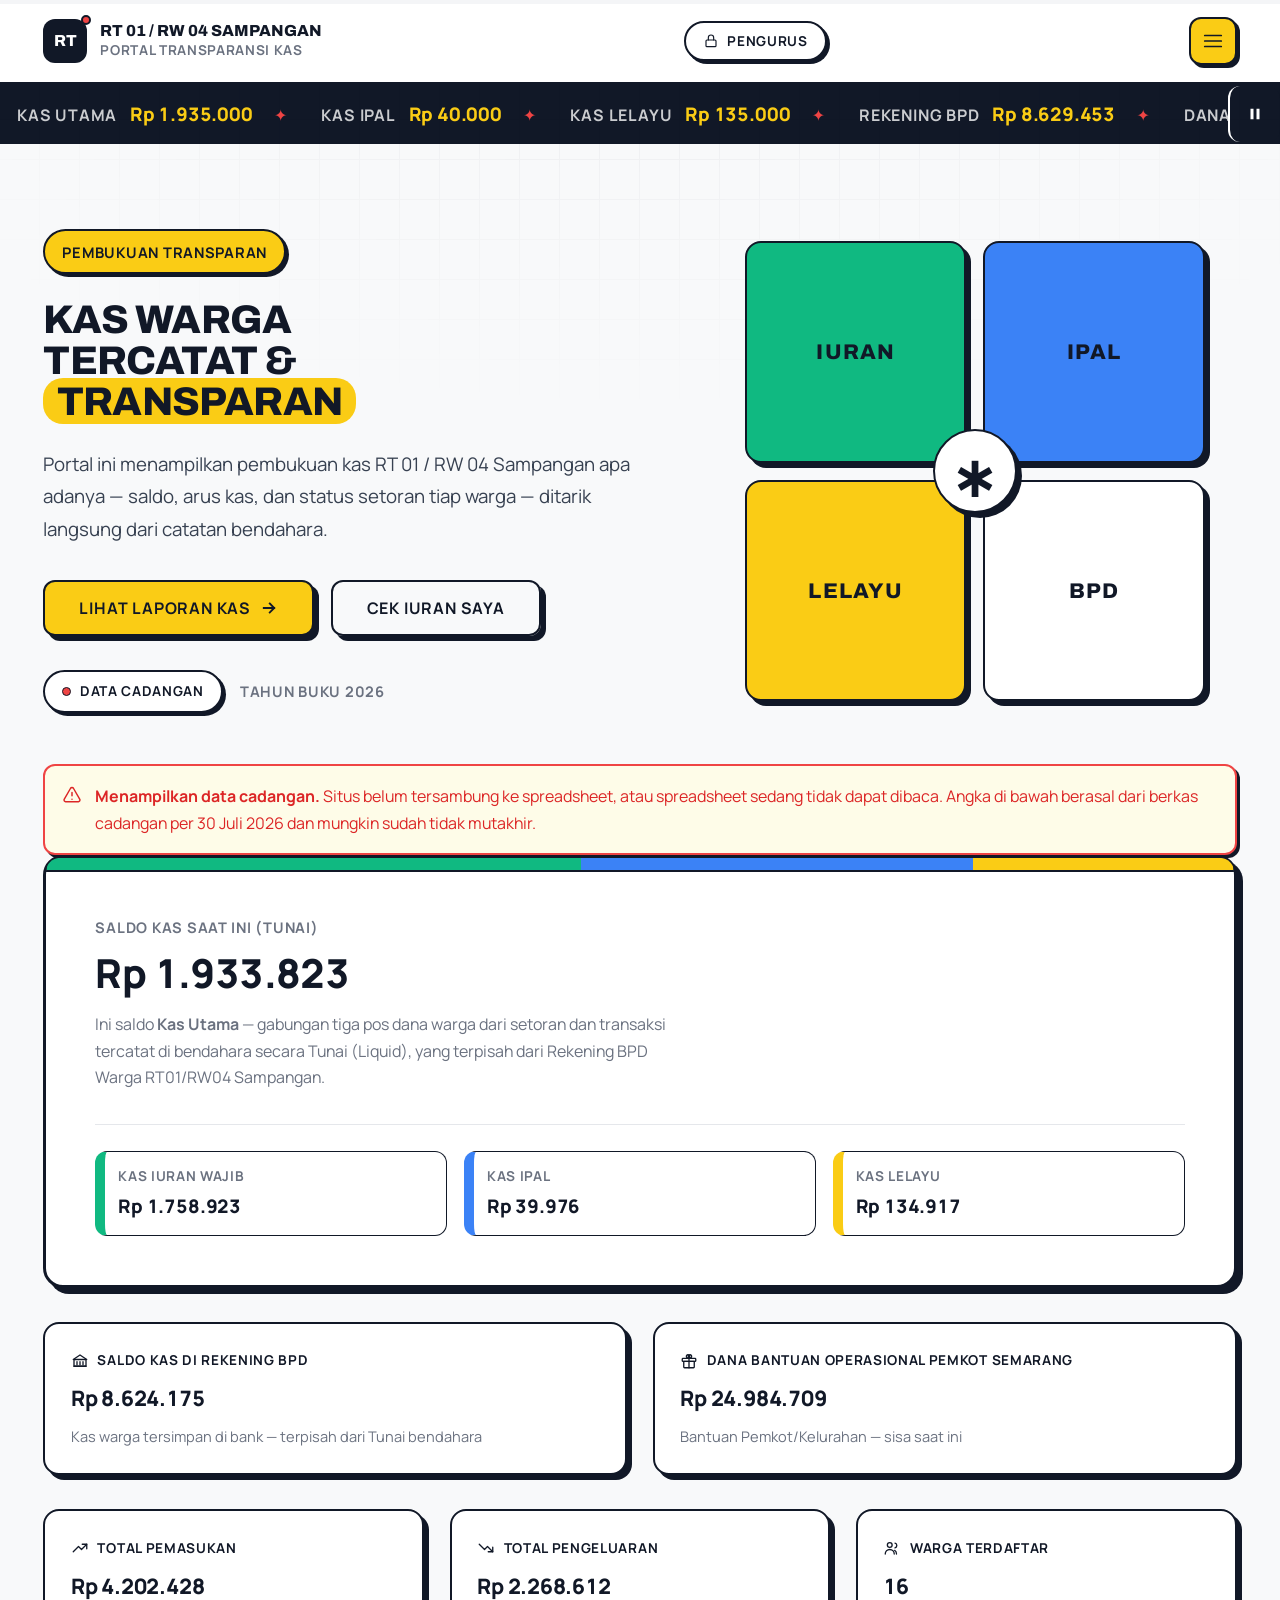
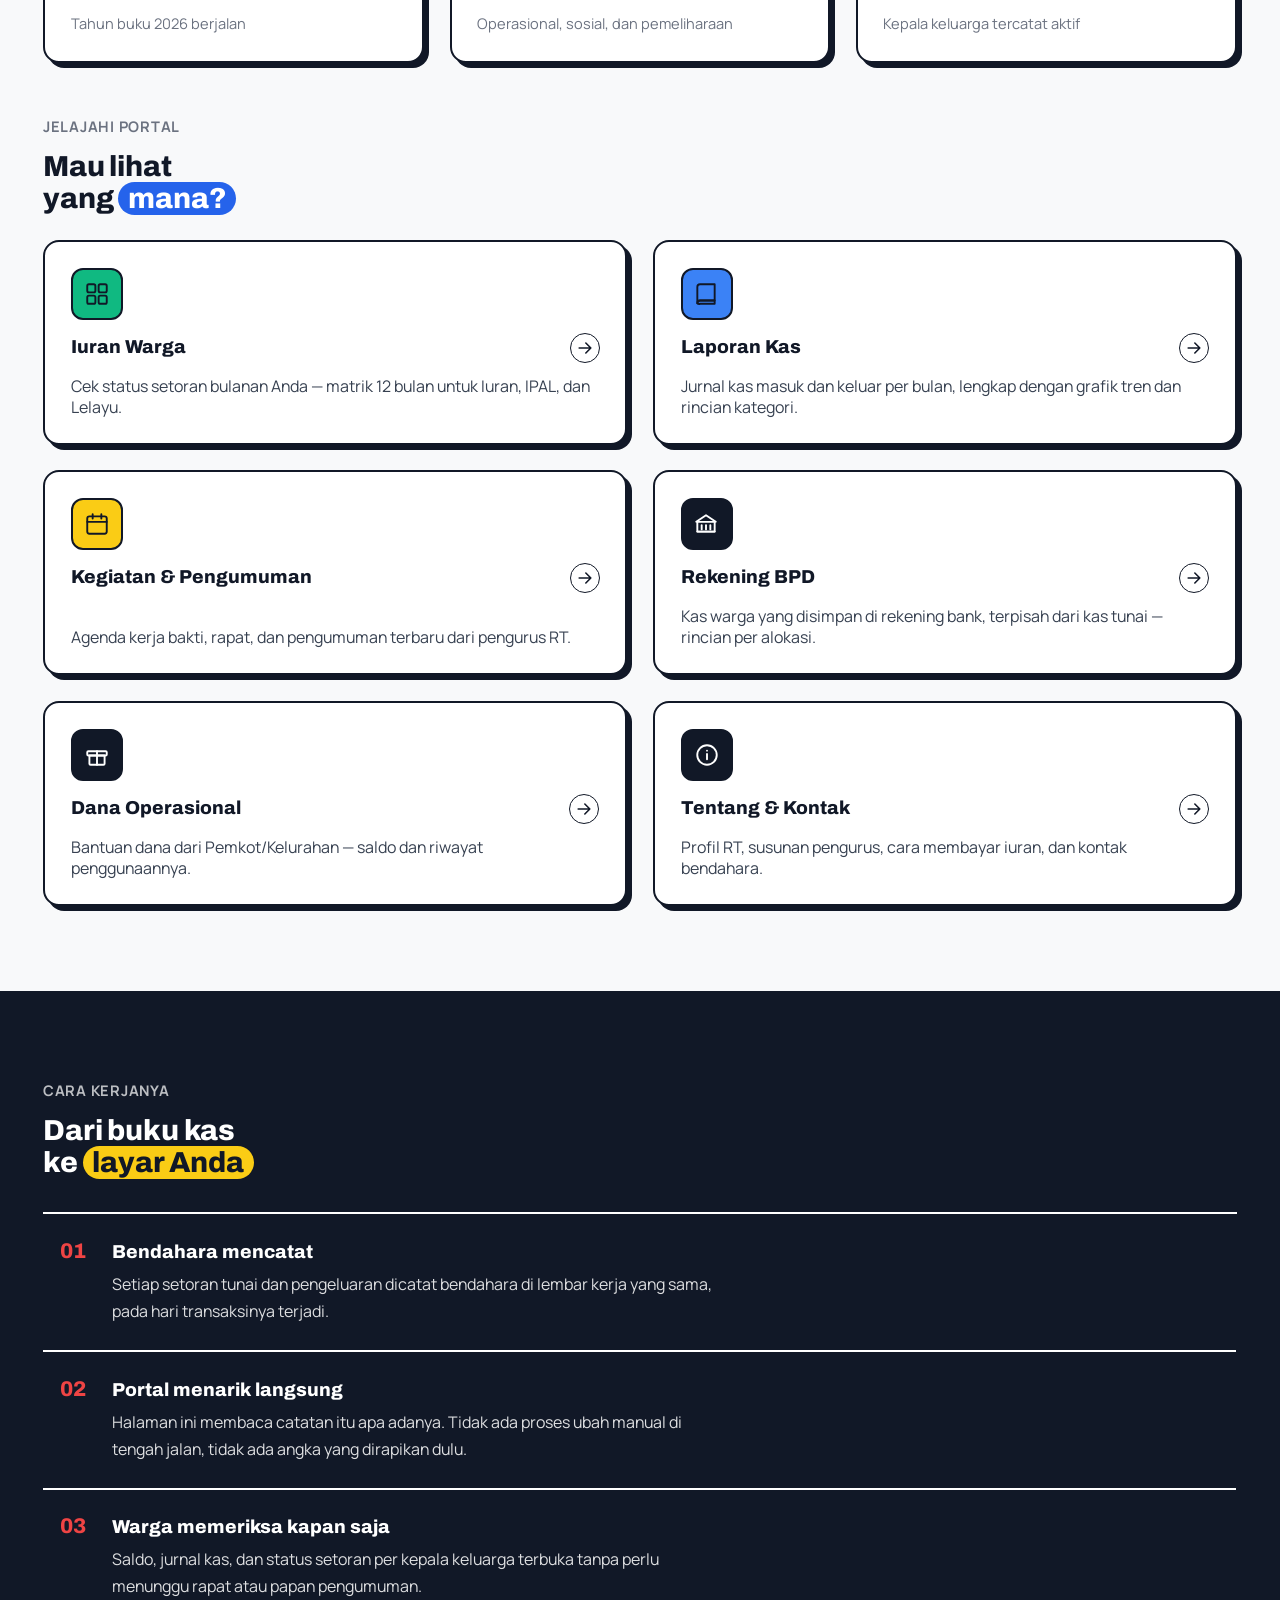
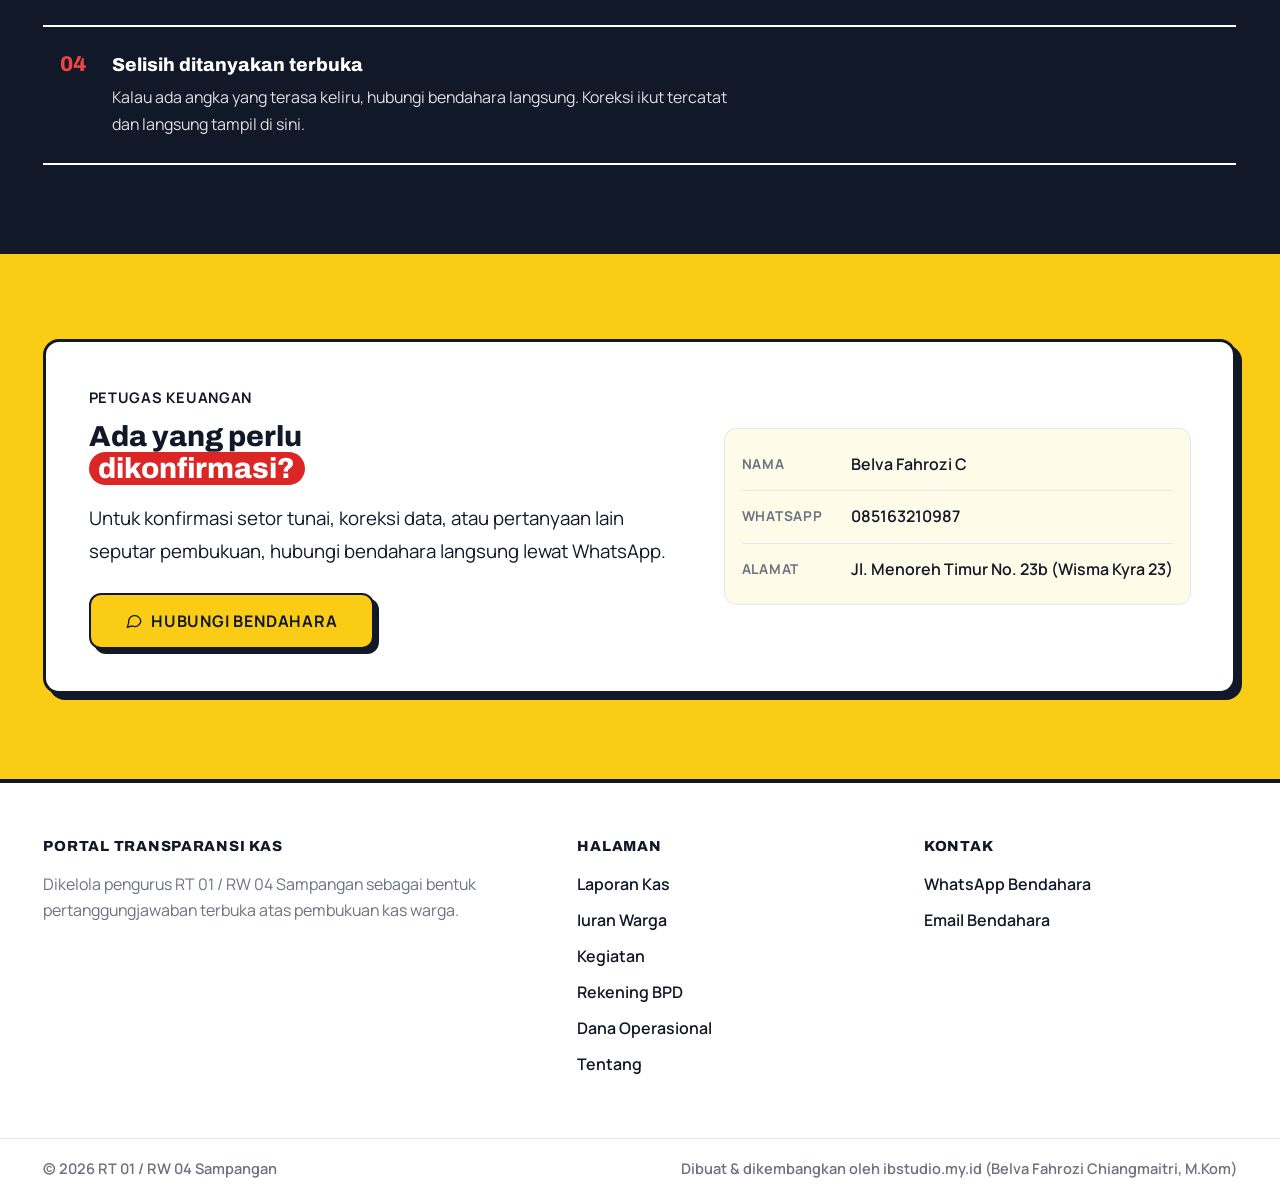
<file: index.html>
<!doctype html>
<html lang="id" class="no-js">
<head>
<meta charset="UTF-8">
<meta name="viewport" content="width=device-width, initial-scale=1">
<title data-pola="{rt} — Portal Transparansi Kas">RT 01 / RW 04 Sampangan — Portal Transparansi Kas</title>
<meta name="description" content="Portal transparansi kas RT 01/RW 04 Sampangan. Lihat saldo kas, jurnal pemasukan-pengeluaran, dan status iuran warga secara terbuka.">
<meta name="color-scheme" content="light">
<link rel="icon" href="data:image/svg+xml,%3Csvg xmlns='http://www.w3.org/2000/svg' viewBox='0 0 24 24'%3E%3Crect width='24' height='24' rx='6' fill='%23FACC15'/%3E%3Crect x='1.25' y='1.25' width='21.5' height='21.5' rx='5' fill='none' stroke='%23111827' stroke-width='2.5'/%3E%3Ctext x='12' y='16.5' font-family='Verdana,sans-serif' font-size='10' font-weight='700' fill='%23111827' text-anchor='middle'%3ERT%3C/text%3E%3C/svg%3E">
<!-- Font dimuat lokal lewat @font-face di tokens.css (lihat catatan di sana).
     Tidak ada permintaan ke CDN Google: situs jadi satu perjalanan jaringan
     lebih ringan, dan di dalam aplikasi Android tipografinya tetap benar saat
     warga sedang offline. -->
<link rel="preload" href="assets/font/archivo-latin-var.woff2" as="font" type="font/woff2" crossorigin>
<link rel="preload" href="assets/font/manrope-latin-var.woff2" as="font" type="font/woff2" crossorigin>
<link rel="stylesheet" href="assets/css/tokens.css">
<link rel="stylesheet" href="assets/css/base.css">
<link rel="stylesheet" href="assets/css/motion.css">
<link rel="stylesheet" href="assets/css/components.css">
</head>
<body>
<div class="scroll-progress" aria-hidden="true"><span class="scroll-progress__bar"></span></div>
<a class="skip-link" href="#konten">Langsung ke konten</a>

<div class="bg-canvas" aria-hidden="true">
  <div class="bg-canvas__aurora bg-canvas__aurora--a"></div>
  <div class="bg-canvas__aurora bg-canvas__aurora--b"></div>
  <div class="bg-canvas__grid"></div>
  <div class="bg-canvas__grain"></div>
</div>

<header class="site-header">
  <div class="container site-header__row">
    <a href="index.html" class="brand">
      <span class="brand__mark" aria-hidden="true">RT</span>
      <span class="brand__text">
        <span class="brand__name" data-isi="nama_rt">RT 01 / RW 04 Sampangan</span>
        <span class="brand__sub">Portal Transparansi Kas</span>
      </span>
    </a>

    <button class="nav-toggle" aria-expanded="false" aria-controls="nav-utama" aria-label="Buka menu navigasi">
      <svg class="nav-toggle__open" width="20" height="20" viewBox="0 0 24 24" fill="none" stroke="currentColor" stroke-width="1.9" stroke-linecap="round"><path d="M3 6h18M3 12h18M3 18h18"/></svg>
      <svg class="nav-toggle__close" width="20" height="20" viewBox="0 0 24 24" fill="none" stroke="currentColor" stroke-width="1.9" stroke-linecap="round"><path d="M18 6 6 18M6 6l12 12"/></svg>
    </button>

    <nav class="nav" id="nav-utama" aria-label="Navigasi utama">
      <a class="nav__link" href="index.html">Beranda</a>
      <a class="nav__link" href="laporan.html">Laporan Kas</a>
      <a class="nav__link" href="iuran.html">Iuran Warga</a>
      <a class="nav__link" href="kegiatan.html">Kegiatan</a>
      <a class="nav__link" href="bank-bpd.html">Rekening BPD</a>
      <a class="nav__link" href="dana-operasional.html">Dana Operasional</a>
      <a class="nav__link" href="tentang.html">Tentang</a>
      <a class="nav__link" href="https://arsip-gratis.my.id" target="_blank" rel="noopener">Simpan File Gratis</a>
    </nav>
  </div>
</header>

<div class="marquee" data-marquee role="complementary" aria-label="Ringkasan saldo kas tercatat">
  <div class="marquee__viewport">
    <div class="marquee__track">
      <div class="marquee__group animate-marquee">
        <span class="marquee__item" data-marquee-pos="saldo"><span class="marquee__label">Kas Utama</span><span class="marquee__nilai num" data-marquee-nilai></span><span class="marquee__sep" aria-hidden="true">&#10022;</span></span>
        <span class="marquee__item" data-marquee-pos="kasIpal"><span class="marquee__label">Kas IPAL</span><span class="marquee__nilai num" data-marquee-nilai></span><span class="marquee__sep" aria-hidden="true">&#10022;</span></span>
        <span class="marquee__item" data-marquee-pos="kasLelayu"><span class="marquee__label">Kas Lelayu</span><span class="marquee__nilai num" data-marquee-nilai></span><span class="marquee__sep" aria-hidden="true">&#10022;</span></span>
        <span class="marquee__item" data-marquee-pos="totalBpd"><span class="marquee__label">Rekening BPD</span><span class="marquee__nilai num" data-marquee-nilai></span><span class="marquee__sep" aria-hidden="true">&#10022;</span></span>
        <span class="marquee__item" data-marquee-pos="danaOperasionalSisa"><span class="marquee__label">Dana Hibah</span><span class="marquee__nilai num" data-marquee-nilai></span><span class="marquee__sep" aria-hidden="true">&#10022;</span></span>
      </div>
      <div class="marquee__group animate-marquee" aria-hidden="true">
        <span class="marquee__item" data-marquee-pos="saldo"><span class="marquee__label">Kas Utama</span><span class="marquee__nilai num" data-marquee-nilai></span><span class="marquee__sep" aria-hidden="true">&#10022;</span></span>
        <span class="marquee__item" data-marquee-pos="kasIpal"><span class="marquee__label">Kas IPAL</span><span class="marquee__nilai num" data-marquee-nilai></span><span class="marquee__sep" aria-hidden="true">&#10022;</span></span>
        <span class="marquee__item" data-marquee-pos="kasLelayu"><span class="marquee__label">Kas Lelayu</span><span class="marquee__nilai num" data-marquee-nilai></span><span class="marquee__sep" aria-hidden="true">&#10022;</span></span>
        <span class="marquee__item" data-marquee-pos="totalBpd"><span class="marquee__label">Rekening BPD</span><span class="marquee__nilai num" data-marquee-nilai></span><span class="marquee__sep" aria-hidden="true">&#10022;</span></span>
        <span class="marquee__item" data-marquee-pos="danaOperasionalSisa"><span class="marquee__label">Dana Hibah</span><span class="marquee__nilai num" data-marquee-nilai></span><span class="marquee__sep" aria-hidden="true">&#10022;</span></span>
      </div>
    </div>
  </div>
  <button class="marquee__jeda" type="button" aria-pressed="false" data-marquee-jeda>
    <span class="sr-only">Hentikan teks berjalan</span>
    <svg class="marquee__ikon marquee__ikon--jeda" width="18" height="18" viewBox="0 0 24 24" fill="currentColor" aria-hidden="true"><rect x="6" y="5" width="4" height="14"/><rect x="14" y="5" width="4" height="14"/></svg>
    <svg class="marquee__ikon marquee__ikon--main" width="18" height="18" viewBox="0 0 24 24" fill="currentColor" aria-hidden="true"><path d="M7 4l12 8-12 8z"/></svg>
  </button>
</div>

<main class="site-main" id="konten">

  <!-- ============================== HERO ============================== -->
  <section class="hero">
    <div class="container hero__grid">
      <div>
        <p class="eyebrow eyebrow--badge reveal">Pembukuan Transparan</p>
        <h1 class="hero__title reveal">
          Kas Warga<br>
          Tercatat &amp;<br>
          <!-- Kuning, bukan merah. Pil sorotan judul hero adalah penanda
               identitas halaman (spesifikasi bagian B), dan merah di situs ini
               sudah punya satu arti tetap: uang keluar atau ada yang salah. -->
          <span class="highlight-yellow">Transparan</span>
        </h1>
        <p class="lede reveal">
          Portal ini menampilkan pembukuan kas <span data-isi="nama_rt">RT 01/RW 04 Sampangan</span>
          apa adanya &mdash; saldo, arus kas, dan status setoran tiap warga &mdash; ditarik langsung
          dari catatan bendahara.
        </p>

        <div class="hero__aksi reveal">
          <a class="btn btn--accent" href="laporan.html">
            Lihat Laporan Kas
            <svg width="18" height="18" viewBox="0 0 24 24" fill="none" stroke="currentColor" stroke-width="2.4" stroke-linecap="square" aria-hidden="true"><path d="M5 12h14M13 6l6 6-6 6"/></svg>
          </a>
          <a class="btn btn--outline" href="iuran.html">Cek Iuran Saya</a>
        </div>

        <div class="hero__meta reveal">
          <span class="hero__stamp" data-stempel>
            <span class="live-dot live-dot--stale"></span><span>Memuat data&hellip;</span>
          </span>
          <span class="dim upper">Tahun buku <span data-isi="tahun">2026</span></span>
        </div>
      </div>

      <!-- Kolase dekoratif: keempat kantong dana sebagai balok warna. Murni
           visual — setiap namanya juga tertulis di kartu saldo di bawah, jadi
           tidak ada informasi yang hilang kalau blok ini tidak terbaca. -->
      <div class="hero__collage reveal" aria-hidden="true">
        <div class="hero__block hero__block--iuran">Iuran</div>
        <div class="hero__block hero__block--ipal">IPAL</div>
        <div class="hero__block hero__block--lelayu">Lelayu</div>
        <div class="hero__block hero__block--bpd">BPD</div>
        <div class="hero__star"><span>&lowast;</span></div>
      </div>
    </div>
  </section>

  <div class="container" data-sumber-data></div>

  <!-- =========================== SALDO KAS ============================= -->
  <section class="container">
    <div class="balance reveal" data-loading>
      <div class="balance__label">
        <p class="eyebrow">Saldo Kas Saat Ini (TUNAI)</p>
      </div>
      <p class="balance__amount num" data-nilai="0" data-bentuk="rupiah" data-target="saldo">
        <span class="skeleton skeleton-line" style="width:12ch"></span>
      </p>
      <p class="balance__note">
        Ini saldo <strong>Kas Utama</strong> &mdash; gabungan tiga pos dana warga dari setoran dan transaksi tercatat di bendahara secara Tunai (Liquid),
        yang terpisah dari Rekening BPD Warga RT01/RW04 Sampangan.
      </p>

      <div class="balance__split">
        <div class="fund fund--iuran">
          <span class="fund__name">Kas Iuran Wajib</span>
          <span class="fund__value num" data-nilai="0" data-target="kasIuran">&mdash;</span>
        </div>
        <div class="fund fund--ipal">
          <span class="fund__name">Kas IPAL</span>
          <span class="fund__value num" data-nilai="0" data-target="kasIpal">&mdash;</span>
        </div>
        <div class="fund fund--lelayu">
          <span class="fund__name">Kas Lelayu</span>
          <span class="fund__value num" data-nilai="0" data-target="kasLelayu">&mdash;</span>
        </div>
      </div>
    </div>
  </section>

  <!-- ================ KANTONG DANA LAIN (terpisah, lihat CP-14) ========== -->
  <section class="section" style="padding-block: var(--sp-6) 0">
    <div class="container grid grid-2 reveal-group">
      <a class="stat reveal" href="bank-bpd.html" style="text-decoration:none;color:inherit">
        <div class="stat__head">
          <svg width="17" height="17" viewBox="0 0 24 24" fill="none" stroke="currentColor" stroke-width="1.75" stroke-linecap="round" stroke-linejoin="round" aria-hidden="true"><path d="M3 10 12 4l9 6"/><path d="M4 10h16v9H4z"/><path d="M4 19h16"/><path d="M8 13v4M12 13v4M16 13v4"/></svg>
          <span class="stat__label">Saldo Kas di Rekening BPD</span>
        </div>
        <p class="stat__value num" data-nilai="0" data-target="totalBpd">&mdash;</p>
        <p class="stat__foot">Kas warga tersimpan di bank &mdash; terpisah dari Tunai bendahara</p>
      </a>

      <a class="stat reveal" href="dana-operasional.html" style="text-decoration:none;color:inherit">
        <div class="stat__head">
          <svg width="17" height="17" viewBox="0 0 24 24" fill="none" stroke="currentColor" stroke-width="1.75" stroke-linecap="round" stroke-linejoin="round" aria-hidden="true"><rect x="3" y="8.5" width="18" height="4" rx="1"/><path d="M5 12.5h14V20a1 1 0 0 1-1 1H6a1 1 0 0 1-1-1z"/><path d="M12 8.5V21"/><path d="M12 8.5c-1.2 0-3.5-.6-3.5-2.7A2.05 2.05 0 0 1 10.5 3.7c1.7 0 2.5 2.3 2.5 4.8Z"/><path d="M12 8.5c1.2 0 3.5-.6 3.5-2.7a2.05 2.05 0 0 0-2-2.1c-1.7 0-2.5 2.3-2.5 4.8Z"/></svg>
          <span class="stat__label">Dana Bantuan Operasional Pemkot Semarang</span>
        </div>
        <p class="stat__value num" data-nilai="0" data-target="danaOperasionalSisa">&mdash;</p>
        <p class="stat__foot">Bantuan Pemkot/Kelurahan &mdash; sisa saat ini</p>
      </a>
    </div>
  </section>

  <!-- ========================== STATISTIK RINGKAS ======================= -->
  <section class="section" style="padding-block: var(--sp-6) var(--sp-7)">
    <div class="container grid grid-3 reveal-group">
      <div class="stat reveal">
        <div class="stat__head">
          <svg width="17" height="17" viewBox="0 0 24 24" fill="none" stroke="currentColor" stroke-width="1.75" stroke-linecap="round" stroke-linejoin="round" aria-hidden="true"><path d="M3 17 10 10l4 4 7-7"/><path d="M15 7h6v6"/></svg>
          <span class="stat__label">Total Pemasukan</span>
        </div>
        <p class="stat__value num" data-nilai="0" data-target="totalMasuk">&mdash;</p>
        <p class="stat__foot">Tahun buku <span data-isi="tahun">2026</span> berjalan</p>
      </div>

      <div class="stat reveal">
        <div class="stat__head">
          <svg width="17" height="17" viewBox="0 0 24 24" fill="none" stroke="currentColor" stroke-width="1.75" stroke-linecap="round" stroke-linejoin="round" aria-hidden="true"><path d="M3 7 10 14l4-4 7 7"/><path d="M15 17h6v-6"/></svg>
          <span class="stat__label">Total Pengeluaran</span>
        </div>
        <p class="stat__value num" data-nilai="0" data-target="totalKeluar">&mdash;</p>
        <p class="stat__foot">Operasional, sosial, dan pemeliharaan</p>
      </div>

      <div class="stat reveal">
        <div class="stat__head">
          <svg width="17" height="17" viewBox="0 0 24 24" fill="none" stroke="currentColor" stroke-width="1.75" stroke-linecap="round" stroke-linejoin="round" aria-hidden="true"><circle cx="9" cy="8" r="3.2"/><path d="M3 20a6 6 0 0 1 12 0"/><path d="M16 5.5a3.2 3.2 0 0 1 0 6.2"/><path d="M18 20a6 6 0 0 0-2.5-4.9"/></svg>
          <span class="stat__label">Warga Terdaftar</span>
        </div>
        <p class="stat__value num" data-nilai="0" data-bentuk="angka" data-target="jumlahKK">&mdash;</p>
        <p class="stat__foot">Kepala keluarga tercatat aktif</p>
      </div>
    </div>
  </section>

  <!-- ============================ TOMBOL BESAR ========================== -->
  <section class="section" style="padding-top:0">
    <div class="container">
      <div class="page-head__row mb-5 reveal">
        <div>
          <p class="eyebrow">Jelajahi Portal</p>
          <h2 style="margin-top:var(--sp-3)">
            Mau lihat<br>yang <span class="highlight-blue">mana?</span>
          </h2>
        </div>
      </div>

      <div class="grid grid-2 reveal-group" role="list" aria-label="Pintasan ke halaman lain">
        <a class="doorway doorway--iuran reveal" href="iuran.html" role="listitem">
          <span class="doorway__icon">
            <svg viewBox="0 0 24 24" fill="none" stroke="currentColor" stroke-width="1.75" stroke-linecap="round" stroke-linejoin="round" aria-hidden="true"><rect x="3" y="3" width="7.5" height="7.5" rx="1.5"/><rect x="13.5" y="3" width="7.5" height="7.5" rx="1.5"/><rect x="3" y="13.5" width="7.5" height="7.5" rx="1.5"/><rect x="13.5" y="13.5" width="7.5" height="7.5" rx="1.5"/></svg>
          </span>
          <span class="doorway__title">
            Iuran Warga
            <svg width="19" height="19" viewBox="0 0 24 24" fill="none" stroke="currentColor" stroke-width="1.9" stroke-linecap="round" stroke-linejoin="round" aria-hidden="true"><path d="M5 12h14M13 6l6 6-6 6"/></svg>
          </span>
          <span class="doorway__desc">Cek status setoran bulanan Anda &mdash; matrik 12 bulan untuk Iuran, IPAL, dan Lelayu.</span>
        </a>

        <a class="doorway doorway--ipal reveal" href="laporan.html" role="listitem">
          <span class="doorway__icon">
            <svg viewBox="0 0 24 24" fill="none" stroke="currentColor" stroke-width="1.75" stroke-linecap="round" stroke-linejoin="round" aria-hidden="true"><path d="M4 5.5A2.5 2.5 0 0 1 6.5 3H20v15H6.5A2.5 2.5 0 0 0 4 20.5z"/><path d="M4 20.5A2.5 2.5 0 0 1 6.5 18H20v3H6.5A2.5 2.5 0 0 1 4 20.5z"/></svg>
          </span>
          <span class="doorway__title">
            Laporan Kas
            <svg width="19" height="19" viewBox="0 0 24 24" fill="none" stroke="currentColor" stroke-width="1.9" stroke-linecap="round" stroke-linejoin="round" aria-hidden="true"><path d="M5 12h14M13 6l6 6-6 6"/></svg>
          </span>
          <span class="doorway__desc">Jurnal kas masuk dan keluar per bulan, lengkap dengan grafik tren dan rincian kategori.</span>
        </a>

        <a class="doorway doorway--lelayu reveal" href="kegiatan.html" role="listitem">
          <span class="doorway__icon">
            <svg viewBox="0 0 24 24" fill="none" stroke="currentColor" stroke-width="1.75" stroke-linecap="round" stroke-linejoin="round" aria-hidden="true"><rect x="3" y="5" width="18" height="16" rx="2"/><path d="M3 10h18M8 3v4M16 3v4"/></svg>
          </span>
          <span class="doorway__title">
            Kegiatan &amp; Pengumuman
            <svg width="19" height="19" viewBox="0 0 24 24" fill="none" stroke="currentColor" stroke-width="1.9" stroke-linecap="round" stroke-linejoin="round" aria-hidden="true"><path d="M5 12h14M13 6l6 6-6 6"/></svg>
          </span>
          <span class="doorway__desc">Agenda kerja bakti, rapat, dan pengumuman terbaru dari pengurus RT.</span>
        </a>

        <a class="doorway reveal" href="bank-bpd.html" role="listitem" style="--door-color:var(--ink);--door-soft:var(--surface-alt)">
          <span class="doorway__icon">
            <svg viewBox="0 0 24 24" fill="none" stroke="currentColor" stroke-width="1.75" stroke-linecap="round" stroke-linejoin="round" aria-hidden="true"><path d="M3 10 12 4l9 6"/><path d="M4 10h16v9H4z"/><path d="M4 19h16"/><path d="M8 13v4M12 13v4M16 13v4"/></svg>
          </span>
          <span class="doorway__title">
            Rekening BPD
            <svg width="19" height="19" viewBox="0 0 24 24" fill="none" stroke="currentColor" stroke-width="1.9" stroke-linecap="round" stroke-linejoin="round" aria-hidden="true"><path d="M5 12h14M13 6l6 6-6 6"/></svg>
          </span>
          <span class="doorway__desc">Kas warga yang disimpan di rekening bank, terpisah dari kas tunai &mdash; rincian per alokasi.</span>
        </a>

        <a class="doorway reveal" href="dana-operasional.html" role="listitem" style="--door-color:var(--ink);--door-soft:var(--surface-alt)">
          <span class="doorway__icon">
            <svg viewBox="0 0 24 24" fill="none" stroke="currentColor" stroke-width="1.75" stroke-linecap="round" stroke-linejoin="round" aria-hidden="true"><rect x="3" y="8.5" width="18" height="4" rx="1"/><path d="M5 12.5h14V20a1 1 0 0 1-1 1H6a1 1 0 0 1-1-1z"/><path d="M12 8.5V21"/></svg>
          </span>
          <span class="doorway__title">
            Dana Operasional
            <svg width="19" height="19" viewBox="0 0 24 24" fill="none" stroke="currentColor" stroke-width="1.9" stroke-linecap="round" stroke-linejoin="round" aria-hidden="true"><path d="M5 12h14M13 6l6 6-6 6"/></svg>
          </span>
          <span class="doorway__desc">Bantuan dana dari Pemkot/Kelurahan &mdash; saldo dan riwayat penggunaannya.</span>
        </a>

        <a class="doorway reveal" href="tentang.html" role="listitem" style="--door-color:var(--ink);--door-soft:var(--surface-alt)">
          <span class="doorway__icon">
            <svg viewBox="0 0 24 24" fill="none" stroke="currentColor" stroke-width="1.75" stroke-linecap="round" stroke-linejoin="round" aria-hidden="true"><circle cx="12" cy="12" r="9"/><path d="M12 11v5M12 8h.01"/></svg>
          </span>
          <span class="doorway__title">
            Tentang &amp; Kontak
            <svg width="19" height="19" viewBox="0 0 24 24" fill="none" stroke="currentColor" stroke-width="1.9" stroke-linecap="round" stroke-linejoin="round" aria-hidden="true"><path d="M5 12h14M13 6l6 6-6 6"/></svg>
          </span>
          <span class="doorway__desc">Profil RT, susunan pengurus, cara membayar iuran, dan kontak bendahara.</span>
        </a>
      </div>
    </div>
  </section>

  <!-- ===================== CARA PORTAL INI BEKERJA ======================
       Padanan section "Services" pada tema BRUTAL: latar hitam penuh, daftar
       bernomor 01–04, nomor merah, pemisah putih tebal. -->
  <section class="section section--dark">
    <div class="container">
      <p class="eyebrow reveal">Cara Kerjanya</p>
      <h2 class="mt-3 mb-6 reveal">
        Dari buku kas<br>ke <span class="highlight-yellow">layar Anda</span>
      </h2>

      <ol class="numbered reveal-group">
        <li class="numbered__item reveal">
          <span class="numbered__num">01</span>
          <div class="numbered__body">
            <h3 class="numbered__title">Bendahara mencatat</h3>
            <p class="numbered__desc">Setiap setoran tunai dan pengeluaran dicatat bendahara di lembar kerja yang sama, pada hari transaksinya terjadi.</p>
          </div>
        </li>
        <li class="numbered__item reveal">
          <span class="numbered__num">02</span>
          <div class="numbered__body">
            <h3 class="numbered__title">Portal menarik langsung</h3>
            <p class="numbered__desc">Halaman ini membaca catatan itu apa adanya. Tidak ada proses ubah manual di tengah jalan, tidak ada angka yang dirapikan dulu.</p>
          </div>
        </li>
        <li class="numbered__item reveal">
          <span class="numbered__num">03</span>
          <div class="numbered__body">
            <h3 class="numbered__title">Warga memeriksa kapan saja</h3>
            <p class="numbered__desc">Saldo, jurnal kas, dan status setoran per kepala keluarga terbuka tanpa perlu menunggu rapat atau papan pengumuman.</p>
          </div>
        </li>
        <li class="numbered__item reveal">
          <span class="numbered__num">04</span>
          <div class="numbered__body">
            <h3 class="numbered__title">Selisih ditanyakan terbuka</h3>
            <p class="numbered__desc">Kalau ada angka yang terasa keliru, hubungi bendahara langsung. Koreksi ikut tercatat dan langsung tampil di sini.</p>
          </div>
        </li>
      </ol>
    </div>
  </section>

  <!-- ========================== KONTAK BENDAHARA ========================
       Latar kuning penuh (--cta), kartu putih melayang di atasnya. -->
  <section class="section section--cta">
    <div class="container">
      <div class="contact reveal">
        <div>
          <p class="eyebrow">Petugas Keuangan</p>
          <h3 style="margin-top:var(--sp-3);font-size:var(--fs-xl)">
            Ada yang perlu<br><span class="highlight-red">dikonfirmasi?</span>
          </h3>
          <p class="lede" style="margin-top:var(--sp-4)">
            Untuk konfirmasi setor tunai, koreksi data, atau pertanyaan lain seputar
            pembukuan, hubungi bendahara langsung lewat WhatsApp.
          </p>
          <a class="btn btn--accent mt-5" id="btn-wa-hero" href="#" target="_blank" rel="noopener noreferrer">
            <svg width="18" height="18" viewBox="0 0 24 24" fill="none" stroke="currentColor" stroke-width="1.75" stroke-linecap="round" stroke-linejoin="round" aria-hidden="true"><path d="M21 11.5a8 8 0 0 1-11.7 7.1L3 20.5l1.9-6.1A8 8 0 1 1 21 11.5Z"/></svg>
            Hubungi Bendahara
          </a>
        </div>

        <div class="contact__rows" id="kartu-bendahara">
          <div class="contact__row"><span class="contact__key">Nama</span><span class="contact__val" data-isi-bendahara="nama">&mdash;</span></div>
          <div class="contact__row"><span class="contact__key">WhatsApp</span><span class="contact__val" data-isi-bendahara="wa">&mdash;</span></div>
          <div class="contact__row"><span class="contact__key">Alamat</span><span class="contact__val" data-isi-bendahara="alamat">&mdash;</span></div>
        </div>
      </div>
    </div>
  </section>

</main>

<footer class="site-footer">
  <div class="container site-footer__grid">
    <div>
      <p class="site-footer__title">Portal Transparansi Kas</p>
      <p class="fs-sm muted measure">
        Dikelola pengurus <span data-isi="nama_rt">RT 01/RW 04 Sampangan</span> sebagai bentuk
        pertanggungjawaban terbuka atas pembukuan kas warga.
      </p>
    </div>
    <div>
      <p class="site-footer__title">Halaman</p>
      <a class="site-footer__link" href="laporan.html" style="display:block">Laporan Kas</a>
      <a class="site-footer__link" href="iuran.html" style="display:block">Iuran Warga</a>
      <a class="site-footer__link" href="kegiatan.html" style="display:block">Kegiatan</a>
      <a class="site-footer__link" href="bank-bpd.html" style="display:block">Rekening BPD</a>
      <a class="site-footer__link" href="dana-operasional.html" style="display:block">Dana Operasional</a>
      <a class="site-footer__link" href="tentang.html" style="display:block">Tentang</a>
    </div>
    <div>
      <p class="site-footer__title">Kontak</p>
      <a class="site-footer__link" id="footer-wa" href="#" target="_blank" rel="noopener noreferrer" style="display:block">WhatsApp Bendahara</a>
      <a class="site-footer__link" id="footer-email" href="#" style="display:block">Email Bendahara</a>
    </div>
  </div>
  <div class="container site-footer__bottom">
    <span>&copy; <span data-isi="tahun_sekarang">2026</span> <span data-isi="nama_rt">RT 01/RW 04 Sampangan</span></span>
    <span>Dibuat &amp; dikembangkan oleh ibstudio.my.id (Belva Fahrozi Chiangmaitri, M.Kom)</span>
  </div>
</footer>

<script type="module" src="assets/js/pages/beranda.js"></script>
</body>
</html>
</file>
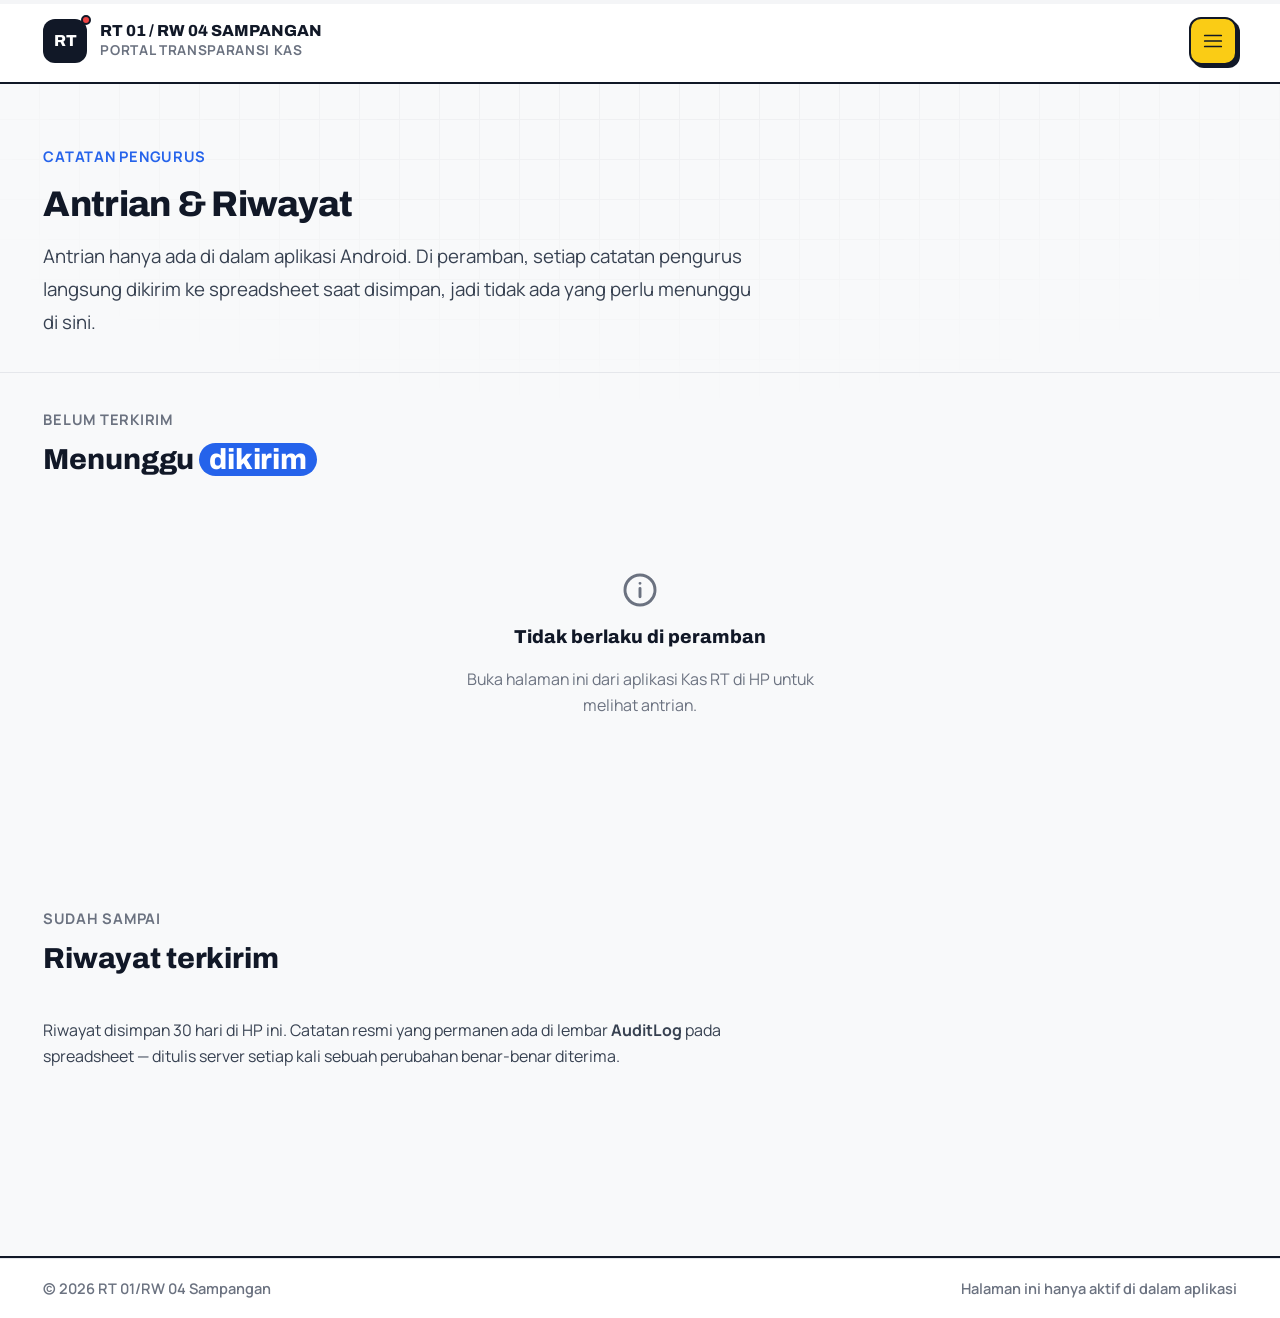
<file: antrian.html>
<!doctype html>
<html lang="id" class="no-js">
<head>
<meta charset="UTF-8">
<meta name="viewport" content="width=device-width, initial-scale=1">
<title data-pola="Antrian &amp; Riwayat — {rt}">Antrian &amp; Riwayat — RT 01/RW 04 Sampangan</title>
<meta name="description" content="Daftar catatan pengurus yang belum terkirim ke spreadsheet, dan perubahan yang perlu ditinjau.">
<meta name="color-scheme" content="light">
<meta name="robots" content="noindex">
<link rel="icon" href="data:image/svg+xml,%3Csvg xmlns='http://www.w3.org/2000/svg' viewBox='0 0 24 24'%3E%3Crect width='24' height='24' rx='6' fill='%23FACC15'/%3E%3Crect x='1.25' y='1.25' width='21.5' height='21.5' rx='5' fill='none' stroke='%23111827' stroke-width='2.5'/%3E%3Ctext x='12' y='16.5' font-family='Verdana,sans-serif' font-size='10' font-weight='700' fill='%23111827' text-anchor='middle'%3ERT%3C/text%3E%3C/svg%3E">
<!-- Font dimuat lokal lewat @font-face di tokens.css (lihat catatan di sana).
     Tidak ada permintaan ke CDN Google: situs jadi satu perjalanan jaringan
     lebih ringan, dan di dalam aplikasi Android tipografinya tetap benar saat
     warga sedang offline. -->
<link rel="preload" href="assets/font/archivo-latin-var.woff2" as="font" type="font/woff2" crossorigin>
<link rel="preload" href="assets/font/manrope-latin-var.woff2" as="font" type="font/woff2" crossorigin>
<link rel="stylesheet" href="assets/css/tokens.css">
<link rel="stylesheet" href="assets/css/base.css">
<link rel="stylesheet" href="assets/css/motion.css">
<link rel="stylesheet" href="assets/css/components.css">
</head>
<body>
<!--
  HALAMAN KHUSUS APLIKASI.

  Dibuat sebagai halaman web, bukan layar native, dengan sengaja: isinya
  memperbandingkan angka rupiah, tanggal, dan nama kolom lembar — persis
  jenis tampilan yang sudah punya komponennya di sini (kartu, tabel, lencana,
  tombol brutalist). Membangunnya lagi dengan View Android berarti memelihara
  dua bahasa desain untuk satu produk, dan yang kedua pasti akan tertinggal.

  Dibuka lewat peramban biasa, halaman ini menjelaskan dirinya dan berhenti —
  tidak ada antrian di luar aplikasi.
-->
<div class="scroll-progress" aria-hidden="true"><span class="scroll-progress__bar"></span></div>
<a class="skip-link" href="#konten">Langsung ke konten</a>

<div class="bg-canvas" aria-hidden="true">
  <div class="bg-canvas__grid"></div>
</div>

<header class="site-header">
  <div class="container site-header__row">
    <a href="index.html" class="brand">
      <span class="brand__mark" aria-hidden="true">RT</span>
      <span class="brand__text">
        <span class="brand__name" data-isi="nama_rt">RT 01 / RW 04 Sampangan</span>
        <span class="brand__sub">Portal Transparansi Kas</span>
      </span>
    </a>

    <button class="nav-toggle" aria-expanded="false" aria-controls="nav-utama" aria-label="Buka menu navigasi">
      <svg class="nav-toggle__open" width="20" height="20" viewBox="0 0 24 24" fill="none" stroke="currentColor" stroke-width="1.9" stroke-linecap="round"><path d="M3 6h18M3 12h18M3 18h18"/></svg>
      <svg class="nav-toggle__close" width="20" height="20" viewBox="0 0 24 24" fill="none" stroke="currentColor" stroke-width="1.9" stroke-linecap="round"><path d="M18 6 6 18M6 6l12 12"/></svg>
    </button>

    <nav class="nav" id="nav-utama" aria-label="Navigasi utama">
      <a class="nav__link" href="index.html">Beranda</a>
      <a class="nav__link" href="laporan.html">Laporan Kas</a>
      <a class="nav__link" href="iuran.html">Iuran Warga</a>
      <a class="nav__link" href="kegiatan.html">Kegiatan</a>
      <a class="nav__link" href="bank-bpd.html">Rekening BPD</a>
      <a class="nav__link" href="dana-operasional.html">Dana Operasional</a>
      <a class="nav__link" href="tentang.html">Tentang</a>
      <a class="nav__link" href="https://arsip-gratis.my.id" target="_blank" rel="noopener">Simpan File Gratis</a>
    </nav>
  </div>
</header>

<main class="site-main" id="konten">

  <div class="page-head">
    <div class="container">
      <p class="eyebrow eyebrow--accent reveal">Catatan Pengurus</p>
      <h1 class="page-head__title reveal">Antrian &amp; Riwayat</h1>
      <p class="lede reveal" id="ringkasan">
        Catatan yang Anda buat saat tidak ada internet menunggu di sini sampai
        berhasil dikirim ke spreadsheet.
      </p>
    </div>
  </div>

  <!-- Perlu ditinjau: bentrok dan penolakan. Ditaruh PALING ATAS karena
       inilah satu-satunya bagian halaman ini yang menunggu keputusan orang. -->
  <section class="container section" style="padding-top:var(--sp-6)" id="bagian-tinjau" hidden>
    <div class="page-head__row mb-5 reveal">
      <div>
        <p class="eyebrow">Butuh Keputusan Anda</p>
        <h2 style="margin-top:var(--sp-3)">Perlu <span class="highlight-red">ditinjau</span></h2>
      </div>
    </div>
    <div id="daftar-tinjau" class="antrian-daftar"></div>
  </section>

  <section class="container section" style="padding-top:var(--sp-6)">
    <div class="page-head__row mb-5 reveal">
      <div>
        <p class="eyebrow">Belum Terkirim</p>
        <h2 style="margin-top:var(--sp-3)">Menunggu <span class="highlight-blue">dikirim</span></h2>
      </div>
    </div>
    <div id="daftar-tertunda" class="antrian-daftar"></div>
  </section>

  <section class="container section" style="padding-top:var(--sp-6)">
    <div class="page-head__row mb-5 reveal">
      <div>
        <p class="eyebrow">Sudah Sampai</p>
        <h2 style="margin-top:var(--sp-3)">Riwayat terkirim</h2>
      </div>
    </div>
    <div id="daftar-terkirim" class="antrian-daftar"></div>
    <p class="fs-sm muted measure mt-4">
      Riwayat disimpan 30 hari di HP ini. Catatan resmi yang permanen ada di
      lembar <strong>AuditLog</strong> pada spreadsheet — ditulis server setiap
      kali sebuah perubahan benar-benar diterima.
    </p>
  </section>

</main>

<footer class="site-footer">
  <div class="container site-footer__bottom">
    <span>&copy; <span data-isi="tahun_sekarang">2026</span> <span data-isi="nama_rt">RT 01/RW 04 Sampangan</span></span>
    <span>Halaman ini hanya aktif di dalam aplikasi</span>
  </div>
</footer>

<script type="module" src="assets/js/pages/antrian.js"></script>
</body>
</html>
</file>
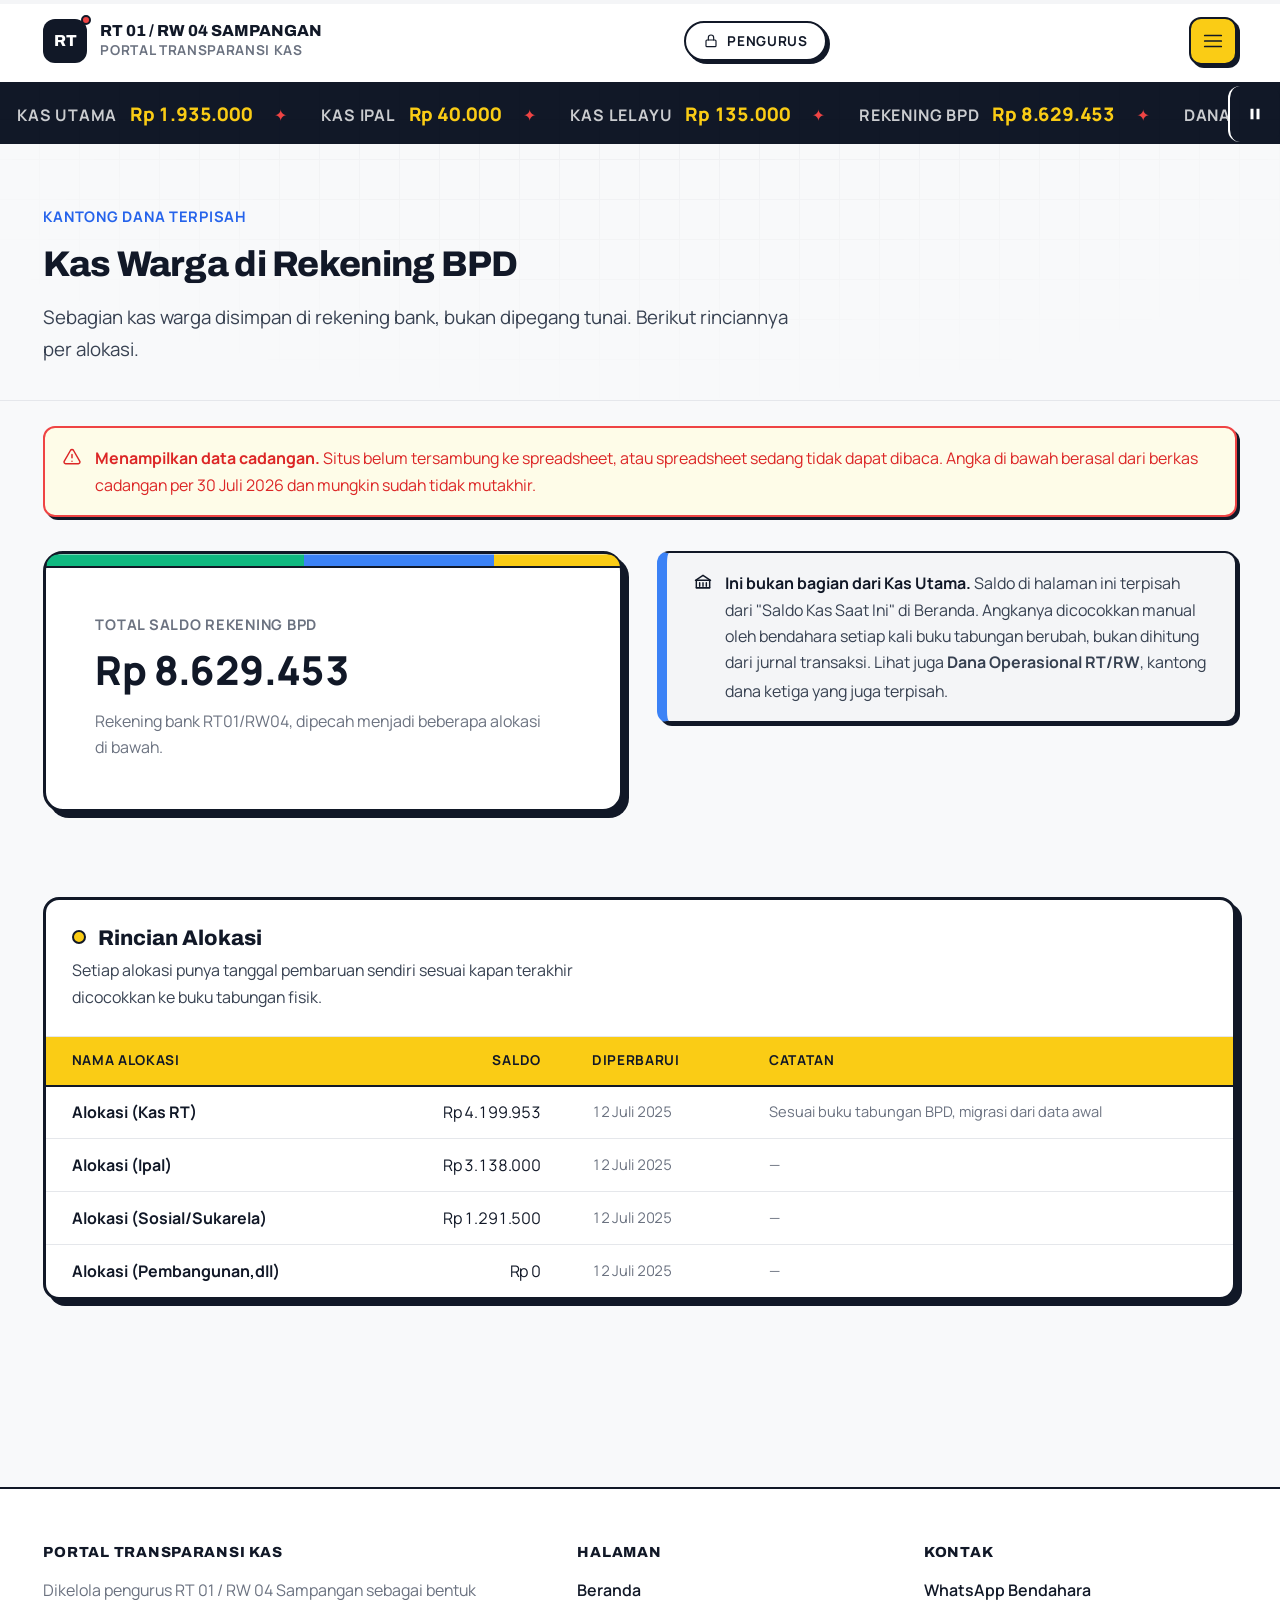
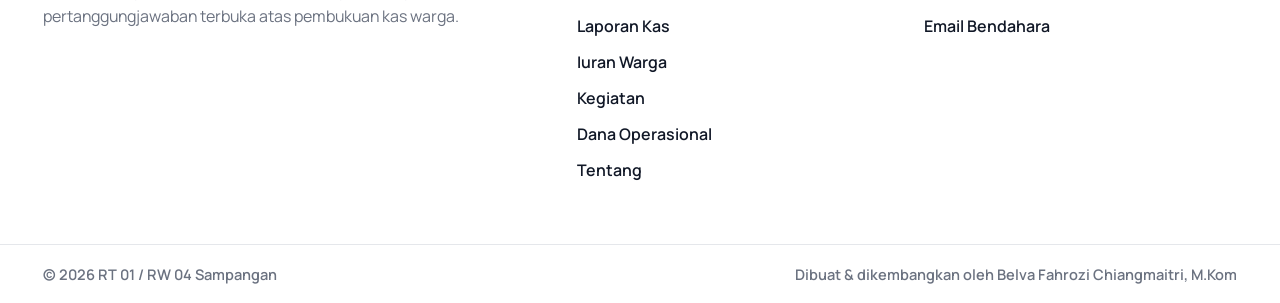
<file: bank-bpd.html>
<!doctype html>
<html lang="id" class="no-js">
<head>
<meta charset="UTF-8">
<meta name="viewport" content="width=device-width, initial-scale=1">
<title data-pola="Kas Warga di Rekening BPD — {rt}">Kas Warga di Rekening BPD — RT 01/RW 04 Sampangan</title>
<meta name="description" content="Rincian saldo kas warga RT 01/RW 04 Sampangan yang disimpan di rekening bank BPD, per alokasi.">
<meta name="color-scheme" content="light">
<link rel="icon" href="data:image/svg+xml,%3Csvg xmlns='http://www.w3.org/2000/svg' viewBox='0 0 24 24'%3E%3Crect width='24' height='24' rx='6' fill='%23FACC15'/%3E%3Crect x='1.25' y='1.25' width='21.5' height='21.5' rx='5' fill='none' stroke='%23111827' stroke-width='2.5'/%3E%3Ctext x='12' y='16.5' font-family='Verdana,sans-serif' font-size='10' font-weight='700' fill='%23111827' text-anchor='middle'%3ERT%3C/text%3E%3C/svg%3E">
<!-- Font dimuat lokal lewat @font-face di tokens.css (lihat catatan di sana).
     Tidak ada permintaan ke CDN Google: situs jadi satu perjalanan jaringan
     lebih ringan, dan di dalam aplikasi Android tipografinya tetap benar saat
     warga sedang offline. -->
<link rel="preload" href="assets/font/archivo-latin-var.woff2" as="font" type="font/woff2" crossorigin>
<link rel="preload" href="assets/font/manrope-latin-var.woff2" as="font" type="font/woff2" crossorigin>
<link rel="stylesheet" href="assets/css/tokens.css">
<link rel="stylesheet" href="assets/css/base.css">
<link rel="stylesheet" href="assets/css/motion.css">
<link rel="stylesheet" href="assets/css/components.css">
</head>
<body>
<div class="scroll-progress" aria-hidden="true"><span class="scroll-progress__bar"></span></div>
<a class="skip-link" href="#konten">Langsung ke konten</a>

<div class="bg-canvas" aria-hidden="true">
  <div class="bg-canvas__aurora bg-canvas__aurora--a"></div>
  <div class="bg-canvas__aurora bg-canvas__aurora--b"></div>
  <div class="bg-canvas__grid"></div>
  <div class="bg-canvas__grain"></div>
</div>

<header class="site-header">
  <div class="container site-header__row">
    <a href="index.html" class="brand">
      <span class="brand__mark" aria-hidden="true">RT</span>
      <span class="brand__text">
        <span class="brand__name" data-isi="nama_rt">RT 01 / RW 04 Sampangan</span>
        <span class="brand__sub">Portal Transparansi Kas</span>
      </span>
    </a>
    <button class="nav-toggle" aria-expanded="false" aria-controls="nav-utama" aria-label="Buka menu navigasi">
      <svg class="nav-toggle__open" width="20" height="20" viewBox="0 0 24 24" fill="none" stroke="currentColor" stroke-width="1.9" stroke-linecap="round"><path d="M3 6h18M3 12h18M3 18h18"/></svg>
      <svg class="nav-toggle__close" width="20" height="20" viewBox="0 0 24 24" fill="none" stroke="currentColor" stroke-width="1.9" stroke-linecap="round"><path d="M18 6 6 18M6 6l12 12"/></svg>
    </button>
    <nav class="nav" id="nav-utama" aria-label="Navigasi utama">
      <a class="nav__link" href="index.html">Beranda</a>
      <a class="nav__link" href="laporan.html">Laporan Kas</a>
      <a class="nav__link" href="iuran.html">Iuran Warga</a>
      <a class="nav__link" href="kegiatan.html">Kegiatan</a>
      <a class="nav__link" href="bank-bpd.html">Rekening BPD</a>
      <a class="nav__link" href="dana-operasional.html">Dana Operasional</a>
      <a class="nav__link" href="tentang.html">Tentang</a>
      <a class="nav__link" href="https://arsip-gratis.my.id" target="_blank" rel="noopener">Simpan File Gratis</a>
    </nav>
  </div>
</header>

<div class="marquee" data-marquee role="complementary" aria-label="Ringkasan saldo kas tercatat">
  <div class="marquee__viewport">
    <div class="marquee__track">
      <div class="marquee__group animate-marquee">
        <span class="marquee__item" data-marquee-pos="saldo"><span class="marquee__label">Kas Utama</span><span class="marquee__nilai num" data-marquee-nilai></span><span class="marquee__sep" aria-hidden="true">&#10022;</span></span>
        <span class="marquee__item" data-marquee-pos="kasIpal"><span class="marquee__label">Kas IPAL</span><span class="marquee__nilai num" data-marquee-nilai></span><span class="marquee__sep" aria-hidden="true">&#10022;</span></span>
        <span class="marquee__item" data-marquee-pos="kasLelayu"><span class="marquee__label">Kas Lelayu</span><span class="marquee__nilai num" data-marquee-nilai></span><span class="marquee__sep" aria-hidden="true">&#10022;</span></span>
        <span class="marquee__item" data-marquee-pos="totalBpd"><span class="marquee__label">Rekening BPD</span><span class="marquee__nilai num" data-marquee-nilai></span><span class="marquee__sep" aria-hidden="true">&#10022;</span></span>
        <span class="marquee__item" data-marquee-pos="danaOperasionalSisa"><span class="marquee__label">Dana Hibah</span><span class="marquee__nilai num" data-marquee-nilai></span><span class="marquee__sep" aria-hidden="true">&#10022;</span></span>
      </div>
      <div class="marquee__group animate-marquee" aria-hidden="true">
        <span class="marquee__item" data-marquee-pos="saldo"><span class="marquee__label">Kas Utama</span><span class="marquee__nilai num" data-marquee-nilai></span><span class="marquee__sep" aria-hidden="true">&#10022;</span></span>
        <span class="marquee__item" data-marquee-pos="kasIpal"><span class="marquee__label">Kas IPAL</span><span class="marquee__nilai num" data-marquee-nilai></span><span class="marquee__sep" aria-hidden="true">&#10022;</span></span>
        <span class="marquee__item" data-marquee-pos="kasLelayu"><span class="marquee__label">Kas Lelayu</span><span class="marquee__nilai num" data-marquee-nilai></span><span class="marquee__sep" aria-hidden="true">&#10022;</span></span>
        <span class="marquee__item" data-marquee-pos="totalBpd"><span class="marquee__label">Rekening BPD</span><span class="marquee__nilai num" data-marquee-nilai></span><span class="marquee__sep" aria-hidden="true">&#10022;</span></span>
        <span class="marquee__item" data-marquee-pos="danaOperasionalSisa"><span class="marquee__label">Dana Hibah</span><span class="marquee__nilai num" data-marquee-nilai></span><span class="marquee__sep" aria-hidden="true">&#10022;</span></span>
      </div>
    </div>
  </div>
  <button class="marquee__jeda" type="button" aria-pressed="false" data-marquee-jeda>
    <span class="sr-only">Hentikan teks berjalan</span>
    <svg class="marquee__ikon marquee__ikon--jeda" width="18" height="18" viewBox="0 0 24 24" fill="currentColor" aria-hidden="true"><rect x="6" y="5" width="4" height="14"/><rect x="14" y="5" width="4" height="14"/></svg>
    <svg class="marquee__ikon marquee__ikon--main" width="18" height="18" viewBox="0 0 24 24" fill="currentColor" aria-hidden="true"><path d="M7 4l12 8-12 8z"/></svg>
  </button>
</div>

<main class="site-main" id="konten">

  <div class="page-head">
    <div class="container">
      <p class="eyebrow eyebrow--accent reveal">Kantong Dana Terpisah</p>
      <h1 class="page-head__title reveal">Kas Warga di Rekening BPD</h1>
      <p class="lede reveal">Sebagian kas warga disimpan di rekening bank, bukan dipegang tunai. Berikut rinciannya per alokasi.</p>
    </div>
  </div>

  <div class="container mt-5" data-sumber-data></div>

  <section class="container section" style="padding-top:var(--sp-6)">
    <div class="grid grid-2 reveal-group" style="gap:var(--sp-6);align-items:start">

      <div class="reveal">
        <div class="balance">
          <div class="balance__label">
            <p class="eyebrow">Total Saldo Rekening BPD</p>
          </div>
          <p class="balance__amount num" data-nilai="0" data-target="totalBpd">
            <span class="skeleton skeleton-line" style="width:12ch"></span>
          </p>
          <p class="balance__note">Rekening bank RT01/RW04, dipecah menjadi beberapa alokasi di bawah.</p>
        </div>
      </div>

      <div class="reveal source-note">
        <svg width="19" height="19" viewBox="0 0 24 24" fill="none" stroke="currentColor" stroke-width="1.75" stroke-linecap="round" stroke-linejoin="round" aria-hidden="true"><path d="M3 10 12 4l9 6"/><path d="M4 10h16v9H4z"/><path d="M4 19h16"/><path d="M8 13v4M12 13v4M16 13v4"/></svg>
        <div>
          <strong>Ini bukan bagian dari Kas Utama.</strong> Saldo di halaman ini terpisah dari
          "Saldo Kas Saat Ini" di Beranda. Angkanya dicocokkan manual oleh bendahara setiap kali
          buku tabungan berubah, bukan dihitung dari jurnal transaksi. Lihat juga
          <a class="link-draw" href="dana-operasional.html">Dana Operasional RT/RW</a>,
          kantong dana ketiga yang juga terpisah.
        </div>
      </div>

    </div>
  </section>

  <section class="container section" style="padding-top:0">
    <div class="panel reveal">
      <div class="panel__head">
        <div>
          <h2 class="panel__title">Rincian Alokasi</h2>
          <p class="panel__desc">Setiap alokasi punya tanggal pembaruan sendiri sesuai kapan terakhir dicocokkan ke buku tabungan fisik.</p>
        </div>
      </div>
      <div class="panel__body panel__body--flush" id="wadah-alokasi">
        <div style="padding:var(--sp-6)"><div class="skeleton" style="height:160px"></div></div>
      </div>
    </div>
  </section>

</main>

<footer class="site-footer">
  <div class="container site-footer__grid">
    <div>
      <p class="site-footer__title">Portal Transparansi Kas</p>
      <p class="fs-sm muted measure">Dikelola pengurus <span data-isi="nama_rt">RT 01/RW 04 Sampangan</span> sebagai bentuk pertanggungjawaban terbuka atas pembukuan kas warga.</p>
    </div>
    <div>
      <p class="site-footer__title">Halaman</p>
      <a class="site-footer__link" href="index.html" style="display:block">Beranda</a>
      <a class="site-footer__link" href="laporan.html" style="display:block">Laporan Kas</a>
      <a class="site-footer__link" href="iuran.html" style="display:block">Iuran Warga</a>
      <a class="site-footer__link" href="kegiatan.html" style="display:block">Kegiatan</a>
      <a class="site-footer__link" href="dana-operasional.html" style="display:block">Dana Operasional</a>
      <a class="site-footer__link" href="tentang.html" style="display:block">Tentang</a>
    </div>
    <div>
      <p class="site-footer__title">Kontak</p>
      <a class="site-footer__link" id="footer-wa" href="#" target="_blank" rel="noopener noreferrer" style="display:block">WhatsApp Bendahara</a>
      <a class="site-footer__link" id="footer-email" href="#" style="display:block">Email Bendahara</a>
    </div>
  </div>
  <div class="container site-footer__bottom">
    <span>&copy; <span data-isi="tahun_sekarang">2026</span> <span data-isi="nama_rt">RT 01/RW 04 Sampangan</span></span>
    <span>Dibuat &amp; dikembangkan oleh Belva Fahrozi Chiangmaitri, M.Kom</span>
  </div>
</footer>

<script type="module" src="assets/js/pages/bank-bpd.js"></script>
</body>
</html>
</file>
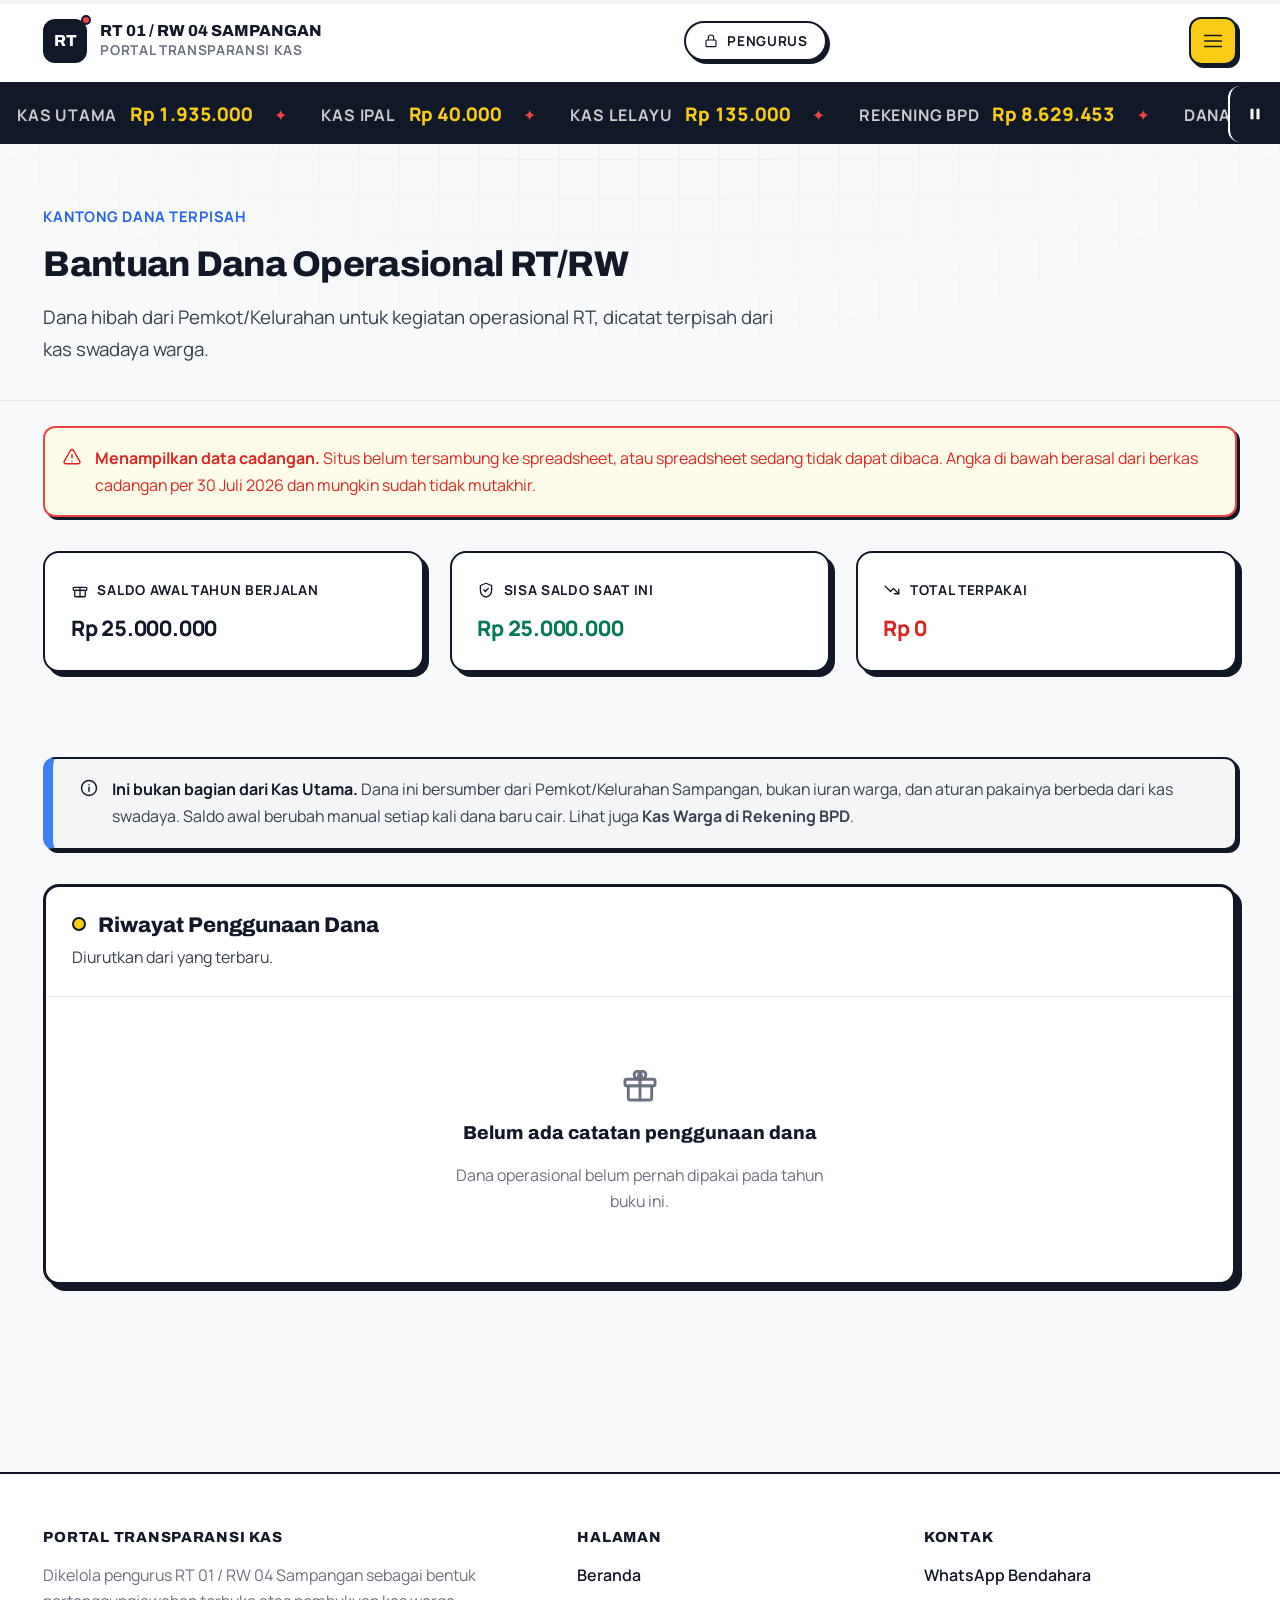
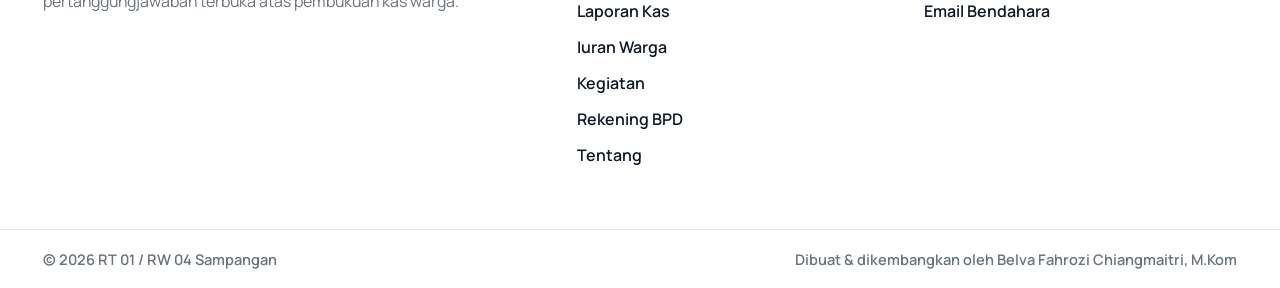
<file: dana-operasional.html>
<!doctype html>
<html lang="id" class="no-js">
<head>
<meta charset="UTF-8">
<meta name="viewport" content="width=device-width, initial-scale=1">
<title data-pola="Bantuan Dana Operasional RT/RW — {rt}">Bantuan Dana Operasional RT/RW — RT 01/RW 04 Sampangan</title>
<meta name="description" content="Pencatatan penggunaan dana bantuan operasional dari Pemkot/Kelurahan untuk RT 01/RW 04 Sampangan.">
<meta name="color-scheme" content="light">
<link rel="icon" href="data:image/svg+xml,%3Csvg xmlns='http://www.w3.org/2000/svg' viewBox='0 0 24 24'%3E%3Crect width='24' height='24' rx='6' fill='%23FACC15'/%3E%3Crect x='1.25' y='1.25' width='21.5' height='21.5' rx='5' fill='none' stroke='%23111827' stroke-width='2.5'/%3E%3Ctext x='12' y='16.5' font-family='Verdana,sans-serif' font-size='10' font-weight='700' fill='%23111827' text-anchor='middle'%3ERT%3C/text%3E%3C/svg%3E">
<!-- Font dimuat lokal lewat @font-face di tokens.css (lihat catatan di sana).
     Tidak ada permintaan ke CDN Google: situs jadi satu perjalanan jaringan
     lebih ringan, dan di dalam aplikasi Android tipografinya tetap benar saat
     warga sedang offline. -->
<link rel="preload" href="assets/font/archivo-latin-var.woff2" as="font" type="font/woff2" crossorigin>
<link rel="preload" href="assets/font/manrope-latin-var.woff2" as="font" type="font/woff2" crossorigin>
<link rel="stylesheet" href="assets/css/tokens.css">
<link rel="stylesheet" href="assets/css/base.css">
<link rel="stylesheet" href="assets/css/motion.css">
<link rel="stylesheet" href="assets/css/components.css">
</head>
<body>
<div class="scroll-progress" aria-hidden="true"><span class="scroll-progress__bar"></span></div>
<a class="skip-link" href="#konten">Langsung ke konten</a>

<div class="bg-canvas" aria-hidden="true">
  <div class="bg-canvas__aurora bg-canvas__aurora--a"></div>
  <div class="bg-canvas__aurora bg-canvas__aurora--b"></div>
  <div class="bg-canvas__grid"></div>
  <div class="bg-canvas__grain"></div>
</div>

<header class="site-header">
  <div class="container site-header__row">
    <a href="index.html" class="brand">
      <span class="brand__mark" aria-hidden="true">RT</span>
      <span class="brand__text">
        <span class="brand__name" data-isi="nama_rt">RT 01 / RW 04 Sampangan</span>
        <span class="brand__sub">Portal Transparansi Kas</span>
      </span>
    </a>
    <button class="nav-toggle" aria-expanded="false" aria-controls="nav-utama" aria-label="Buka menu navigasi">
      <svg class="nav-toggle__open" width="20" height="20" viewBox="0 0 24 24" fill="none" stroke="currentColor" stroke-width="1.9" stroke-linecap="round"><path d="M3 6h18M3 12h18M3 18h18"/></svg>
      <svg class="nav-toggle__close" width="20" height="20" viewBox="0 0 24 24" fill="none" stroke="currentColor" stroke-width="1.9" stroke-linecap="round"><path d="M18 6 6 18M6 6l12 12"/></svg>
    </button>
    <nav class="nav" id="nav-utama" aria-label="Navigasi utama">
      <a class="nav__link" href="index.html">Beranda</a>
      <a class="nav__link" href="laporan.html">Laporan Kas</a>
      <a class="nav__link" href="iuran.html">Iuran Warga</a>
      <a class="nav__link" href="kegiatan.html">Kegiatan</a>
      <a class="nav__link" href="bank-bpd.html">Rekening BPD</a>
      <a class="nav__link" href="dana-operasional.html">Dana Operasional</a>
      <a class="nav__link" href="tentang.html">Tentang</a>
      <a class="nav__link" href="https://arsip-gratis.my.id" target="_blank" rel="noopener">Simpan File Gratis</a>
    </nav>
  </div>
</header>

<div class="marquee" data-marquee role="complementary" aria-label="Ringkasan saldo kas tercatat">
  <div class="marquee__viewport">
    <div class="marquee__track">
      <div class="marquee__group animate-marquee">
        <span class="marquee__item" data-marquee-pos="saldo"><span class="marquee__label">Kas Utama</span><span class="marquee__nilai num" data-marquee-nilai></span><span class="marquee__sep" aria-hidden="true">&#10022;</span></span>
        <span class="marquee__item" data-marquee-pos="kasIpal"><span class="marquee__label">Kas IPAL</span><span class="marquee__nilai num" data-marquee-nilai></span><span class="marquee__sep" aria-hidden="true">&#10022;</span></span>
        <span class="marquee__item" data-marquee-pos="kasLelayu"><span class="marquee__label">Kas Lelayu</span><span class="marquee__nilai num" data-marquee-nilai></span><span class="marquee__sep" aria-hidden="true">&#10022;</span></span>
        <span class="marquee__item" data-marquee-pos="totalBpd"><span class="marquee__label">Rekening BPD</span><span class="marquee__nilai num" data-marquee-nilai></span><span class="marquee__sep" aria-hidden="true">&#10022;</span></span>
        <span class="marquee__item" data-marquee-pos="danaOperasionalSisa"><span class="marquee__label">Dana Hibah</span><span class="marquee__nilai num" data-marquee-nilai></span><span class="marquee__sep" aria-hidden="true">&#10022;</span></span>
      </div>
      <div class="marquee__group animate-marquee" aria-hidden="true">
        <span class="marquee__item" data-marquee-pos="saldo"><span class="marquee__label">Kas Utama</span><span class="marquee__nilai num" data-marquee-nilai></span><span class="marquee__sep" aria-hidden="true">&#10022;</span></span>
        <span class="marquee__item" data-marquee-pos="kasIpal"><span class="marquee__label">Kas IPAL</span><span class="marquee__nilai num" data-marquee-nilai></span><span class="marquee__sep" aria-hidden="true">&#10022;</span></span>
        <span class="marquee__item" data-marquee-pos="kasLelayu"><span class="marquee__label">Kas Lelayu</span><span class="marquee__nilai num" data-marquee-nilai></span><span class="marquee__sep" aria-hidden="true">&#10022;</span></span>
        <span class="marquee__item" data-marquee-pos="totalBpd"><span class="marquee__label">Rekening BPD</span><span class="marquee__nilai num" data-marquee-nilai></span><span class="marquee__sep" aria-hidden="true">&#10022;</span></span>
        <span class="marquee__item" data-marquee-pos="danaOperasionalSisa"><span class="marquee__label">Dana Hibah</span><span class="marquee__nilai num" data-marquee-nilai></span><span class="marquee__sep" aria-hidden="true">&#10022;</span></span>
      </div>
    </div>
  </div>
  <button class="marquee__jeda" type="button" aria-pressed="false" data-marquee-jeda>
    <span class="sr-only">Hentikan teks berjalan</span>
    <svg class="marquee__ikon marquee__ikon--jeda" width="18" height="18" viewBox="0 0 24 24" fill="currentColor" aria-hidden="true"><rect x="6" y="5" width="4" height="14"/><rect x="14" y="5" width="4" height="14"/></svg>
    <svg class="marquee__ikon marquee__ikon--main" width="18" height="18" viewBox="0 0 24 24" fill="currentColor" aria-hidden="true"><path d="M7 4l12 8-12 8z"/></svg>
  </button>
</div>

<main class="site-main" id="konten">

  <div class="page-head">
    <div class="container">
      <p class="eyebrow eyebrow--accent reveal">Kantong Dana Terpisah</p>
      <h1 class="page-head__title reveal">Bantuan Dana Operasional RT/RW</h1>
      <p class="lede reveal">Dana hibah dari Pemkot/Kelurahan untuk kegiatan operasional RT, dicatat terpisah dari kas swadaya warga.</p>
    </div>
  </div>

  <div class="container mt-5" data-sumber-data></div>

  <section class="container section" style="padding-top:var(--sp-6)">
    <div class="grid grid-3 reveal-group">
      <div class="stat reveal">
        <div class="stat__head">
          <svg width="17" height="17" viewBox="0 0 24 24" fill="none" stroke="currentColor" stroke-width="1.75" stroke-linecap="round" stroke-linejoin="round" aria-hidden="true"><rect x="3" y="8.5" width="18" height="4" rx="1"/><path d="M5 12.5h14V20a1 1 0 0 1-1 1H6a1 1 0 0 1-1-1z"/><path d="M12 8.5V21"/></svg>
          <span class="stat__label">Saldo Awal Tahun Berjalan</span>
        </div>
        <p class="stat__value num" data-nilai="0" data-target="saldoAwal">&mdash;</p>
      </div>
      <div class="stat reveal">
        <div class="stat__head">
          <svg width="17" height="17" viewBox="0 0 24 24" fill="none" stroke="currentColor" stroke-width="1.75" stroke-linecap="round" stroke-linejoin="round" aria-hidden="true"><path d="M12 3 4.5 6v6c0 4.6 3.2 8.4 7.5 9.5 4.3-1.1 7.5-4.9 7.5-9.5V6Z"/><path d="m9 12 2 2 4-4"/></svg>
          <span class="stat__label">Sisa Saldo Saat Ini</span>
        </div>
        <p class="stat__value num text-pos" data-nilai="0" data-target="sisa">&mdash;</p>
      </div>
      <div class="stat reveal">
        <div class="stat__head">
          <svg width="17" height="17" viewBox="0 0 24 24" fill="none" stroke="currentColor" stroke-width="1.75" stroke-linecap="round" stroke-linejoin="round" aria-hidden="true"><path d="M3 7 10 14l4-4 7 7"/><path d="M15 17h6v-6"/></svg>
          <span class="stat__label">Total Terpakai</span>
        </div>
        <p class="stat__value num text-neg" data-nilai="0" data-target="terpakai">&mdash;</p>
      </div>
    </div>
  </section>

  <section class="container" style="padding-top:0">
    <div class="source-note reveal" id="wadah-sumber">
      <svg width="19" height="19" viewBox="0 0 24 24" fill="none" stroke="currentColor" stroke-width="1.75" stroke-linecap="round" stroke-linejoin="round" aria-hidden="true"><circle cx="12" cy="12" r="9"/><path d="M12 11v5M12 8h.01"/></svg>
      <div>
        <strong>Ini bukan bagian dari Kas Utama.</strong> Dana ini bersumber dari
        <span id="teks-sumber">Pemkot/Kelurahan</span>, bukan iuran warga, dan aturan pakainya
        berbeda dari kas swadaya. Saldo awal berubah manual setiap kali dana baru cair.
        Lihat juga <a class="link-draw" href="bank-bpd.html">Kas Warga di Rekening BPD</a>.
      </div>
    </div>
  </section>

  <section class="container section" style="padding-top:var(--sp-6)">
    <div class="panel reveal">
      <div class="panel__head">
        <div>
          <h2 class="panel__title">Riwayat Penggunaan Dana</h2>
          <p class="panel__desc">Diurutkan dari yang terbaru.</p>
        </div>
        <button type="button" class="btn btn--accent" data-tambah-dana data-admin-only>
          <svg width="18" height="18" viewBox="0 0 24 24" fill="none" stroke="currentColor" stroke-width="1.9" stroke-linecap="round" aria-hidden="true"><path d="M12 5v14M5 12h14"/></svg>
          Catat Penggunaan
        </button>
      </div>
      <div class="panel__body panel__body--flush" id="wadah-riwayat">
        <div style="padding:var(--sp-6)"><div class="skeleton" style="height:160px"></div></div>
      </div>
    </div>
  </section>

</main>

<footer class="site-footer">
  <div class="container site-footer__grid">
    <div>
      <p class="site-footer__title">Portal Transparansi Kas</p>
      <p class="fs-sm muted measure">Dikelola pengurus <span data-isi="nama_rt">RT 01/RW 04 Sampangan</span> sebagai bentuk pertanggungjawaban terbuka atas pembukuan kas warga.</p>
    </div>
    <div>
      <p class="site-footer__title">Halaman</p>
      <a class="site-footer__link" href="index.html" style="display:block">Beranda</a>
      <a class="site-footer__link" href="laporan.html" style="display:block">Laporan Kas</a>
      <a class="site-footer__link" href="iuran.html" style="display:block">Iuran Warga</a>
      <a class="site-footer__link" href="kegiatan.html" style="display:block">Kegiatan</a>
      <a class="site-footer__link" href="bank-bpd.html" style="display:block">Rekening BPD</a>
      <a class="site-footer__link" href="tentang.html" style="display:block">Tentang</a>
    </div>
    <div>
      <p class="site-footer__title">Kontak</p>
      <a class="site-footer__link" id="footer-wa" href="#" target="_blank" rel="noopener noreferrer" style="display:block">WhatsApp Bendahara</a>
      <a class="site-footer__link" id="footer-email" href="#" style="display:block">Email Bendahara</a>
    </div>
  </div>
  <div class="container site-footer__bottom">
    <span>&copy; <span data-isi="tahun_sekarang">2026</span> <span data-isi="nama_rt">RT 01/RW 04 Sampangan</span></span>
    <span>Dibuat &amp; dikembangkan oleh Belva Fahrozi Chiangmaitri, M.Kom</span>
  </div>
</footer>

<script type="module" src="assets/js/pages/dana-operasional.js"></script>
</body>
</html>
</file>
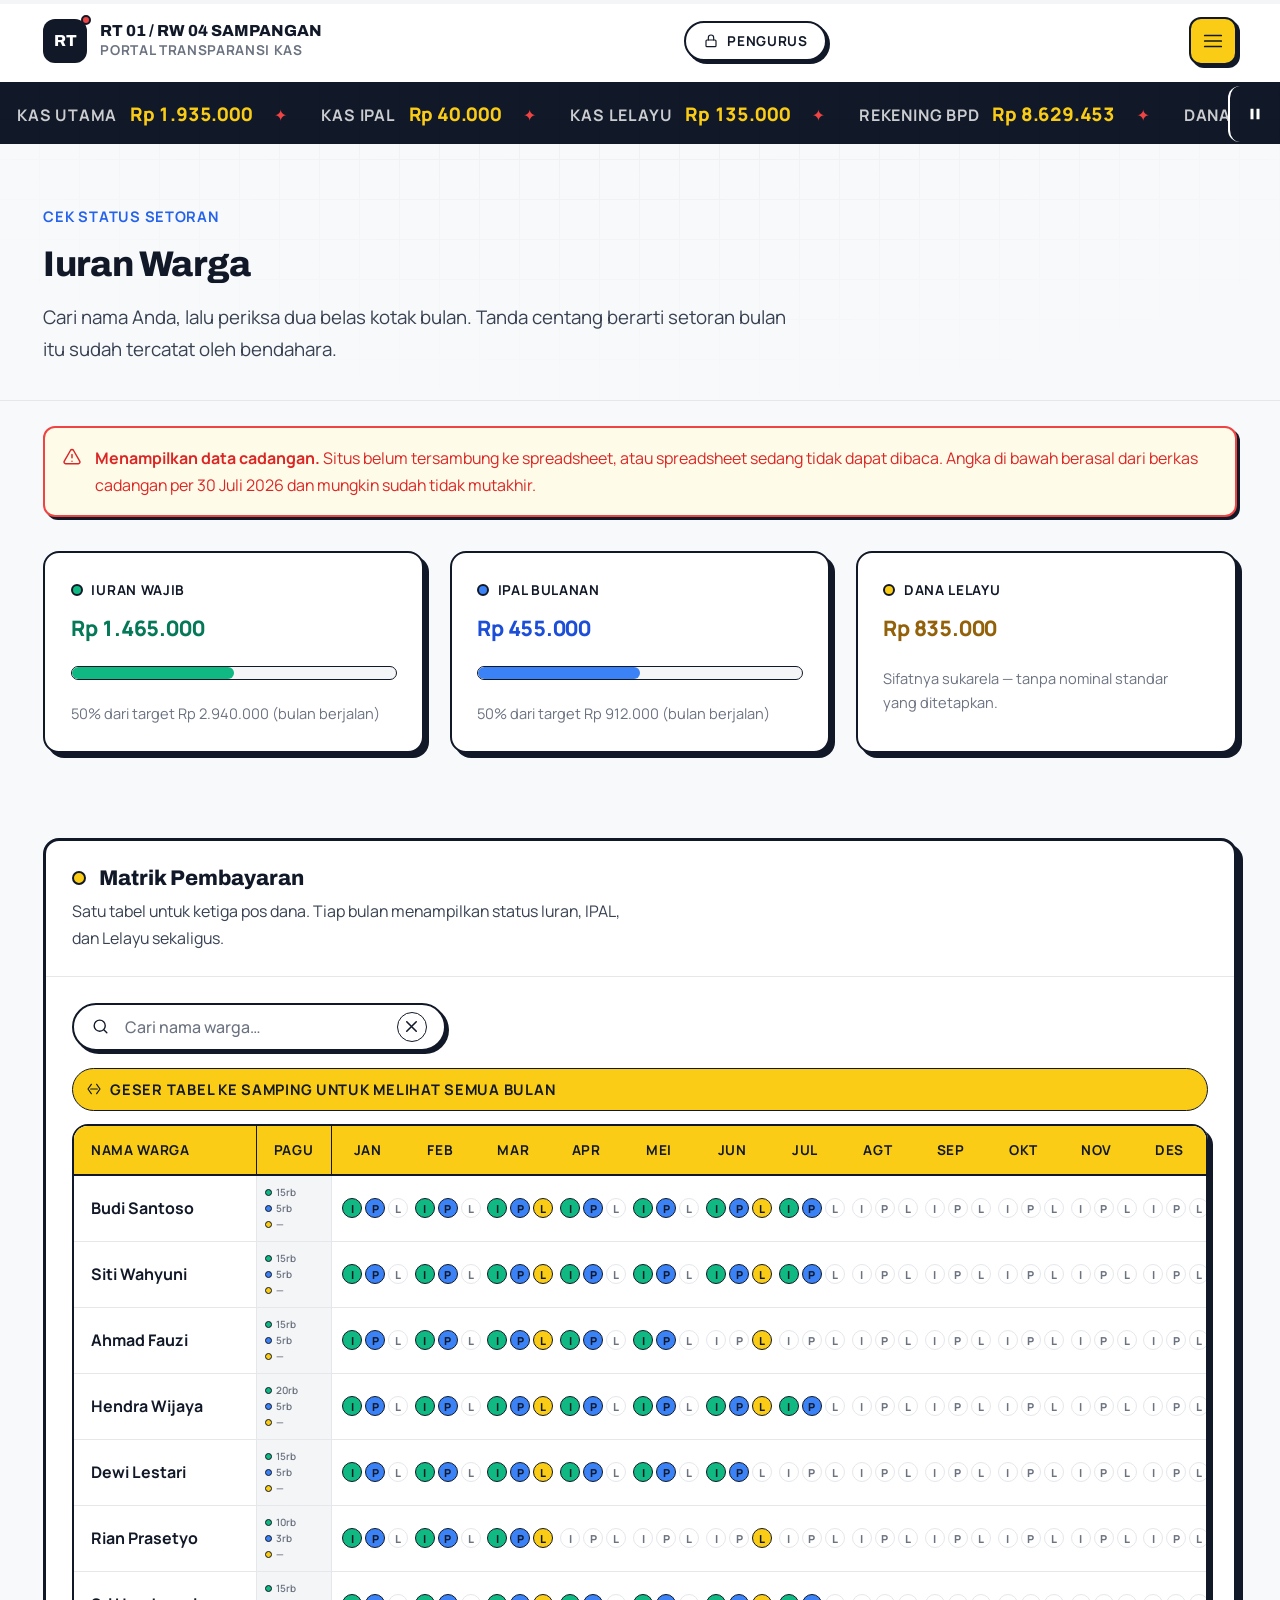
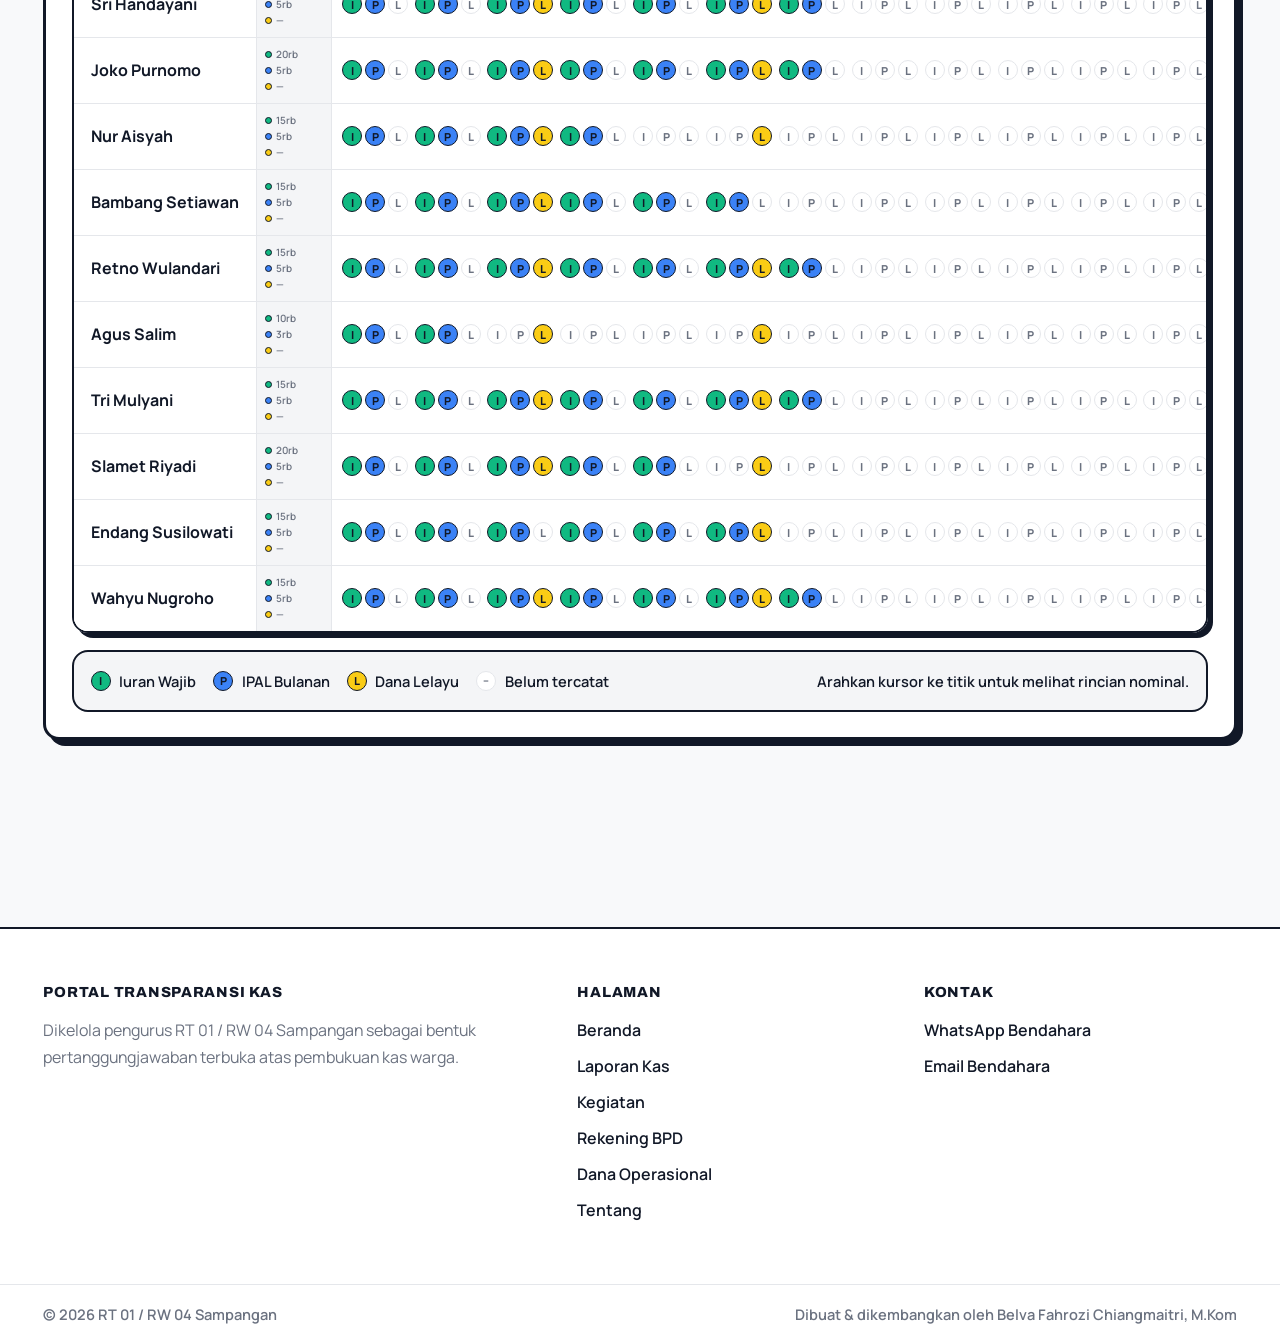
<file: iuran.html>
<!doctype html>
<html lang="id" class="no-js">
<head>
<meta charset="UTF-8">
<meta name="viewport" content="width=device-width, initial-scale=1">
<title data-pola="Iuran Warga — {rt}">Iuran Warga — RT 01/RW 04 Sampangan</title>
<meta name="description" content="Cek status setoran iuran wajib, IPAL, dan dana lelayu tiap warga RT 01/RW 04 Sampangan per bulan.">
<meta name="color-scheme" content="light">
<link rel="icon" href="data:image/svg+xml,%3Csvg xmlns='http://www.w3.org/2000/svg' viewBox='0 0 24 24'%3E%3Crect width='24' height='24' rx='6' fill='%23FACC15'/%3E%3Crect x='1.25' y='1.25' width='21.5' height='21.5' rx='5' fill='none' stroke='%23111827' stroke-width='2.5'/%3E%3Ctext x='12' y='16.5' font-family='Verdana,sans-serif' font-size='10' font-weight='700' fill='%23111827' text-anchor='middle'%3ERT%3C/text%3E%3C/svg%3E">
<!-- Font dimuat lokal lewat @font-face di tokens.css (lihat catatan di sana).
     Tidak ada permintaan ke CDN Google: situs jadi satu perjalanan jaringan
     lebih ringan, dan di dalam aplikasi Android tipografinya tetap benar saat
     warga sedang offline. -->
<link rel="preload" href="assets/font/archivo-latin-var.woff2" as="font" type="font/woff2" crossorigin>
<link rel="preload" href="assets/font/manrope-latin-var.woff2" as="font" type="font/woff2" crossorigin>
<link rel="stylesheet" href="assets/css/tokens.css">
<link rel="stylesheet" href="assets/css/base.css">
<link rel="stylesheet" href="assets/css/motion.css">
<link rel="stylesheet" href="assets/css/components.css">
</head>
<body>
<div class="scroll-progress" aria-hidden="true"><span class="scroll-progress__bar"></span></div>
<a class="skip-link" href="#konten">Langsung ke konten</a>

<div class="bg-canvas" aria-hidden="true">
  <div class="bg-canvas__aurora bg-canvas__aurora--a"></div>
  <div class="bg-canvas__aurora bg-canvas__aurora--b"></div>
  <div class="bg-canvas__grid"></div>
  <div class="bg-canvas__grain"></div>
</div>

<header class="site-header">
  <div class="container site-header__row">
    <a href="index.html" class="brand">
      <span class="brand__mark" aria-hidden="true">RT</span>
      <span class="brand__text">
        <span class="brand__name" data-isi="nama_rt">RT 01 / RW 04 Sampangan</span>
        <span class="brand__sub">Portal Transparansi Kas</span>
      </span>
    </a>
    <button class="nav-toggle" aria-expanded="false" aria-controls="nav-utama" aria-label="Buka menu navigasi">
      <svg class="nav-toggle__open" width="20" height="20" viewBox="0 0 24 24" fill="none" stroke="currentColor" stroke-width="1.9" stroke-linecap="round"><path d="M3 6h18M3 12h18M3 18h18"/></svg>
      <svg class="nav-toggle__close" width="20" height="20" viewBox="0 0 24 24" fill="none" stroke="currentColor" stroke-width="1.9" stroke-linecap="round"><path d="M18 6 6 18M6 6l12 12"/></svg>
    </button>
    <nav class="nav" id="nav-utama" aria-label="Navigasi utama">
      <a class="nav__link" href="index.html">Beranda</a>
      <a class="nav__link" href="laporan.html">Laporan Kas</a>
      <a class="nav__link" href="iuran.html">Iuran Warga</a>
      <a class="nav__link" href="kegiatan.html">Kegiatan</a>
      <a class="nav__link" href="bank-bpd.html">Rekening BPD</a>
      <a class="nav__link" href="dana-operasional.html">Dana Operasional</a>
      <a class="nav__link" href="tentang.html">Tentang</a>
      <a class="nav__link" href="https://arsip-gratis.my.id" target="_blank" rel="noopener">Simpan File Gratis</a>
    </nav>
  </div>
</header>

<div class="marquee" data-marquee role="complementary" aria-label="Ringkasan saldo kas tercatat">
  <div class="marquee__viewport">
    <div class="marquee__track">
      <div class="marquee__group animate-marquee">
        <span class="marquee__item" data-marquee-pos="saldo"><span class="marquee__label">Kas Utama</span><span class="marquee__nilai num" data-marquee-nilai></span><span class="marquee__sep" aria-hidden="true">&#10022;</span></span>
        <span class="marquee__item" data-marquee-pos="kasIpal"><span class="marquee__label">Kas IPAL</span><span class="marquee__nilai num" data-marquee-nilai></span><span class="marquee__sep" aria-hidden="true">&#10022;</span></span>
        <span class="marquee__item" data-marquee-pos="kasLelayu"><span class="marquee__label">Kas Lelayu</span><span class="marquee__nilai num" data-marquee-nilai></span><span class="marquee__sep" aria-hidden="true">&#10022;</span></span>
        <span class="marquee__item" data-marquee-pos="totalBpd"><span class="marquee__label">Rekening BPD</span><span class="marquee__nilai num" data-marquee-nilai></span><span class="marquee__sep" aria-hidden="true">&#10022;</span></span>
        <span class="marquee__item" data-marquee-pos="danaOperasionalSisa"><span class="marquee__label">Dana Hibah</span><span class="marquee__nilai num" data-marquee-nilai></span><span class="marquee__sep" aria-hidden="true">&#10022;</span></span>
      </div>
      <div class="marquee__group animate-marquee" aria-hidden="true">
        <span class="marquee__item" data-marquee-pos="saldo"><span class="marquee__label">Kas Utama</span><span class="marquee__nilai num" data-marquee-nilai></span><span class="marquee__sep" aria-hidden="true">&#10022;</span></span>
        <span class="marquee__item" data-marquee-pos="kasIpal"><span class="marquee__label">Kas IPAL</span><span class="marquee__nilai num" data-marquee-nilai></span><span class="marquee__sep" aria-hidden="true">&#10022;</span></span>
        <span class="marquee__item" data-marquee-pos="kasLelayu"><span class="marquee__label">Kas Lelayu</span><span class="marquee__nilai num" data-marquee-nilai></span><span class="marquee__sep" aria-hidden="true">&#10022;</span></span>
        <span class="marquee__item" data-marquee-pos="totalBpd"><span class="marquee__label">Rekening BPD</span><span class="marquee__nilai num" data-marquee-nilai></span><span class="marquee__sep" aria-hidden="true">&#10022;</span></span>
        <span class="marquee__item" data-marquee-pos="danaOperasionalSisa"><span class="marquee__label">Dana Hibah</span><span class="marquee__nilai num" data-marquee-nilai></span><span class="marquee__sep" aria-hidden="true">&#10022;</span></span>
      </div>
    </div>
  </div>
  <button class="marquee__jeda" type="button" aria-pressed="false" data-marquee-jeda>
    <span class="sr-only">Hentikan teks berjalan</span>
    <svg class="marquee__ikon marquee__ikon--jeda" width="18" height="18" viewBox="0 0 24 24" fill="currentColor" aria-hidden="true"><rect x="6" y="5" width="4" height="14"/><rect x="14" y="5" width="4" height="14"/></svg>
    <svg class="marquee__ikon marquee__ikon--main" width="18" height="18" viewBox="0 0 24 24" fill="currentColor" aria-hidden="true"><path d="M7 4l12 8-12 8z"/></svg>
  </button>
</div>

<main class="site-main" id="konten">

  <div class="page-head">
    <div class="container">
      <p class="eyebrow eyebrow--accent reveal">Cek Status Setoran</p>
      <h1 class="page-head__title reveal">Iuran Warga</h1>
      <p class="lede reveal">Cari nama Anda, lalu periksa dua belas kotak bulan. Tanda centang berarti setoran bulan itu sudah tercatat oleh bendahara.</p>
    </div>
  </div>

  <div class="container mt-5" data-sumber-data></div>

  <section class="container section" style="padding-top:var(--sp-6)">
    <div class="grid grid-3 reveal-group" id="wadah-progres"></div>
  </section>

  <section class="container section" style="padding-top:0">
    <div class="panel reveal">
      <div class="panel__head">
        <div>
          <h2 class="panel__title">Matrik Pembayaran</h2>
          <p class="panel__desc">Satu tabel untuk ketiga pos dana. Tiap bulan menampilkan status Iuran, IPAL, dan Lelayu sekaligus.</p>
        </div>
      </div>

      <div class="panel__body">
        <div class="field mb-4" style="max-width:22rem">
          <svg width="18" height="18" viewBox="0 0 24 24" fill="none" stroke="currentColor" stroke-width="1.75" stroke-linecap="round" stroke-linejoin="round" aria-hidden="true"><circle cx="11" cy="11" r="7"/><path d="m20 20-3.5-3.5"/></svg>
          <input type="text" id="cari-nama" placeholder="Cari nama warga&hellip;" autocomplete="off">
          <button class="field__clear" id="btn-bersihkan-cari" type="button" aria-label="Bersihkan pencarian" hidden>
            <svg width="15" height="15" viewBox="0 0 24 24" fill="none" stroke="currentColor" stroke-width="2" stroke-linecap="round"><path d="M18 6 6 18M6 6l12 12"/></svg>
          </button>
        </div>

        <div class="notice notice--info mb-4" id="catatan-admin-matrik" data-admin-only hidden>
          <svg width="19" height="19" viewBox="0 0 24 24" fill="none" stroke="currentColor" stroke-width="1.75" stroke-linecap="round" stroke-linejoin="round" aria-hidden="true"><path d="M4 20h4L19 9a2.1 2.1 0 0 0-3-3L5 17z"/><path d="m14.5 6.5 3 3"/></svg>
          <div><strong>Mode pengurus.</strong> Klik kotak bulan mana pun untuk mencatat atau membatalkan setoran warga tersebut.</div>
        </div>

        <div class="scroll-hint" id="isyarat-geser">
          <svg viewBox="0 0 24 24" fill="none" stroke="currentColor" stroke-width="1.75" stroke-linecap="round" stroke-linejoin="round" aria-hidden="true"><path d="M8 5 3 12l5 7M16 5l5 7-5 7"/><path d="M7 12h10"/></svg>
          <span>Geser tabel ke samping untuk melihat semua bulan</span>
        </div>

        <div class="matrix-wrap" id="wadah-matrik" tabindex="0" role="region" aria-label="Tabel matrik pembayaran, dapat digeser ke samping">
          <div style="padding:var(--sp-8)"><div class="skeleton" style="height:200px"></div></div>
        </div>

        <div class="matrix-legend">
          <span class="matrix-legend__item"><span class="dot-tri__dot dot-tri__dot--iuran is-terisi" aria-hidden="true">I</span> Iuran Wajib</span>
          <span class="matrix-legend__item"><span class="dot-tri__dot dot-tri__dot--ipal is-terisi" aria-hidden="true">P</span> IPAL Bulanan</span>
          <span class="matrix-legend__item"><span class="dot-tri__dot dot-tri__dot--lelayu is-terisi" aria-hidden="true">L</span> Dana Lelayu</span>
          <span class="matrix-legend__item"><span class="dot-tri__dot" aria-hidden="true">&minus;</span> Belum tercatat</span>
          <span class="ml-auto">Arahkan kursor ke titik untuk melihat rincian nominal.</span>
        </div>
      </div>
    </div>
  </section>

</main>

<footer class="site-footer">
  <div class="container site-footer__grid">
    <div>
      <p class="site-footer__title">Portal Transparansi Kas</p>
      <p class="fs-sm muted measure">Dikelola pengurus <span data-isi="nama_rt">RT 01/RW 04 Sampangan</span> sebagai bentuk pertanggungjawaban terbuka atas pembukuan kas warga.</p>
    </div>
    <div>
      <p class="site-footer__title">Halaman</p>
      <a class="site-footer__link" href="index.html" style="display:block">Beranda</a>
      <a class="site-footer__link" href="laporan.html" style="display:block">Laporan Kas</a>
      <a class="site-footer__link" href="kegiatan.html" style="display:block">Kegiatan</a>
      <a class="site-footer__link" href="bank-bpd.html" style="display:block">Rekening BPD</a>
      <a class="site-footer__link" href="dana-operasional.html" style="display:block">Dana Operasional</a>
      <a class="site-footer__link" href="tentang.html" style="display:block">Tentang</a>
    </div>
    <div>
      <p class="site-footer__title">Kontak</p>
      <a class="site-footer__link" id="footer-wa" href="#" target="_blank" rel="noopener noreferrer" style="display:block">WhatsApp Bendahara</a>
      <a class="site-footer__link" id="footer-email" href="#" style="display:block">Email Bendahara</a>
    </div>
  </div>
  <div class="container site-footer__bottom">
    <span>&copy; <span data-isi="tahun_sekarang">2026</span> <span data-isi="nama_rt">RT 01/RW 04 Sampangan</span></span>
    <span>Dibuat &amp; dikembangkan oleh Belva Fahrozi Chiangmaitri, M.Kom</span>
  </div>
</footer>

<script type="module" src="assets/js/pages/iuran.js"></script>
</body>
</html>
</file>
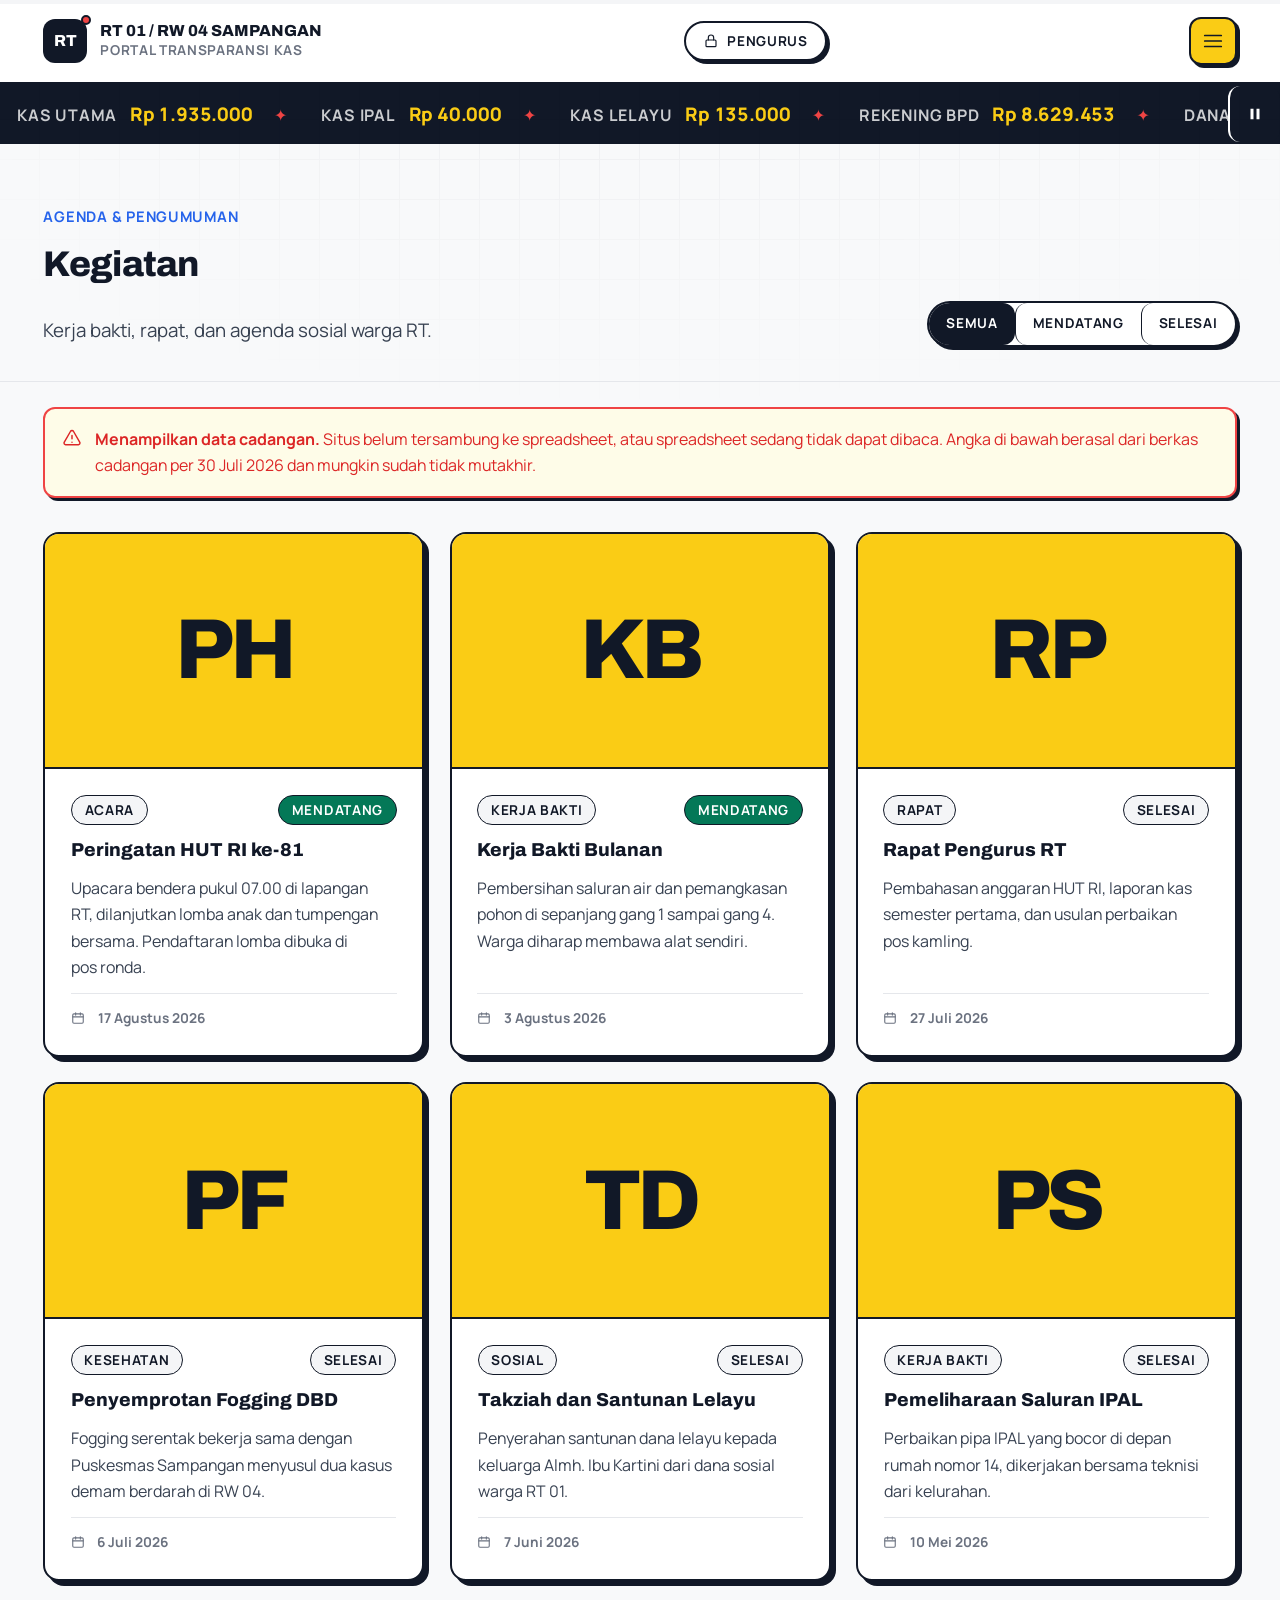
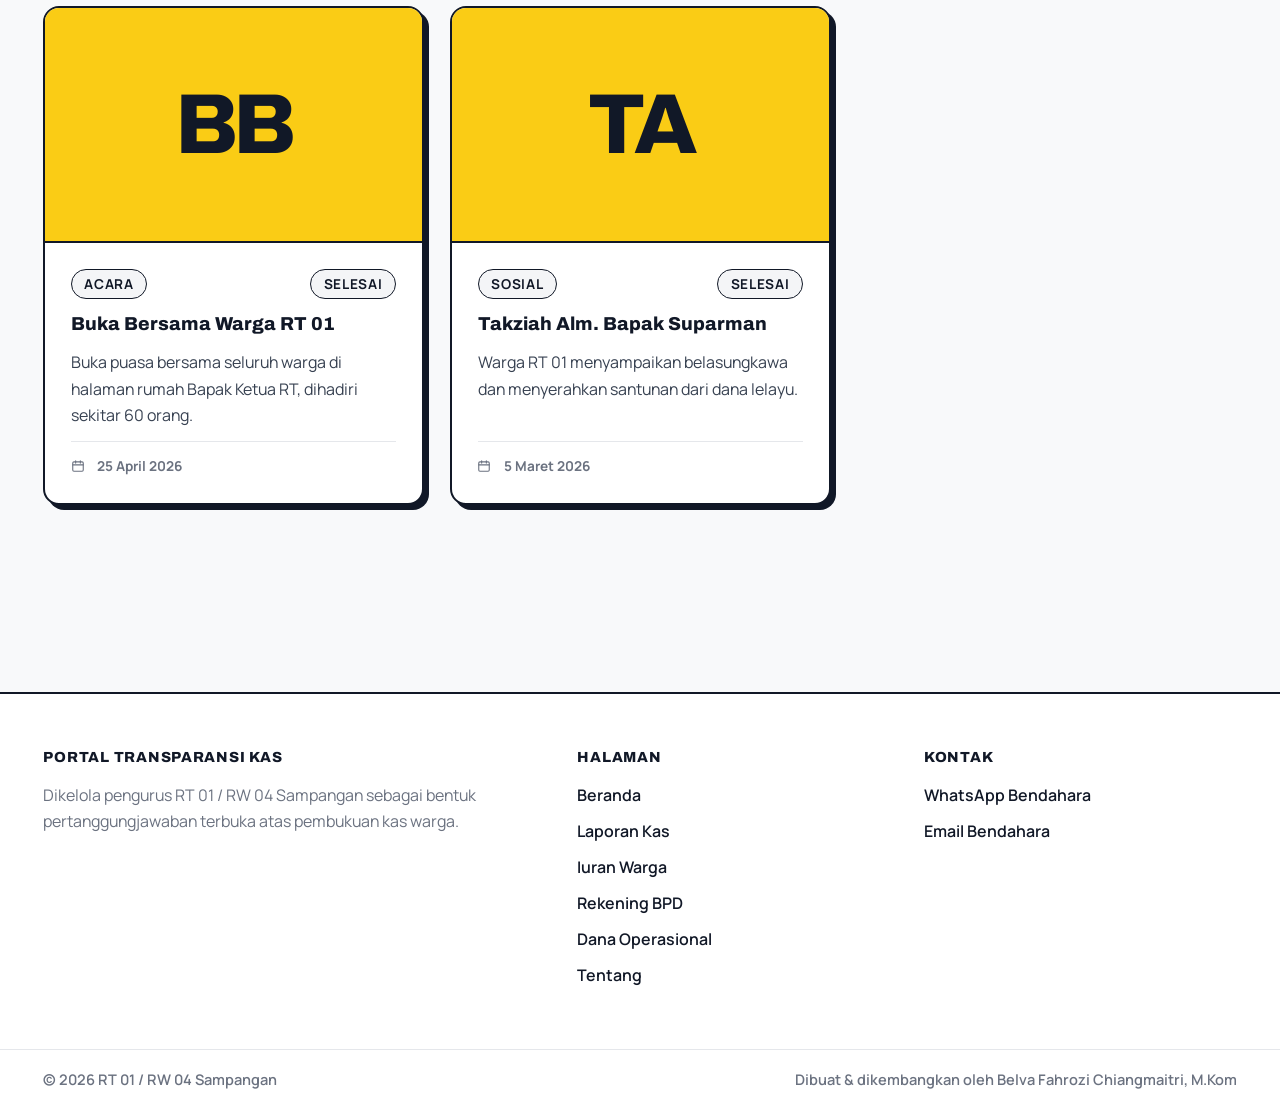
<file: kegiatan.html>
<!doctype html>
<html lang="id" class="no-js">
<head>
<meta charset="UTF-8">
<meta name="viewport" content="width=device-width, initial-scale=1">
<title data-pola="Kegiatan — {rt}">Kegiatan — RT 01/RW 04 Sampangan</title>
<meta name="description" content="Agenda kerja bakti, rapat, dan pengumuman terbaru dari pengurus RT 01/RW 04 Sampangan.">
<meta name="color-scheme" content="light">
<link rel="icon" href="data:image/svg+xml,%3Csvg xmlns='http://www.w3.org/2000/svg' viewBox='0 0 24 24'%3E%3Crect width='24' height='24' rx='6' fill='%23FACC15'/%3E%3Crect x='1.25' y='1.25' width='21.5' height='21.5' rx='5' fill='none' stroke='%23111827' stroke-width='2.5'/%3E%3Ctext x='12' y='16.5' font-family='Verdana,sans-serif' font-size='10' font-weight='700' fill='%23111827' text-anchor='middle'%3ERT%3C/text%3E%3C/svg%3E">
<!-- Font dimuat lokal lewat @font-face di tokens.css (lihat catatan di sana).
     Tidak ada permintaan ke CDN Google: situs jadi satu perjalanan jaringan
     lebih ringan, dan di dalam aplikasi Android tipografinya tetap benar saat
     warga sedang offline. -->
<link rel="preload" href="assets/font/archivo-latin-var.woff2" as="font" type="font/woff2" crossorigin>
<link rel="preload" href="assets/font/manrope-latin-var.woff2" as="font" type="font/woff2" crossorigin>
<link rel="stylesheet" href="assets/css/tokens.css">
<link rel="stylesheet" href="assets/css/base.css">
<link rel="stylesheet" href="assets/css/motion.css">
<link rel="stylesheet" href="assets/css/components.css">
</head>
<body>
<div class="scroll-progress" aria-hidden="true"><span class="scroll-progress__bar"></span></div>
<a class="skip-link" href="#konten">Langsung ke konten</a>

<div class="bg-canvas" aria-hidden="true">
  <div class="bg-canvas__aurora bg-canvas__aurora--a"></div>
  <div class="bg-canvas__aurora bg-canvas__aurora--b"></div>
  <div class="bg-canvas__grid"></div>
  <div class="bg-canvas__grain"></div>
</div>

<header class="site-header">
  <div class="container site-header__row">
    <a href="index.html" class="brand">
      <span class="brand__mark" aria-hidden="true">RT</span>
      <span class="brand__text">
        <span class="brand__name" data-isi="nama_rt">RT 01 / RW 04 Sampangan</span>
        <span class="brand__sub">Portal Transparansi Kas</span>
      </span>
    </a>
    <button class="nav-toggle" aria-expanded="false" aria-controls="nav-utama" aria-label="Buka menu navigasi">
      <svg class="nav-toggle__open" width="20" height="20" viewBox="0 0 24 24" fill="none" stroke="currentColor" stroke-width="1.9" stroke-linecap="round"><path d="M3 6h18M3 12h18M3 18h18"/></svg>
      <svg class="nav-toggle__close" width="20" height="20" viewBox="0 0 24 24" fill="none" stroke="currentColor" stroke-width="1.9" stroke-linecap="round"><path d="M18 6 6 18M6 6l12 12"/></svg>
    </button>
    <nav class="nav" id="nav-utama" aria-label="Navigasi utama">
      <a class="nav__link" href="index.html">Beranda</a>
      <a class="nav__link" href="laporan.html">Laporan Kas</a>
      <a class="nav__link" href="iuran.html">Iuran Warga</a>
      <a class="nav__link" href="kegiatan.html">Kegiatan</a>
      <a class="nav__link" href="bank-bpd.html">Rekening BPD</a>
      <a class="nav__link" href="dana-operasional.html">Dana Operasional</a>
      <a class="nav__link" href="tentang.html">Tentang</a>
      <a class="nav__link" href="https://arsip-gratis.my.id" target="_blank" rel="noopener">Simpan File Gratis</a>
    </nav>
  </div>
</header>

<div class="marquee" data-marquee role="complementary" aria-label="Ringkasan saldo kas tercatat">
  <div class="marquee__viewport">
    <div class="marquee__track">
      <div class="marquee__group animate-marquee">
        <span class="marquee__item" data-marquee-pos="saldo"><span class="marquee__label">Kas Utama</span><span class="marquee__nilai num" data-marquee-nilai></span><span class="marquee__sep" aria-hidden="true">&#10022;</span></span>
        <span class="marquee__item" data-marquee-pos="kasIpal"><span class="marquee__label">Kas IPAL</span><span class="marquee__nilai num" data-marquee-nilai></span><span class="marquee__sep" aria-hidden="true">&#10022;</span></span>
        <span class="marquee__item" data-marquee-pos="kasLelayu"><span class="marquee__label">Kas Lelayu</span><span class="marquee__nilai num" data-marquee-nilai></span><span class="marquee__sep" aria-hidden="true">&#10022;</span></span>
        <span class="marquee__item" data-marquee-pos="totalBpd"><span class="marquee__label">Rekening BPD</span><span class="marquee__nilai num" data-marquee-nilai></span><span class="marquee__sep" aria-hidden="true">&#10022;</span></span>
        <span class="marquee__item" data-marquee-pos="danaOperasionalSisa"><span class="marquee__label">Dana Hibah</span><span class="marquee__nilai num" data-marquee-nilai></span><span class="marquee__sep" aria-hidden="true">&#10022;</span></span>
      </div>
      <div class="marquee__group animate-marquee" aria-hidden="true">
        <span class="marquee__item" data-marquee-pos="saldo"><span class="marquee__label">Kas Utama</span><span class="marquee__nilai num" data-marquee-nilai></span><span class="marquee__sep" aria-hidden="true">&#10022;</span></span>
        <span class="marquee__item" data-marquee-pos="kasIpal"><span class="marquee__label">Kas IPAL</span><span class="marquee__nilai num" data-marquee-nilai></span><span class="marquee__sep" aria-hidden="true">&#10022;</span></span>
        <span class="marquee__item" data-marquee-pos="kasLelayu"><span class="marquee__label">Kas Lelayu</span><span class="marquee__nilai num" data-marquee-nilai></span><span class="marquee__sep" aria-hidden="true">&#10022;</span></span>
        <span class="marquee__item" data-marquee-pos="totalBpd"><span class="marquee__label">Rekening BPD</span><span class="marquee__nilai num" data-marquee-nilai></span><span class="marquee__sep" aria-hidden="true">&#10022;</span></span>
        <span class="marquee__item" data-marquee-pos="danaOperasionalSisa"><span class="marquee__label">Dana Hibah</span><span class="marquee__nilai num" data-marquee-nilai></span><span class="marquee__sep" aria-hidden="true">&#10022;</span></span>
      </div>
    </div>
  </div>
  <button class="marquee__jeda" type="button" aria-pressed="false" data-marquee-jeda>
    <span class="sr-only">Hentikan teks berjalan</span>
    <svg class="marquee__ikon marquee__ikon--jeda" width="18" height="18" viewBox="0 0 24 24" fill="currentColor" aria-hidden="true"><rect x="6" y="5" width="4" height="14"/><rect x="14" y="5" width="4" height="14"/></svg>
    <svg class="marquee__ikon marquee__ikon--main" width="18" height="18" viewBox="0 0 24 24" fill="currentColor" aria-hidden="true"><path d="M7 4l12 8-12 8z"/></svg>
  </button>
</div>

<main class="site-main" id="konten">

  <div class="page-head">
    <div class="container">
      <p class="eyebrow eyebrow--accent reveal">Agenda &amp; Pengumuman</p>
      <h1 class="page-head__title reveal">Kegiatan</h1>
      <div class="page-head__row reveal">
        <p class="lede">Kerja bakti, rapat, dan agenda sosial warga RT.</p>
        <div class="tabs" role="tablist" aria-label="Saring kegiatan">
          <button class="tab" role="tab" data-status="semua" aria-selected="true">Semua</button>
          <button class="tab" role="tab" data-status="mendatang" aria-selected="false">Mendatang</button>
          <button class="tab" role="tab" data-status="selesai" aria-selected="false">Selesai</button>
        </div>
      </div>
    </div>
  </div>

  <div class="container mt-5" data-sumber-data></div>

  <section class="container section" style="padding-top:var(--sp-6)">
    <div class="grid grid-3 reveal-group" id="wadah-kegiatan"></div>
  </section>

</main>

<footer class="site-footer">
  <div class="container site-footer__grid">
    <div>
      <p class="site-footer__title">Portal Transparansi Kas</p>
      <p class="fs-sm muted measure">Dikelola pengurus <span data-isi="nama_rt">RT 01/RW 04 Sampangan</span> sebagai bentuk pertanggungjawaban terbuka atas pembukuan kas warga.</p>
    </div>
    <div>
      <p class="site-footer__title">Halaman</p>
      <a class="site-footer__link" href="index.html" style="display:block">Beranda</a>
      <a class="site-footer__link" href="laporan.html" style="display:block">Laporan Kas</a>
      <a class="site-footer__link" href="iuran.html" style="display:block">Iuran Warga</a>
      <a class="site-footer__link" href="bank-bpd.html" style="display:block">Rekening BPD</a>
      <a class="site-footer__link" href="dana-operasional.html" style="display:block">Dana Operasional</a>
      <a class="site-footer__link" href="tentang.html" style="display:block">Tentang</a>
    </div>
    <div>
      <p class="site-footer__title">Kontak</p>
      <a class="site-footer__link" id="footer-wa" href="#" target="_blank" rel="noopener noreferrer" style="display:block">WhatsApp Bendahara</a>
      <a class="site-footer__link" id="footer-email" href="#" style="display:block">Email Bendahara</a>
    </div>
  </div>
  <div class="container site-footer__bottom">
    <span>&copy; <span data-isi="tahun_sekarang">2026</span> <span data-isi="nama_rt">RT 01/RW 04 Sampangan</span></span>
    <span>Dibuat &amp; dikembangkan oleh Belva Fahrozi Chiangmaitri, M.Kom</span>
  </div>
</footer>

<script type="module" src="assets/js/pages/kegiatan.js"></script>
</body>
</html>
</file>
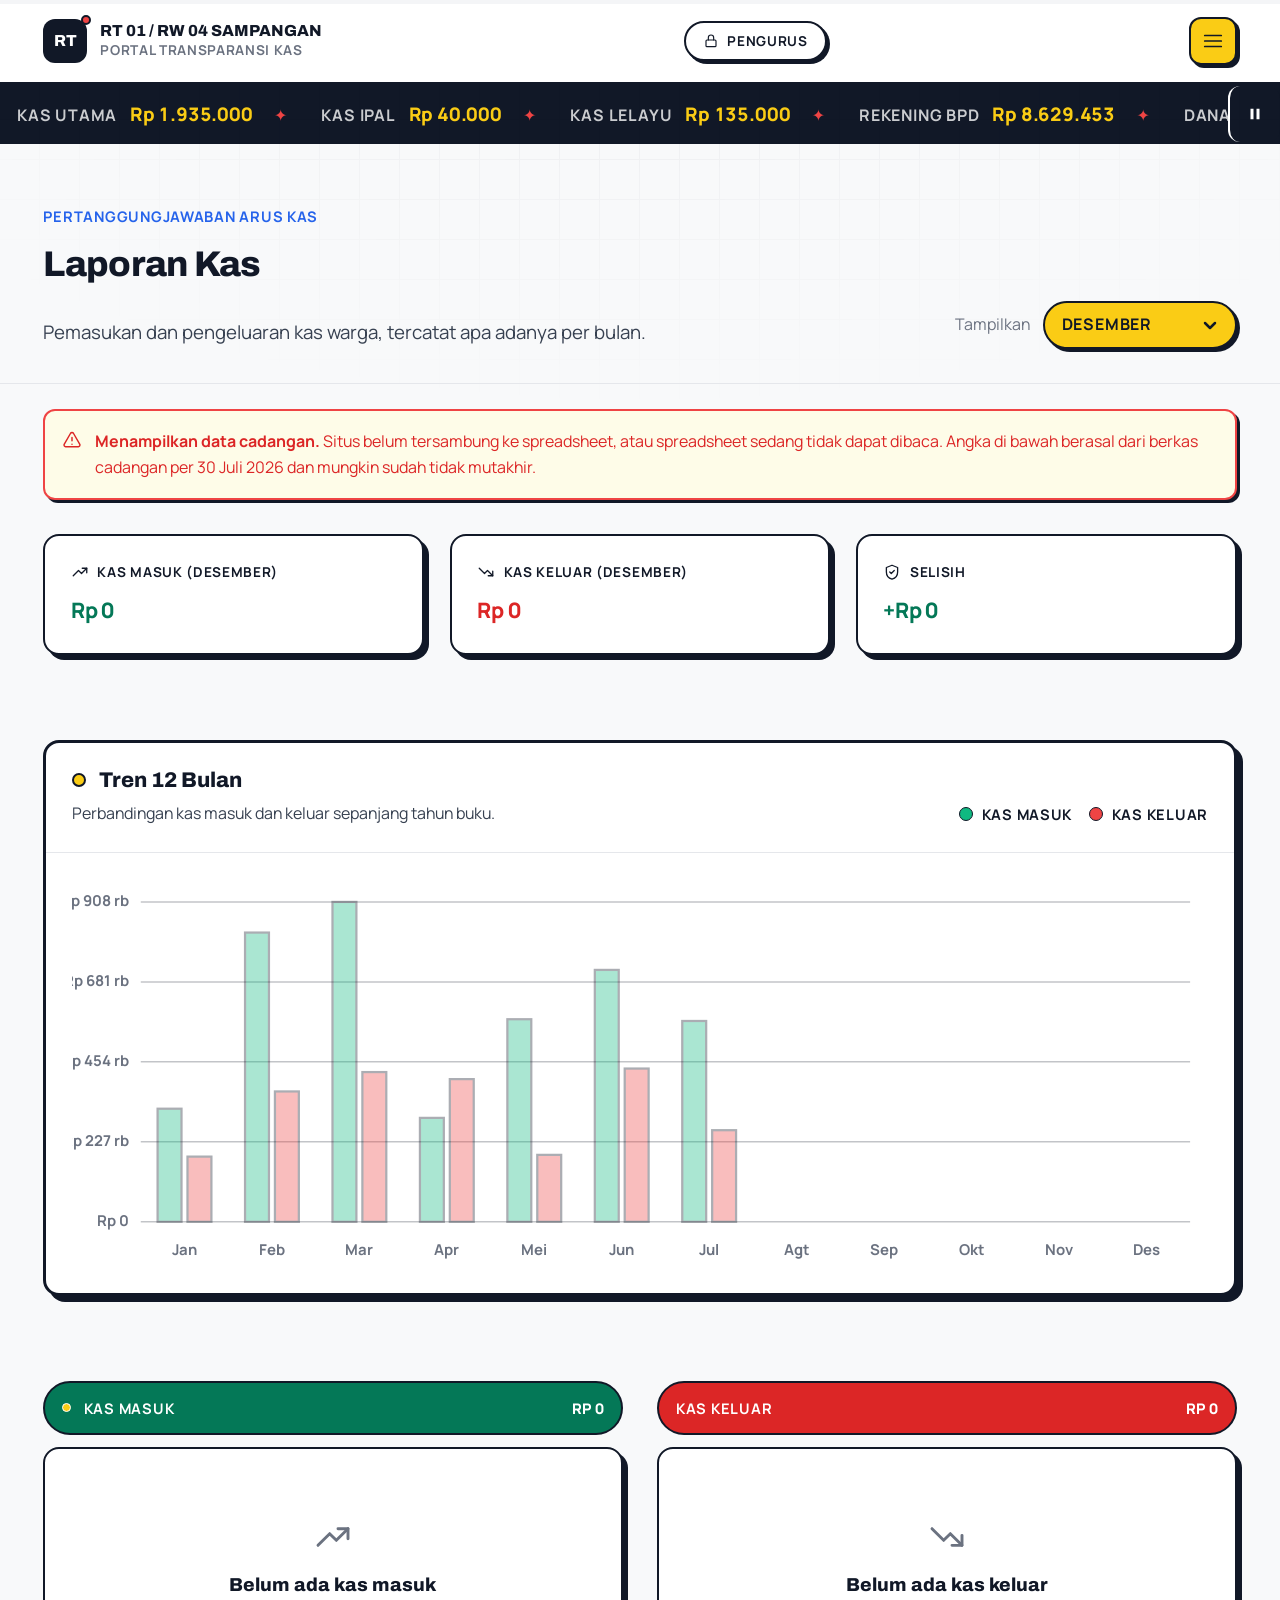
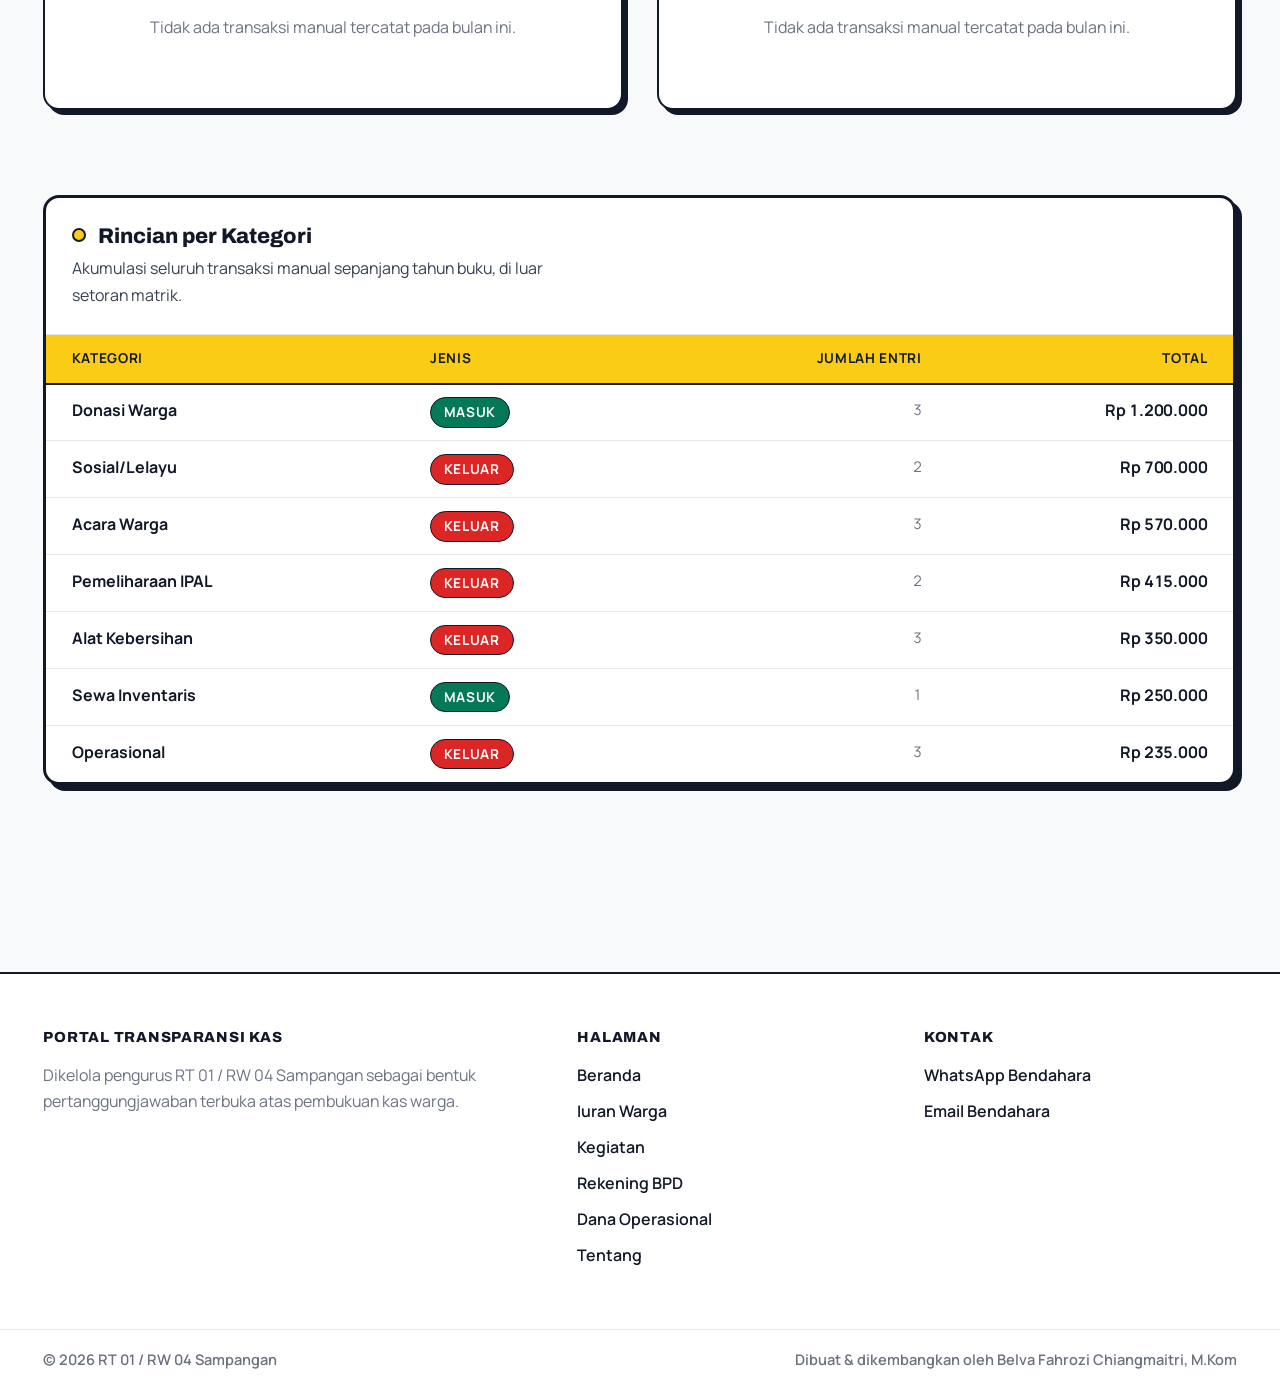
<file: laporan.html>
<!doctype html>
<html lang="id" class="no-js">
<head>
<meta charset="UTF-8">
<meta name="viewport" content="width=device-width, initial-scale=1">
<title data-pola="Laporan Kas — {rt}">Laporan Kas — RT 01/RW 04 Sampangan</title>
<meta name="description" content="Jurnal kas masuk dan keluar RT 01/RW 04 Sampangan per bulan, lengkap dengan grafik tren dan rincian kategori.">
<meta name="color-scheme" content="light">
<link rel="icon" href="data:image/svg+xml,%3Csvg xmlns='http://www.w3.org/2000/svg' viewBox='0 0 24 24'%3E%3Crect width='24' height='24' rx='6' fill='%23FACC15'/%3E%3Crect x='1.25' y='1.25' width='21.5' height='21.5' rx='5' fill='none' stroke='%23111827' stroke-width='2.5'/%3E%3Ctext x='12' y='16.5' font-family='Verdana,sans-serif' font-size='10' font-weight='700' fill='%23111827' text-anchor='middle'%3ERT%3C/text%3E%3C/svg%3E">
<!-- Font dimuat lokal lewat @font-face di tokens.css (lihat catatan di sana).
     Tidak ada permintaan ke CDN Google: situs jadi satu perjalanan jaringan
     lebih ringan, dan di dalam aplikasi Android tipografinya tetap benar saat
     warga sedang offline. -->
<link rel="preload" href="assets/font/archivo-latin-var.woff2" as="font" type="font/woff2" crossorigin>
<link rel="preload" href="assets/font/manrope-latin-var.woff2" as="font" type="font/woff2" crossorigin>
<link rel="stylesheet" href="assets/css/tokens.css">
<link rel="stylesheet" href="assets/css/base.css">
<link rel="stylesheet" href="assets/css/motion.css">
<link rel="stylesheet" href="assets/css/components.css">
</head>
<body>
<div class="scroll-progress" aria-hidden="true"><span class="scroll-progress__bar"></span></div>
<a class="skip-link" href="#konten">Langsung ke konten</a>

<div class="bg-canvas" aria-hidden="true">
  <div class="bg-canvas__aurora bg-canvas__aurora--a"></div>
  <div class="bg-canvas__aurora bg-canvas__aurora--b"></div>
  <div class="bg-canvas__grid"></div>
  <div class="bg-canvas__grain"></div>
</div>

<header class="site-header">
  <div class="container site-header__row">
    <a href="index.html" class="brand">
      <span class="brand__mark" aria-hidden="true">RT</span>
      <span class="brand__text">
        <span class="brand__name" data-isi="nama_rt">RT 01 / RW 04 Sampangan</span>
        <span class="brand__sub">Portal Transparansi Kas</span>
      </span>
    </a>
    <button class="nav-toggle" aria-expanded="false" aria-controls="nav-utama" aria-label="Buka menu navigasi">
      <svg class="nav-toggle__open" width="20" height="20" viewBox="0 0 24 24" fill="none" stroke="currentColor" stroke-width="1.9" stroke-linecap="round"><path d="M3 6h18M3 12h18M3 18h18"/></svg>
      <svg class="nav-toggle__close" width="20" height="20" viewBox="0 0 24 24" fill="none" stroke="currentColor" stroke-width="1.9" stroke-linecap="round"><path d="M18 6 6 18M6 6l12 12"/></svg>
    </button>
    <nav class="nav" id="nav-utama" aria-label="Navigasi utama">
      <a class="nav__link" href="index.html">Beranda</a>
      <a class="nav__link" href="laporan.html">Laporan Kas</a>
      <a class="nav__link" href="iuran.html">Iuran Warga</a>
      <a class="nav__link" href="kegiatan.html">Kegiatan</a>
      <a class="nav__link" href="bank-bpd.html">Rekening BPD</a>
      <a class="nav__link" href="dana-operasional.html">Dana Operasional</a>
      <a class="nav__link" href="tentang.html">Tentang</a>
      <a class="nav__link" href="https://arsip-gratis.my.id" target="_blank" rel="noopener">Simpan File Gratis</a>
    </nav>
  </div>
</header>

<div class="marquee" data-marquee role="complementary" aria-label="Ringkasan saldo kas tercatat">
  <div class="marquee__viewport">
    <div class="marquee__track">
      <div class="marquee__group animate-marquee">
        <span class="marquee__item" data-marquee-pos="saldo"><span class="marquee__label">Kas Utama</span><span class="marquee__nilai num" data-marquee-nilai></span><span class="marquee__sep" aria-hidden="true">&#10022;</span></span>
        <span class="marquee__item" data-marquee-pos="kasIpal"><span class="marquee__label">Kas IPAL</span><span class="marquee__nilai num" data-marquee-nilai></span><span class="marquee__sep" aria-hidden="true">&#10022;</span></span>
        <span class="marquee__item" data-marquee-pos="kasLelayu"><span class="marquee__label">Kas Lelayu</span><span class="marquee__nilai num" data-marquee-nilai></span><span class="marquee__sep" aria-hidden="true">&#10022;</span></span>
        <span class="marquee__item" data-marquee-pos="totalBpd"><span class="marquee__label">Rekening BPD</span><span class="marquee__nilai num" data-marquee-nilai></span><span class="marquee__sep" aria-hidden="true">&#10022;</span></span>
        <span class="marquee__item" data-marquee-pos="danaOperasionalSisa"><span class="marquee__label">Dana Hibah</span><span class="marquee__nilai num" data-marquee-nilai></span><span class="marquee__sep" aria-hidden="true">&#10022;</span></span>
      </div>
      <div class="marquee__group animate-marquee" aria-hidden="true">
        <span class="marquee__item" data-marquee-pos="saldo"><span class="marquee__label">Kas Utama</span><span class="marquee__nilai num" data-marquee-nilai></span><span class="marquee__sep" aria-hidden="true">&#10022;</span></span>
        <span class="marquee__item" data-marquee-pos="kasIpal"><span class="marquee__label">Kas IPAL</span><span class="marquee__nilai num" data-marquee-nilai></span><span class="marquee__sep" aria-hidden="true">&#10022;</span></span>
        <span class="marquee__item" data-marquee-pos="kasLelayu"><span class="marquee__label">Kas Lelayu</span><span class="marquee__nilai num" data-marquee-nilai></span><span class="marquee__sep" aria-hidden="true">&#10022;</span></span>
        <span class="marquee__item" data-marquee-pos="totalBpd"><span class="marquee__label">Rekening BPD</span><span class="marquee__nilai num" data-marquee-nilai></span><span class="marquee__sep" aria-hidden="true">&#10022;</span></span>
        <span class="marquee__item" data-marquee-pos="danaOperasionalSisa"><span class="marquee__label">Dana Hibah</span><span class="marquee__nilai num" data-marquee-nilai></span><span class="marquee__sep" aria-hidden="true">&#10022;</span></span>
      </div>
    </div>
  </div>
  <button class="marquee__jeda" type="button" aria-pressed="false" data-marquee-jeda>
    <span class="sr-only">Hentikan teks berjalan</span>
    <svg class="marquee__ikon marquee__ikon--jeda" width="18" height="18" viewBox="0 0 24 24" fill="currentColor" aria-hidden="true"><rect x="6" y="5" width="4" height="14"/><rect x="14" y="5" width="4" height="14"/></svg>
    <svg class="marquee__ikon marquee__ikon--main" width="18" height="18" viewBox="0 0 24 24" fill="currentColor" aria-hidden="true"><path d="M7 4l12 8-12 8z"/></svg>
  </button>
</div>

<main class="site-main" id="konten">

  <div class="page-head">
    <div class="container">
      <p class="eyebrow eyebrow--accent reveal">Pertanggungjawaban Arus Kas</p>
      <h1 class="page-head__title reveal">Laporan Kas</h1>
      <div class="page-head__row reveal">
        <p class="lede">Pemasukan dan pengeluaran kas warga, tercatat apa adanya per bulan.</p>
        <div class="cluster">
          <button type="button" class="btn btn--accent" data-tambah-transaksi data-admin-only>
            <svg width="18" height="18" viewBox="0 0 24 24" fill="none" stroke="currentColor" stroke-width="1.9" stroke-linecap="round" aria-hidden="true"><path d="M12 5v14M5 12h14"/></svg>
            Catat Transaksi
          </button>
          <label class="cluster">
            <span class="fs-sm dim">Tampilkan</span>
            <select class="select" id="pilih-bulan" aria-label="Pilih bulan laporan"></select>
          </label>
        </div>
      </div>
    </div>
  </div>

  <div class="container mt-5" data-sumber-data></div>

  <section class="container section" style="padding-top:var(--sp-6)">
    <div class="grid grid-3 reveal-group">
      <div class="stat reveal">
        <div class="stat__head">
          <svg width="17" height="17" viewBox="0 0 24 24" fill="none" stroke="currentColor" stroke-width="1.75" stroke-linecap="round" stroke-linejoin="round" aria-hidden="true"><path d="M3 17 10 10l4 4 7-7"/><path d="M15 7h6v6"/></svg>
          <span class="stat__label" id="lbl-masuk">Kas Masuk</span>
        </div>
        <p class="stat__value num text-pos" data-nilai="0" data-target="masuk">&mdash;</p>
      </div>
      <div class="stat reveal">
        <div class="stat__head">
          <svg width="17" height="17" viewBox="0 0 24 24" fill="none" stroke="currentColor" stroke-width="1.75" stroke-linecap="round" stroke-linejoin="round" aria-hidden="true"><path d="M3 7 10 14l4-4 7 7"/><path d="M15 17h6v-6"/></svg>
          <span class="stat__label" id="lbl-keluar">Kas Keluar</span>
        </div>
        <p class="stat__value num text-neg" data-nilai="0" data-target="keluar">&mdash;</p>
      </div>
      <div class="stat reveal">
        <div class="stat__head">
          <svg width="17" height="17" viewBox="0 0 24 24" fill="none" stroke="currentColor" stroke-width="1.75" stroke-linecap="round" stroke-linejoin="round" aria-hidden="true"><path d="M12 3 4.5 6v6c0 4.6 3.2 8.4 7.5 9.5 4.3-1.1 7.5-4.9 7.5-9.5V6Z"/><path d="m9 12 2 2 4-4"/></svg>
          <span class="stat__label">Selisih</span>
        </div>
        <p class="stat__value num" id="nilai-selisih">&mdash;</p>
      </div>
    </div>
  </section>

  <section class="container section" style="padding-top:0">
    <div class="panel reveal">
      <div class="panel__head">
        <div>
          <h2 class="panel__title">Tren 12 Bulan</h2>
          <p class="panel__desc">Perbandingan kas masuk dan keluar sepanjang tahun buku.</p>
        </div>
        <div class="chart-legend" style="margin-top:0">
          <span class="chart-legend__item"><span class="chart-legend__swatch" style="background:var(--positive)"></span>Kas Masuk</span>
          <span class="chart-legend__item"><span class="chart-legend__swatch" style="background:var(--critical)"></span>Kas Keluar</span>
        </div>
      </div>
      <div class="panel__body" id="wadah-grafik">
        <div class="skeleton" style="height:260px;border-radius:var(--r-md)"></div>
      </div>
    </div>
  </section>

  <section class="container section" style="padding-top:0">
    <div class="ledger reveal-group">
      <div class="reveal">
        <div class="ledger__head ledger__head--in">
          <span class="cluster"><span class="live-dot"></span>Kas Masuk</span>
          <span class="ledger__total num" id="total-masuk-list">Rp 0</span>
        </div>
        <div class="ledger__list" id="daftar-masuk"></div>
      </div>
      <div class="reveal">
        <div class="ledger__head ledger__head--out">
          <span>Kas Keluar</span>
          <span class="ledger__total num" id="total-keluar-list">Rp 0</span>
        </div>
        <div class="ledger__list" id="daftar-keluar"></div>
      </div>
    </div>
  </section>

  <section class="container section" style="padding-top:0">
    <div class="panel reveal">
      <div class="panel__head">
        <div>
          <h2 class="panel__title">Rincian per Kategori</h2>
          <p class="panel__desc">Akumulasi seluruh transaksi manual sepanjang tahun buku, di luar setoran matrik.</p>
        </div>
      </div>
      <div class="panel__body panel__body--flush" id="wadah-kategori"></div>
    </div>
  </section>

</main>

<footer class="site-footer">
  <div class="container site-footer__grid">
    <div>
      <p class="site-footer__title">Portal Transparansi Kas</p>
      <p class="fs-sm muted measure">Dikelola pengurus <span data-isi="nama_rt">RT 01/RW 04 Sampangan</span> sebagai bentuk pertanggungjawaban terbuka atas pembukuan kas warga.</p>
    </div>
    <div>
      <p class="site-footer__title">Halaman</p>
      <a class="site-footer__link" href="index.html" style="display:block">Beranda</a>
      <a class="site-footer__link" href="iuran.html" style="display:block">Iuran Warga</a>
      <a class="site-footer__link" href="kegiatan.html" style="display:block">Kegiatan</a>
      <a class="site-footer__link" href="bank-bpd.html" style="display:block">Rekening BPD</a>
      <a class="site-footer__link" href="dana-operasional.html" style="display:block">Dana Operasional</a>
      <a class="site-footer__link" href="tentang.html" style="display:block">Tentang</a>
    </div>
    <div>
      <p class="site-footer__title">Kontak</p>
      <a class="site-footer__link" id="footer-wa" href="#" target="_blank" rel="noopener noreferrer" style="display:block">WhatsApp Bendahara</a>
      <a class="site-footer__link" id="footer-email" href="#" style="display:block">Email Bendahara</a>
    </div>
  </div>
  <div class="container site-footer__bottom">
    <span>&copy; <span data-isi="tahun_sekarang">2026</span> <span data-isi="nama_rt">RT 01/RW 04 Sampangan</span></span>
    <span>Dibuat &amp; dikembangkan oleh Belva Fahrozi Chiangmaitri, M.Kom</span>
  </div>
</footer>

<script type="module" src="assets/js/pages/laporan.js"></script>
</body>
</html>
</file>
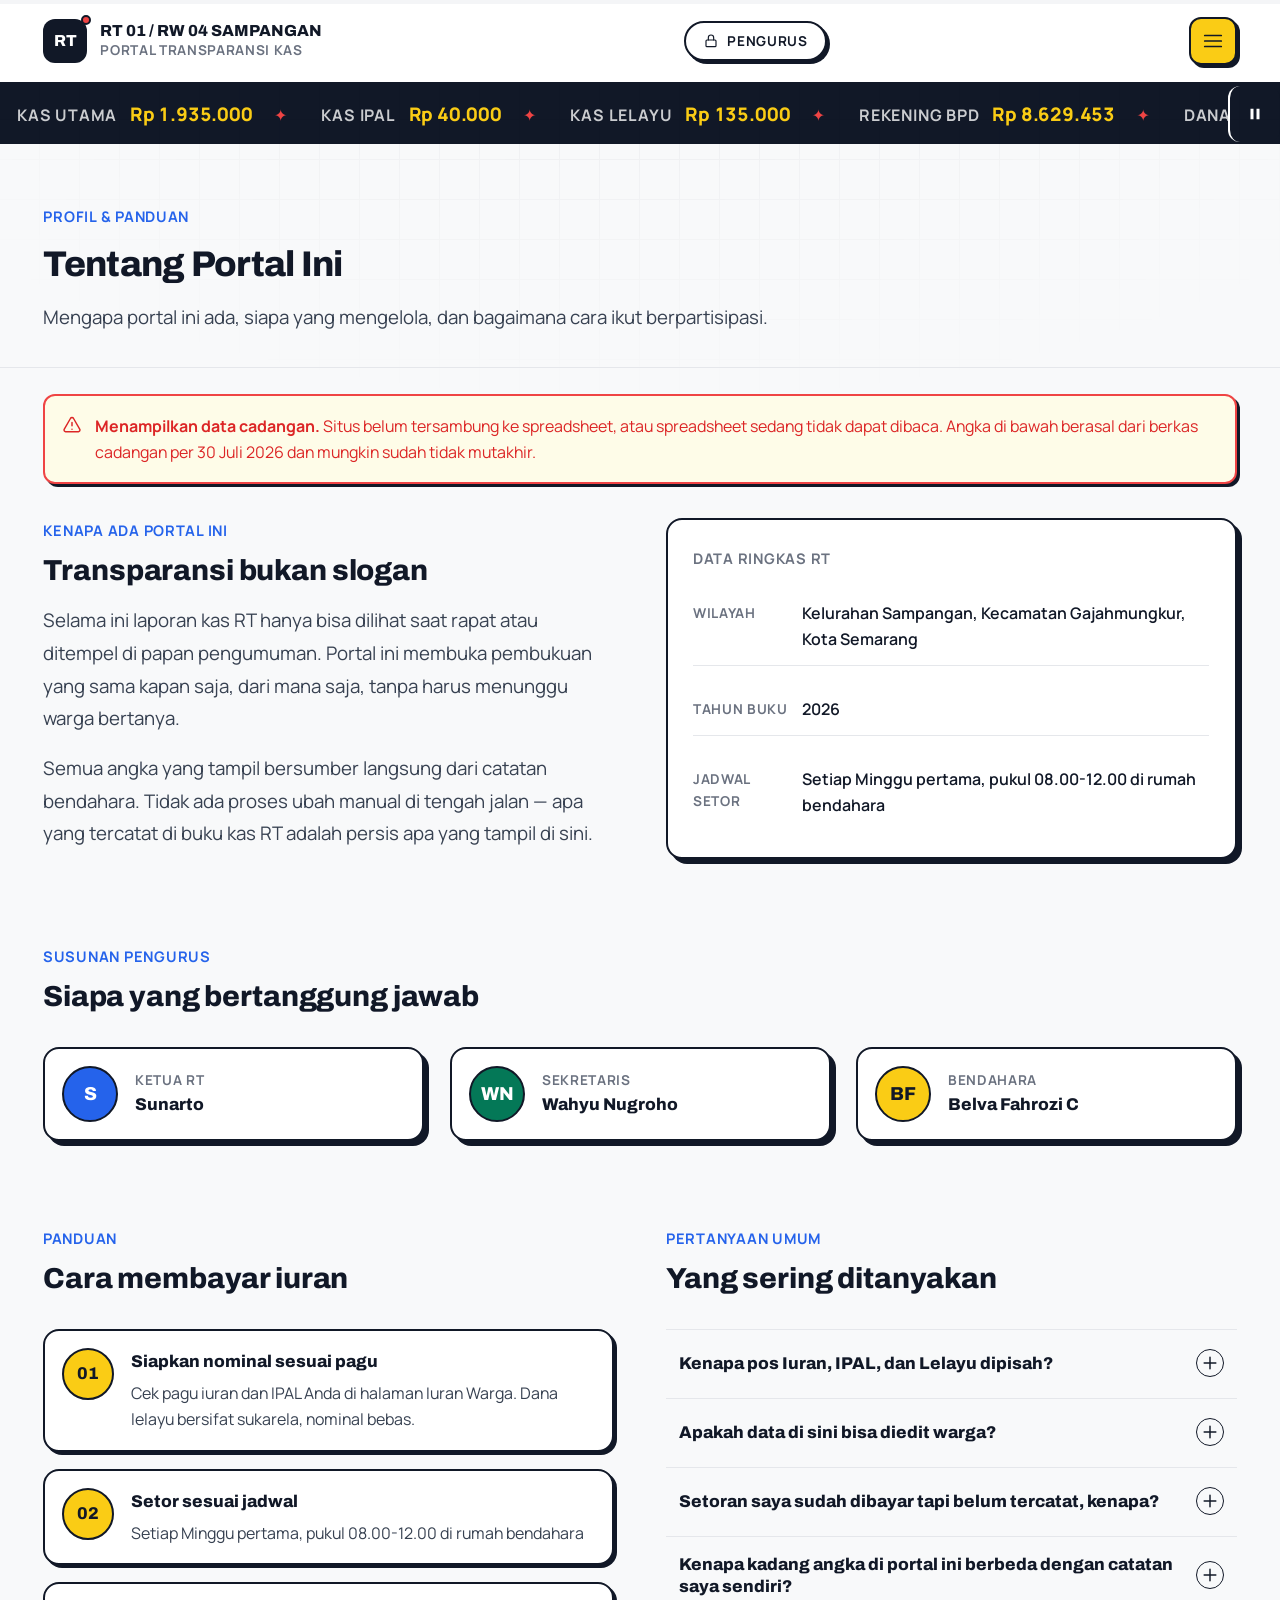
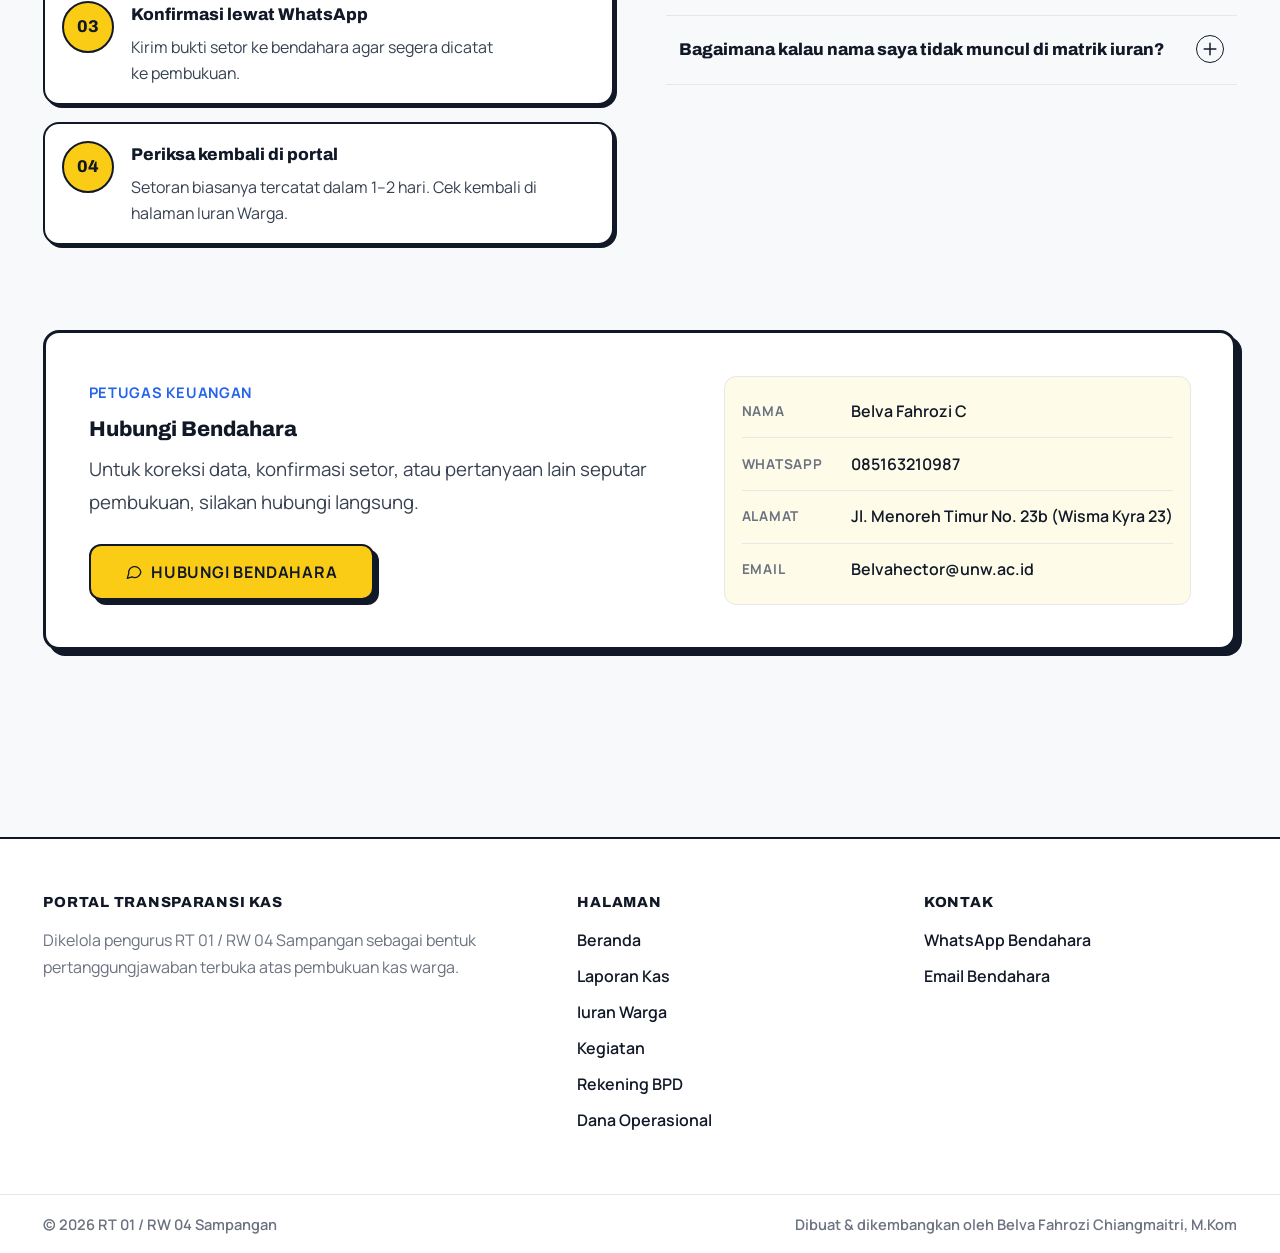
<file: tentang.html>
<!doctype html>
<html lang="id" class="no-js">
<head>
<meta charset="UTF-8">
<meta name="viewport" content="width=device-width, initial-scale=1">
<title data-pola="Tentang — {rt}">Tentang — RT 01/RW 04 Sampangan</title>
<meta name="description" content="Profil, susunan pengurus, cara membayar iuran, dan kontak bendahara RT 01/RW 04 Sampangan.">
<meta name="color-scheme" content="light">
<link rel="icon" href="data:image/svg+xml,%3Csvg xmlns='http://www.w3.org/2000/svg' viewBox='0 0 24 24'%3E%3Crect width='24' height='24' rx='6' fill='%23FACC15'/%3E%3Crect x='1.25' y='1.25' width='21.5' height='21.5' rx='5' fill='none' stroke='%23111827' stroke-width='2.5'/%3E%3Ctext x='12' y='16.5' font-family='Verdana,sans-serif' font-size='10' font-weight='700' fill='%23111827' text-anchor='middle'%3ERT%3C/text%3E%3C/svg%3E">
<!-- Font dimuat lokal lewat @font-face di tokens.css (lihat catatan di sana).
     Tidak ada permintaan ke CDN Google: situs jadi satu perjalanan jaringan
     lebih ringan, dan di dalam aplikasi Android tipografinya tetap benar saat
     warga sedang offline. -->
<link rel="preload" href="assets/font/archivo-latin-var.woff2" as="font" type="font/woff2" crossorigin>
<link rel="preload" href="assets/font/manrope-latin-var.woff2" as="font" type="font/woff2" crossorigin>
<link rel="stylesheet" href="assets/css/tokens.css">
<link rel="stylesheet" href="assets/css/base.css">
<link rel="stylesheet" href="assets/css/motion.css">
<link rel="stylesheet" href="assets/css/components.css">
</head>
<body>
<div class="scroll-progress" aria-hidden="true"><span class="scroll-progress__bar"></span></div>
<a class="skip-link" href="#konten">Langsung ke konten</a>

<div class="bg-canvas" aria-hidden="true">
  <div class="bg-canvas__aurora bg-canvas__aurora--a"></div>
  <div class="bg-canvas__aurora bg-canvas__aurora--b"></div>
  <div class="bg-canvas__grid"></div>
  <div class="bg-canvas__grain"></div>
</div>

<header class="site-header">
  <div class="container site-header__row">
    <a href="index.html" class="brand">
      <span class="brand__mark" aria-hidden="true">RT</span>
      <span class="brand__text">
        <span class="brand__name" data-isi="nama_rt">RT 01 / RW 04 Sampangan</span>
        <span class="brand__sub">Portal Transparansi Kas</span>
      </span>
    </a>
    <button class="nav-toggle" aria-expanded="false" aria-controls="nav-utama" aria-label="Buka menu navigasi">
      <svg class="nav-toggle__open" width="20" height="20" viewBox="0 0 24 24" fill="none" stroke="currentColor" stroke-width="1.9" stroke-linecap="round"><path d="M3 6h18M3 12h18M3 18h18"/></svg>
      <svg class="nav-toggle__close" width="20" height="20" viewBox="0 0 24 24" fill="none" stroke="currentColor" stroke-width="1.9" stroke-linecap="round"><path d="M18 6 6 18M6 6l12 12"/></svg>
    </button>
    <nav class="nav" id="nav-utama" aria-label="Navigasi utama">
      <a class="nav__link" href="index.html">Beranda</a>
      <a class="nav__link" href="laporan.html">Laporan Kas</a>
      <a class="nav__link" href="iuran.html">Iuran Warga</a>
      <a class="nav__link" href="kegiatan.html">Kegiatan</a>
      <a class="nav__link" href="bank-bpd.html">Rekening BPD</a>
      <a class="nav__link" href="dana-operasional.html">Dana Operasional</a>
      <a class="nav__link" href="tentang.html">Tentang</a>
      <a class="nav__link" href="https://arsip-gratis.my.id" target="_blank" rel="noopener">Simpan File Gratis</a>
    </nav>
  </div>
</header>

<div class="marquee" data-marquee role="complementary" aria-label="Ringkasan saldo kas tercatat">
  <div class="marquee__viewport">
    <div class="marquee__track">
      <div class="marquee__group animate-marquee">
        <span class="marquee__item" data-marquee-pos="saldo"><span class="marquee__label">Kas Utama</span><span class="marquee__nilai num" data-marquee-nilai></span><span class="marquee__sep" aria-hidden="true">&#10022;</span></span>
        <span class="marquee__item" data-marquee-pos="kasIpal"><span class="marquee__label">Kas IPAL</span><span class="marquee__nilai num" data-marquee-nilai></span><span class="marquee__sep" aria-hidden="true">&#10022;</span></span>
        <span class="marquee__item" data-marquee-pos="kasLelayu"><span class="marquee__label">Kas Lelayu</span><span class="marquee__nilai num" data-marquee-nilai></span><span class="marquee__sep" aria-hidden="true">&#10022;</span></span>
        <span class="marquee__item" data-marquee-pos="totalBpd"><span class="marquee__label">Rekening BPD</span><span class="marquee__nilai num" data-marquee-nilai></span><span class="marquee__sep" aria-hidden="true">&#10022;</span></span>
        <span class="marquee__item" data-marquee-pos="danaOperasionalSisa"><span class="marquee__label">Dana Hibah</span><span class="marquee__nilai num" data-marquee-nilai></span><span class="marquee__sep" aria-hidden="true">&#10022;</span></span>
      </div>
      <div class="marquee__group animate-marquee" aria-hidden="true">
        <span class="marquee__item" data-marquee-pos="saldo"><span class="marquee__label">Kas Utama</span><span class="marquee__nilai num" data-marquee-nilai></span><span class="marquee__sep" aria-hidden="true">&#10022;</span></span>
        <span class="marquee__item" data-marquee-pos="kasIpal"><span class="marquee__label">Kas IPAL</span><span class="marquee__nilai num" data-marquee-nilai></span><span class="marquee__sep" aria-hidden="true">&#10022;</span></span>
        <span class="marquee__item" data-marquee-pos="kasLelayu"><span class="marquee__label">Kas Lelayu</span><span class="marquee__nilai num" data-marquee-nilai></span><span class="marquee__sep" aria-hidden="true">&#10022;</span></span>
        <span class="marquee__item" data-marquee-pos="totalBpd"><span class="marquee__label">Rekening BPD</span><span class="marquee__nilai num" data-marquee-nilai></span><span class="marquee__sep" aria-hidden="true">&#10022;</span></span>
        <span class="marquee__item" data-marquee-pos="danaOperasionalSisa"><span class="marquee__label">Dana Hibah</span><span class="marquee__nilai num" data-marquee-nilai></span><span class="marquee__sep" aria-hidden="true">&#10022;</span></span>
      </div>
    </div>
  </div>
  <button class="marquee__jeda" type="button" aria-pressed="false" data-marquee-jeda>
    <span class="sr-only">Hentikan teks berjalan</span>
    <svg class="marquee__ikon marquee__ikon--jeda" width="18" height="18" viewBox="0 0 24 24" fill="currentColor" aria-hidden="true"><rect x="6" y="5" width="4" height="14"/><rect x="14" y="5" width="4" height="14"/></svg>
    <svg class="marquee__ikon marquee__ikon--main" width="18" height="18" viewBox="0 0 24 24" fill="currentColor" aria-hidden="true"><path d="M7 4l12 8-12 8z"/></svg>
  </button>
</div>

<main class="site-main" id="konten">

  <div class="page-head">
    <div class="container">
      <p class="eyebrow eyebrow--accent reveal">Profil &amp; Panduan</p>
      <h1 class="page-head__title reveal">Tentang Portal Ini</h1>
      <p class="lede reveal">Mengapa portal ini ada, siapa yang mengelola, dan bagaimana cara ikut berpartisipasi.</p>
    </div>
  </div>

  <div class="container mt-5" data-sumber-data></div>

  <!-- ============================ PROFIL RT ============================= -->
  <section class="container section" style="padding-top:var(--sp-6)">
    <div class="grid grid-2 reveal-group" style="align-items:start;gap:var(--sp-7)">
      <div class="reveal">
        <p class="eyebrow eyebrow--accent">Kenapa Ada Portal Ini</p>
        <h2 class="mt-3">Transparansi bukan slogan</h2>
        <p class="lede mt-4">
          Selama ini laporan kas RT hanya bisa dilihat saat rapat atau ditempel di papan
          pengumuman. Portal ini membuka pembukuan yang sama kapan saja, dari mana saja,
          tanpa harus menunggu warga bertanya.
        </p>
        <p class="lede mt-4">
          Semua angka yang tampil bersumber langsung dari catatan bendahara. Tidak ada
          proses ubah manual di tengah jalan &mdash; apa yang tercatat di buku kas RT
          adalah persis apa yang tampil di sini.
        </p>
      </div>
      <div class="card reveal" id="wadah-profil">
        <p class="eyebrow">Data Ringkas RT</p>
        <div class="stack mt-4">
          <div class="contact__row"><span class="contact__key">Wilayah</span><span class="contact__val" data-isi-profil="alamat_rt">&mdash;</span></div>
          <div class="contact__row"><span class="contact__key">Tahun Buku</span><span class="contact__val" data-isi="tahun">2026</span></div>
          <div class="contact__row"><span class="contact__key">Jadwal Setor</span><span class="contact__val" data-isi-profil="jadwal_setor">&mdash;</span></div>
        </div>
      </div>
    </div>
  </section>

  <!-- =========================== PENGURUS =============================== -->
  <section class="container section" style="padding-top:0">
    <p class="eyebrow eyebrow--accent reveal">Susunan Pengurus</p>
    <h2 class="mt-3 reveal">Siapa yang bertanggung jawab</h2>
    <div class="grid grid-3 mt-6 reveal-group" id="wadah-pengurus"></div>
  </section>

  <!-- ========================== CARA MEMBAYAR ============================ -->
  <section class="container section" style="padding-top:0">
    <div class="grid grid-2 reveal-group" style="gap:var(--sp-7);align-items:start">
      <div class="reveal">
        <p class="eyebrow eyebrow--accent">Panduan</p>
        <h2 class="mt-3">Cara membayar iuran</h2>
        <div class="steps mt-6">
          <div class="step">
            <p class="step__title">Siapkan nominal sesuai pagu</p>
            <p class="step__desc">Cek pagu iuran dan IPAL Anda di halaman Iuran Warga. Dana lelayu bersifat sukarela, nominal bebas.</p>
          </div>
          <div class="step">
            <p class="step__title">Setor sesuai jadwal</p>
            <p class="step__desc" data-isi-profil="jadwal_setor">Setiap Minggu pertama, pukul 08.00&ndash;12.00 di rumah bendahara.</p>
          </div>
          <div class="step">
            <p class="step__title">Konfirmasi lewat WhatsApp</p>
            <p class="step__desc">Kirim bukti setor ke bendahara agar segera dicatat ke pembukuan.</p>
          </div>
          <div class="step">
            <p class="step__title">Periksa kembali di portal</p>
            <p class="step__desc">Setoran biasanya tercatat dalam 1&ndash;2 hari. Cek kembali di halaman Iuran Warga.</p>
          </div>
        </div>
      </div>

      <div class="reveal">
        <p class="eyebrow eyebrow--accent">Pertanyaan Umum</p>
        <h2 class="mt-3">Yang sering ditanyakan</h2>
        <div class="faq mt-6" id="wadah-faq"></div>
      </div>
    </div>
  </section>

  <!-- ========================== KONTAK BENDAHARA ========================= -->
  <section class="container section" style="padding-top:0">
    <div class="contact reveal">
      <div>
        <p class="eyebrow eyebrow--accent">Petugas Keuangan</p>
        <h3 class="mt-3">Hubungi Bendahara</h3>
        <p class="lede mt-3">
          Untuk koreksi data, konfirmasi setor, atau pertanyaan lain seputar pembukuan,
          silakan hubungi langsung.
        </p>
        <a class="btn btn--accent mt-5" id="btn-wa-tentang" href="#" target="_blank" rel="noopener noreferrer">
          <svg width="18" height="18" viewBox="0 0 24 24" fill="none" stroke="currentColor" stroke-width="1.75" stroke-linecap="round" stroke-linejoin="round" aria-hidden="true"><path d="M21 11.5a8 8 0 0 1-11.7 7.1L3 20.5l1.9-6.1A8 8 0 1 1 21 11.5Z"/></svg>
          Hubungi Bendahara
        </a>
      </div>
      <div class="contact__rows">
        <div class="contact__row"><span class="contact__key">Nama</span><span class="contact__val" data-isi-bendahara="nama">&mdash;</span></div>
        <div class="contact__row"><span class="contact__key">WhatsApp</span><span class="contact__val" data-isi-bendahara="wa">&mdash;</span></div>
        <div class="contact__row"><span class="contact__key">Alamat</span><span class="contact__val" data-isi-bendahara="alamat">&mdash;</span></div>
        <div class="contact__row"><span class="contact__key">Email</span><span class="contact__val" data-isi-bendahara="email">&mdash;</span></div>
      </div>
    </div>
  </section>

</main>

<footer class="site-footer">
  <div class="container site-footer__grid">
    <div>
      <p class="site-footer__title">Portal Transparansi Kas</p>
      <p class="fs-sm muted measure">Dikelola pengurus <span data-isi="nama_rt">RT 01/RW 04 Sampangan</span> sebagai bentuk pertanggungjawaban terbuka atas pembukuan kas warga.</p>
    </div>
    <div>
      <p class="site-footer__title">Halaman</p>
      <a class="site-footer__link" href="index.html" style="display:block">Beranda</a>
      <a class="site-footer__link" href="laporan.html" style="display:block">Laporan Kas</a>
      <a class="site-footer__link" href="iuran.html" style="display:block">Iuran Warga</a>
      <a class="site-footer__link" href="kegiatan.html" style="display:block">Kegiatan</a>
      <a class="site-footer__link" href="bank-bpd.html" style="display:block">Rekening BPD</a>
      <a class="site-footer__link" href="dana-operasional.html" style="display:block">Dana Operasional</a>
    </div>
    <div>
      <p class="site-footer__title">Kontak</p>
      <a class="site-footer__link" id="footer-wa" href="#" target="_blank" rel="noopener noreferrer" style="display:block">WhatsApp Bendahara</a>
      <a class="site-footer__link" id="footer-email" href="#" style="display:block">Email Bendahara</a>
    </div>
  </div>
  <div class="container site-footer__bottom">
    <span>&copy; <span data-isi="tahun_sekarang">2026</span> <span data-isi="nama_rt">RT 01/RW 04 Sampangan</span></span>
    <span>Dibuat &amp; dikembangkan oleh Belva Fahrozi Chiangmaitri, M.Kom</span>
  </div>
</footer>

<script type="module" src="assets/js/pages/tentang.js"></script>
</body>
</html>
</file>
<file: assets/css/tokens.css>
/* ==========================================================================
   TOKENS — Tema "DASHBOARD" (Modern Clean Dashboard / Soft Neubrutalism Hybrid)
   Sumber tunggal untuk warna, tipografi, spasi, bentuk, dan gerak.
   Ubah di sini, seluruh situs ikut. Jangan menulis hex mentah di berkas lain.

   Menggantikan tema BRUTAL. Yang DIPERTAHANKAN dari tema lama — karena justru
   itu yang membuat data keuangan terbaca tegas — adalah kontur: setiap kotak
   masih punya garis tepi gelap dan bayangan KERAS ber-offset (Npx Npx 0, tanpa
   blur), dan interaksinya masih "ditekan turun" saat hover/klik.

   Yang DIGANTI ada tiga, dan ketiganya yang mengubah kesan halaman:

     1. Sudut. Dari 0px di mana-mana menjadi membulat lembut (12–16px). Inilah
        satu-satunya perubahan terbesar: kotak bersudut siku terbaca sebagai
        poster, kotak bersudut bulat terbaca sebagai panel dasbor.
     2. Warna. Primer murni (#FF0000/#0000FF/#FFFF00 + hitam pekat) diganti
        palet dasbor: amber, emerald, coral, sky, di atas tinta arang gelap
        #111827 dan latar netral #F8F9FA. Merah murni pada angka rupiah tampak
        seperti peringatan darurat; coral membawa arti yang sama tanpa berteriak.
     3. Ketebalan garis. 3px di semua tempat → 1,5–2px untuk kartu metrik dan
        3px hanya untuk elemen paling utama. Kontur tetap tegas, tapi tidak
        lagi mendominasi angkanya sendiri.

   Perlu dicatat, karena ini menyimpang dari spesifikasi desain barunya: font
   TIDAK diganti. Spesifikasi menyebut Inter / Plus Jakarta Sans / Montserrat
   sebagai contoh "sans-serif modern"; situs ini memakai Archivo + Manrope yang
   sudah ada sebagai berkas lokal (lihat catatan @font-face di bawah). Keduanya
   grotesque modern dengan karakter yang sama, dan menukarnya berarti menambah
   unduhan font baru atau — lebih buruk — memanggil CDN yang pasti gagal saat
   aplikasi Android dipakai offline. Identitas visual tema ini dibawa oleh
   warna, sudut, dan bayangan; bukan oleh nama fontnya.

   Rujukan keputusan: DECISIONS.md CP-24 (tema BRUTAL, digantikan tema ini).
   ========================================================================== */

/* ==========================================================================
   FONT DIMUAT DARI SINI, BUKAN DARI CDN GOOGLE

   Sebelumnya tiap halaman memanggil fonts.googleapis.com lewat <link>. Itu
   berarti tipografi seluruh situs bergantung pada permintaan jaringan yang
   bisa gagal — dan di dalam aplikasi Android yang memang dirancang jalan
   tanpa internet, ia PASTI gagal setiap kali warga sedang offline. Yang
   terlihat bukan "sedang offline", melainkan judul dan angka rupiah yang
   tiba-tiba berganti font sistem: aplikasinya terlihat rusak justru pada
   saat ia sebenarnya bekerja persis seperti seharusnya.

   Keduanya adalah font VARIABEL, jadi satu berkas per keluarga sudah memuat
   seluruh rentang bobot yang dipakai proyek ini (600–800 untuk judul,
   400–800 untuk teks). Total 58 KB — lebih kecil daripada kumpulan berkas
   statis yang akan diunduh CDN untuk bobot-bobot yang sama.

   Hanya subset LATIN yang disertakan. Seluruh isi situs berbahasa Indonesia
   dan tidak memakai satu pun karakter di luar rentang itu.

   Situs juga ikut untung: satu perjalanan pulang-pergi ke CDN hilang dari
   jalur render kritis setiap halaman.

   Rujukan keputusan: DECISIONS.md CP-27.
   ========================================================================== */

@font-face {
  font-family: 'Archivo';
  font-style: normal;
  /* Rentang, bukan satu angka — inilah cara font variabel dideklarasikan.
     Menuliskannya sebagai `font-weight: 700` akan membuat peramban
     mensintesis bobot lain dengan menebalkan garis secara kasar. */
  font-weight: 600 800;
  font-display: swap;
  src: url('../font/archivo-latin-var.woff2') format('woff2');
}

@font-face {
  font-family: 'Manrope';
  font-style: normal;
  font-weight: 400 800;
  font-display: swap;
  src: url('../font/manrope-latin-var.woff2') format('woff2');
}

:root {
  /* --- Palet inti ----------------------------------------------------------
     Empat warna aksen, kini versi "dasbor" dari primer murni tema lama.
     Nama variabelnya sengaja TIDAK diubah (--brutal-*) supaya seluruh
     components.css tidak perlu disentuh untuk pergantian palet ini; yang
     berubah cuma nilainya. Kedalaman tetap dibawa oleh border dan bayangan
     keras, bukan oleh gradien. */
  --brutal-red:    #EF4444;   /* coral — pengeluaran, defisit, tunggakan */
  --brutal-blue:   #3B82F6;   /* sky   — info, indikator warga */
  --brutal-yellow: #FACC15;   /* amber — sorotan, CTA, pos Lelayu */

  /* --- Permukaan ------------------------------------------------------------
     Dua lapis yang harus dibedakan: --canvas adalah latar HALAMAN, --paper /
     --surface adalah latar KARTU. Di tema lama keduanya sama-sama putih,
     sehingga kartu hanya terpisah oleh bordernya. Di tema dasbor, kartu putih
     mengambang di atas netral #F8F9FA — itu yang membuat grid metrik terbaca
     sebagai kumpulan panel, bukan sebagai kotak-kotak yang digambar di kertas. */
  --canvas:         #F8F9FA;
  --paper:          #FFFFFF;
  --surface:        #FFFFFF;
  --surface-alt:    #F4F5F7;
  --surface-sunk:   #E9EBEF;

  /* Isian krem hangat untuk kotak callout di dalam kartu (mis. penanda defisit
     pos Lelayu). Cukup beda dari putih untuk terbaca sebagai "catatan tempel",
     tapi tidak cukup kuat untuk bersaing dengan angka utamanya. */
  --surface-note:   #FEFCE8;

  /* --- Tinta ----------------------------------------------------------------
     Arang gelap, bukan hitam pekat: #111827 masih 17,8:1 di atas putih, jadi
     tidak ada keterbacaan yang dikorbankan, tapi kontur kartu jadi terasa
     kokoh alih-alih dicetak. */
  --ink:            #111827;
  --ink-2:          #374151;   /* 10,3:1 — paragraf sekunder */
  --ink-3:          #6B7280;   /* 4,83:1 — label eyebrow, keterangan kaki */

  /* --- Garis ----------------------------------------------------------------
     Tema lama melarang garis rambut abu-abu ("kalau tidak layak hitam, tidak
     layak ada"). Tema dasbor mencabut larangan itu untuk SATU keperluan:
     pemisah antar-baris di dalam kartu dan tabel matrik 91 warga. Di sana
     garis gelap penuh justru merugikan — 91 garis tebal membuat tabel terlihat
     seperti jeruji dan menenggelamkan lencana status yang harusnya jadi fokus.
     Kontur LUAR tetap gelap; hanya pemisah DALAM yang diredam. */
  --line:           #111827;
  --line-soft:      #E5E7EB;
  --line-strong:    #111827;

  --footer-bg:      #FFFFFF;

  /* --- Aksen interaktif -----------------------------------------------------
     Biru = tautan, fokus, dan info. Spesifikasi menyebut #0EA5E9 / #3B82F6,
     tapi keduanya hanya 3,1:1 dan 3,68:1 di atas putih — GAGAL untuk teks
     kecil. Jadi pembagiannya dibuat eksplisit, sama seperti pola merah dan
     kuning di bawah: nilai terang untuk ISIAN, nilai gelap untuk TEKS.

       --accent-line → isian lencana/bilah biru (#3B82F6, spesifikasi)
       --accent      → teks tautan dan ikon (#2563EB, 5,17:1 — aman) */
  --accent:         #2563EB;
  --accent-hover:   #1D4ED8;
  --accent-soft:    #DBEAFE;
  --accent-line:    #3B82F6;

  /* --- Hijau pemasukan ------------------------------------------------------
     Pos baru di tema ini. Tema lama tidak punya hijau sama sekali: pemasukan
     memakai biru yang sama dengan tautan, sehingga "masuk" dan "keluar" hanya
     terbedakan oleh biru-vs-merah — pasangan yang lemah untuk buta warna
     protan/deutan. Emerald memisahkannya dengan jelas.

     Pembagian isian/teks sama seperti aksen: #10B981 hanya 2,54:1 di atas
     putih, jadi ia TIDAK pernah jadi warna teks. */
  --positive:       #10B981;   /* isian: lencana lunas, kepala kolom kas masuk */
  --positive-ink:   #047857;   /* teks:  angka surplus, nominal pemasukan (4,76:1) */
  --positive-soft:  #D1FAE5;

  /* Kuning CTA — SELALU sebagai isian dengan teks gelap di atasnya, tidak
     pernah sebagai warna teks (1,25:1 di atas putih, mustahil terbaca). */
  --highlight:      #FACC15;
  --highlight-ink:  #111827;

  /* Isian sorotan yang jauh lebih redup, untuk hover baris tabel. Kuning penuh
     sebagai latar hover di tabel 91 warga membuat seluruh baris berkedip
     terlalu keras; versi ini cukup untuk menandai baris yang sedang ditunjuk. */
  --highlight-soft: #FEF3C7;

  /* --- Merah kritis ---------------------------------------------------------
     Coral #EF4444 di atas putih hanya 3,76:1 — GAGAL bahkan untuk teks besar
     berukuran normal. Karena situs ini dibaca warga sepuh (CP-06),
     pembagiannya dibuat eksplisit:

       --critical      → isian, border, angka besar, judul yang disorot
       --critical-ink  → SATU-SATUNYA merah yang boleh jadi teks kecil (5.53:1)

     Pola yang sama sudah dipakai tema sebelumnya untuk kuning
     (--pos-ipal-ink), jadi ini bukan pengecualian baru. */
  --critical:       #EF4444;
  --critical-ink:   #DC2626;   /* 4,83:1 — aman untuk nominal kecil */
  --critical-soft:  #FEE2E2;
  --critical-line:  #EF4444;

  /* --- Tiga pos dana --------------------------------------------------------
     Warna hanya penguat, tidak pernah satu-satunya penyampai makna — selalu
     didampingi huruf I/P/L di matrik iuran.

     Pemetaannya BERGESER di tema ini, mengikuti legenda desain barunya:
     Iuran = hijau, IPAL = biru, Lelayu = kuning. Sebelumnya Iuran = biru,
     IPAL = kuning, Lelayu = merah. Konsekuensinya harus diikuti di
     components.css: pos yang isiannya terang (kini Lelayu, dulu IPAL) butuh
     teks gelap di atasnya, dan sebaliknya — dicatat di sana. Merah dilepas
     dari trio pos dana supaya ia kembali berarti satu hal saja di seluruh
     situs: uang keluar atau ada yang salah. */
  --pos-iuran:      #10B981;
  --pos-ipal:       #3B82F6;
  --pos-lelayu:     #FACC15;
  --pos-iuran-soft: #D1FAE5;
  --pos-ipal-soft:  #DBEAFE;
  --pos-lelayu-soft:#FEF3C7;

  /* Nilai gelap untuk tempat sebuah pos muncul sebagai TEKS/ikon, bukan isian.
     Hanya Lelayu yang benar-benar butuh (kuning mustahil dibaca, 1,25:1);
     dua lainnya disediakan supaya ketiganya bisa dipakai seragam. */
  --pos-iuran-ink:  #047857;
  --pos-ipal-ink:   #1D4ED8;
  --pos-lelayu-ink: #92610A;

  /* --- Fokus ----------------------------------------------------------------
     Dua lapis supaya tetap terlihat baik di atas putih maupun di atas isian
     berwarna. Bentuknya kini mengikuti sudut elemennya sendiri (box-shadow
     memang selalu begitu), jadi cincinnya ikut membulat tanpa aturan tambahan. */
  --focus:          #2563EB;
  --focus-ring:     0 0 0 3px var(--paper), 0 0 0 6px var(--focus);

  /* --- Latar halaman --------------------------------------------------------
     Aurora blur dan butiran kertas DIMATIKAN permanen: efek lembut
     bertentangan langsung dengan bahasa yang datar dan tegas. Yang tersisa
     hanya kisi garis 40px — pola dekoratif `.grid-pattern` dari spesifikasi,
     dipakai sebagai latar halaman yang sangat diredam. */
  --aurora-a:       #3B82F6;
  --aurora-b:       #EF4444;
  --aurora-opacity: 0;
  /* Diturunkan dari 0.06: kisinya kini digambar di atas netral #F8F9FA, bukan
     putih, jadi pada opacity lama ia terbaca sebagai kertas milimeter. */
  --grid-opacity:   0.035;
  --grain-opacity:  0;
  --grid-size:      40px;

  /* --- Tipografi ------------------------------------------------------------
     KETERBACAAN MENANG ATAS GAYA. Pembacanya warga sepuh (CP-06) dan isinya
     angka uang — kalau sebuah huruf atau angka bisa salah dibaca, desainnya
     gagal, sebagus apa pun tampilannya.

     Alasan yang sama sudah dipakai dua kali di proyek ini, dan tetap berlaku
     untuk tema dasbor: identitas visual situs ini dibawa oleh warna, sudut,
     border, dan bayangan — bukan oleh nama font. Spesifikasi BRUTAL dulu
     meminta Syne dan Syne dilepas (CP-25) karena bentuk hurufnya nyeleneh di
     ukuran kecil; spesifikasi dasbor sekarang menyebut Inter / Plus Jakarta
     Sans / Montserrat, dan itu pun tidak diambil. Menukarnya berarti menambah
     berkas font baru atau memanggil CDN yang PASTI gagal saat aplikasi Android
     dipakai offline — dan yang terlihat warga bukan "sedang offline",
     melainkan angka rupiah yang mendadak berganti font sistem.

     Archivo dipertahankan: grotesque dengan x-height besar, apertur terbuka
     (c/e/a/s tidak menutup), dan bentuk 1/l/I serta 0/O yang jelas berbeda —
     dirancang justru untuk tetap terbaca di ukuran kecil, tapi tetap punya
     bobot 800 yang tegas untuk judul. Archivo juga sudah pernah dipakai
     proyek ini (CP-19), jadi sudah terbukti cocok.

     Angka memakai Manrope + `tabular-nums` (lihat .num di base.css): satu
     lebar untuk semua digit sehingga kolom rupiah lurus, dengan bentuk
     angka yang lugas — bukan angka geometris yang harus ditebak. */
  --font-display: 'Archivo', 'Segoe UI', system-ui, sans-serif;
  --font-text:    'Manrope', 'Segoe UI', system-ui, sans-serif;
  --font-num:     'Manrope', 'Segoe UI', system-ui, sans-serif;

  /* Basis 17px (bukan 16px) dipertahankan dari CP-06 — dinaikkan demi warga
     sepuh. Semua ukuran memakai rem, jadi satu angka ini menggeser seluruh
     skala. Skala di bawah sengaja jauh lebih ekstrem daripada tema lama:
     judul brutalist harus terasa terlalu besar. */
  /* Ukuran kecil dinaikkan dari revisi pertama (0.72/0.8/0.88rem). Pada basis
     17px itu jatuh ke 12,2px untuk label — terlalu kecil untuk mata sepuh,
     apalagi label di tema ini uppercase dan ber-tracking lebar. Sekarang
     lantainya 13,6px. */
  --fs-2xs:  0.8rem;
  --fs-xs:   0.86rem;
  --fs-sm:   0.94rem;
  --fs-base: 1rem;
  /* Diturunkan dari 1.2rem / 1.5rem. Pada basis 17px, nilai lama jatuh di
     20,4px dan 25,5px — di atas rentang "Section Header 18–22px" yang diminta
     spesifikasi desain baru. Sekarang 18,7px dan 21,3px. Yang mengecil hanya
     JUDUL; ukuran teks isi (--fs-base ke bawah) tidak disentuh sama sekali,
     karena angka 17px itu dinaikkan justru demi warga sepuh (CP-06) dan bukan
     bagian dari gaya yang sedang diganti. */
  --fs-md:   1.1rem;
  --fs-lg:   1.25rem;
  /* Batas BAWAH tiap clamp ditentukan oleh kata terpanjang yang harus muat
     di layar 320px, bukan dipilih karena enak dilihat. Judul brutalist tidak
     bisa membungkus di tengah kata tanpa terlihat rusak, jadi kata seperti
     "TERBUKA" (hero) dan "OPERASIONAL" (judul halaman) yang menetapkan
     lantainya. Batas atas tetap besar — di desktop judul memang harus terasa
     terlalu besar. */
  /* Batas ATAS dipangkas jauh dari tema BRUTAL (2.6 / 3.6 / 4.6 / 6rem), yang
     memang sengaja dibuat "terasa terlalu besar" seperti poster. Dasbor tidak
     bekerja begitu: judul setinggi 100px memakan seluruh layar pertama dan
     mendorong kartu metrik — isi halaman yang sebenarnya — turun sampai harus
     digulir untuk terlihat. Spesifikasi barunya mematok Hero Title 32–40px,
     dan pada basis 17px itu berarti langit-langit ~2.35rem.

     Batas BAWAH tetap ditentukan oleh kata terpanjang yang harus muat di layar
     320px, bukan dipilih karena enak dilihat — "TERBUKA" (hero) dan
     "OPERASIONAL" (judul halaman) yang menetapkannya. Karena batas atas turun,
     batas bawah lama otomatis tetap aman. */
  --fs-xl:   clamp(1.35rem, 1.15rem + 1.1vw, 1.7rem);
  --fs-2xl:  clamp(1.55rem, 1.2rem + 1.7vw, 2.1rem);
  --fs-3xl:  clamp(1.7rem, 1.25rem + 2.2vw, 2.35rem);
  --fs-hero: clamp(1.8rem, 1.1rem + 3.2vw, 2.35rem);

  /* Revisi pertama memakai 1:1 persis ("judul menumpuk", ciri brutalist).
     Itu terlalu rapat begitu judulnya lebih dari satu baris — baris saling
     bersentuhan dan mata kehilangan jejak saat pindah baris. 1.1 masih
     terbaca rapat dan tegas, tapi tiap baris punya ruang sendiri. */
  --lh-tight: 1.1;
  --lh-snug:  1.3;
  --lh-base:  1.65;
  --lh-loose: 1.75;

  /* Tracking negatif merapatkan huruf sampai saling menempel — musuh
     keterbacaan. Archivo tidak butuh dirapatkan seperti Syne, jadi nilainya
     dibuat nyaris netral; hanya judul raksasa yang sedikit dirapatkan
     (lihat .hero__title). */
  --ls-display: -0.005em;
  --ls-tight:    0em;
  --ls-label:    0.05em;   /* tracking-wider pada label uppercase pendek */

  /* --- Spasi (kelipatan 4) --------------------------------------------------- */
  --sp-1:  0.25rem;
  --sp-2:  0.5rem;
  --sp-3:  0.75rem;
  --sp-4:  1rem;
  --sp-5:  1.5rem;
  --sp-6:  2rem;
  --sp-7:  3rem;
  --sp-8:  4rem;
  --sp-9:  6rem;
  --sp-10: 8rem;

  --section-y: clamp(3rem, 2rem + 5vw, 5rem);
  --gutter:    clamp(1.15rem, 0.6rem + 2.6vw, 3rem);
  --measure:   68ch;
  --container: 1280px;   /* max-w-7xl, sesuai spesifikasi bagian 5 */
  --container-narrow: 860px;

  /* --- Bentuk ---------------------------------------------------------------
     Perubahan tunggal terbesar dari tema BRUTAL, yang dulu memaku semuanya di
     0px. Skalanya sengaja pendek dan tugasnya jelas:

       --r-sm   (8px)  → sel, kotak kecil, input di dalam kartu
       --r-md   (12px) → tombol, lencana persegi, select, callout
       --r-lg   (16px) → kartu metrik, panel, tabel — nilai utama tema ini
       --r-xl   (20px) → kartu terbesar dan pil sorotan judul hero
       --r-pill (999px)→ lencana lingkaran I/P/L, pil tahun, tombol bundar */
  --r-sm:   8px;
  --r-md:   12px;
  --r-lg:   16px;
  --r-xl:   20px;
  --r-pill: 999px;

  /* --- Ketebalan border -----------------------------------------------------
     Tema lama memakai 3px di mana-mana dan membuat hierarki lewat kedalaman
     bayangan saja. Di tema dasbor border ikut berjenjang, karena 3px pada
     kartu bersudut 16px membuat konturnya terlihat lebih penting daripada
     angka di dalamnya.

       --bw-1 (1,5px) → pemisah rapat: baris matrik 91 warga
       --bw-2 (2px)   → standar: kartu metrik, tombol, lencana, input
       --bw-3 (3px)   → hanya elemen utama: kartu saldo, header, panel besar */
  --bw-1: 1.5px;
  --bw-2: 2px;
  --bw-3: 3px;

  /* --- Bayangan keras -------------------------------------------------------
     Offset tanpa blur, tanpa opacity — DIPERTAHANKAN dari tema BRUTAL, karena
     inilah yang menahan halaman ini supaya tidak jatuh jadi dasbor generik.
     Yang berubah cuma jaraknya: dipendekkan supaya cocok dengan sudut membulat
     dan border yang lebih tipis.

       --sh-1 (3px) → lencana, tombol kecil, select
       --sh-2 (5px) → tombol utama, kartu metrik, panel
       --sh-3 (6px) → kartu saldo, modal, elemen hero

     Tiap tingkat punya pasangan "--press": nilai saat elemen ditekan. Aturan
     mainnya, elemen bergeser PERSIS sejauh selisih offsetnya, sehingga sudut
     kanan-bawah bayangan tidak pernah bergerak — ilusi menekan tombol fisik.
     Selisih tiap tingkat sengaja dijaga sama dengan tema lama (2 / 3 / 4px)
     supaya seluruh aturan `transform: translate(...)` di components.css tetap
     benar tanpa perlu dihitung ulang satu per satu. */
  --sh-1:       3px 3px 0 var(--ink);
  --sh-1-press: 1px 1px 0 var(--ink);
  --sh-2:       5px 5px 0 var(--ink);
  --sh-2-press: 2px 2px 0 var(--ink);
  --sh-3:       6px 6px 0 var(--ink);
  --sh-3-press: 2px 2px 0 var(--ink);

  /* Bayangan berwarna — dipakai hemat, hanya di kolase hero dan kartu yang
     memang mewakili satu pos dana tertentu. */
  --sh-red:    6px 6px 0 var(--brutal-red);
  --sh-blue:   6px 6px 0 var(--brutal-blue);
  --sh-yellow: 6px 6px 0 var(--brutal-yellow);

  /* --- Gerak ----------------------------------------------------------------
     0.1s ease untuk interaksi tekan, persis seperti spesifikasi: brutalism
     tidak "mengalun", ia menjepret. Durasi lebih panjang hanya untuk reveal
     saat gulir dan marquee. */
  --t-press: 100ms;
  --t-fast:  120ms;
  --t-base:  180ms;
  --t-slow:  300ms;
  --ease-out: cubic-bezier(0.16, 1, 0.3, 1);
  --ease-in:  cubic-bezier(0.7, 0, 0.84, 0);
  --ease-mid: cubic-bezier(0.4, 0, 0.2, 1);
  --ease-step: cubic-bezier(0.2, 0, 0, 1);   /* tegas, nyaris tanpa ekor */

  /* Reveal saat gulir tetap memakai overshoot: kartu jatuh, melewati sedikit
     posisi akhirnya, lalu "klik" masuk ke tempat. Cocok dengan bahasa yang
     tegas — bukan pudar lembut. */
  --ease-overshoot: cubic-bezier(0.34, 1.56, 0.64, 1);

  --marquee-speed: 26s;

  /* --- Lapisan --------------------------------------------------------------- */
  --z-bg:      0;
  --z-base:    1;
  --z-sticky:  20;
  --z-header:  40;
  --z-overlay: 60;
  --z-toast:   80;

  --touch: 48px;   /* dinaikkan dari 44px — tombol brutalist memang besar */

  /* Mode gelap otomatis tetap DIMATIKAN (CP-20). Tema BRUTAL adalah tema
     terang dengan tinta hitam; membalikkannya akan menghilangkan kontras
     border-hitam-di-atas-putih yang jadi seluruh identitasnya. */
  color-scheme: light;
}
</file>
<file: assets/css/base.css>
/* ==========================================================================
   BASE — reset, tipografi, primitif tata letak, utilitas tanda tangan tema
   ========================================================================== */

*, *::before, *::after { box-sizing: border-box; }

* { margin: 0; }

/* Tema BRUTAL memaku `border-radius: 0` ke SEMUA elemen di sini, supaya sudut
   bawaan peramban (input, button, select di Safari/iOS) ikut tertangkap.
   Aturan itu dicabut — tema dasbor justru dibangun di atas sudut membulat.

   Penggantinya lebih sempit dan hanya menyasar masalah yang tadinya diselesaikan
   reset itu: menyeragamkan sudut kontrol form lintas peramban, sekarang ke
   --r-md alih-alih ke nol. Sisa elemen mengambil sudutnya dari komponennya
   masing-masing di components.css. */
input, select, textarea, button { border-radius: var(--r-md); }

html {
  /* 106.25% dari 16px = 17px (CP-06, demi warga sepuh) */
  font-size: 106.25%;
  -webkit-text-size-adjust: 100%;
  scroll-behavior: smooth;
  /* Header sticky + pita marquee ~120px, supaya anchor tidak tertutup */
  scroll-padding-top: 8rem;
}

@media (prefers-reduced-motion: reduce) {
  html { scroll-behavior: auto; }
}

body {
  min-height: 100dvh;
  font-family: var(--font-text);
  font-size: var(--fs-base);
  font-weight: 400;
  line-height: var(--lh-base);
  color: var(--ink);
  /* --canvas, bukan --paper. Kartu di seluruh situs berlatar --paper (putih);
     kalau halaman ikut putih, kartu hanya terpisah oleh bordernya dan grid
     metrik kehilangan kesan "panel mengambang" yang jadi inti tema ini. */
  background: var(--canvas);
  -webkit-font-smoothing: antialiased;
  -moz-osx-font-smoothing: grayscale;
  text-rendering: optimizeLegibility;
  /* Kunci: body tidak pernah menggulir ke samping. Tabel lebar dan pita
     marquee menggulir di dalam pembungkusnya sendiri, bukan menyeret
     seluruh halaman. */
  overflow-x: hidden;
}

img, svg, video { display: block; max-width: 100%; height: auto; }

button, input, select, textarea { font: inherit; color: inherit; }

button { cursor: pointer; background: none; border: none; padding: 0; }

a { color: inherit; text-decoration: none; }

ul, ol { list-style: none; padding: 0; }

table { border-collapse: collapse; width: 100%; }

/* --- Fokus keyboard -------------------------------------------------------
   Cincin fokus tidak pernah dihapus. Kotak tegas dua lapis, bukan halo. */
:focus-visible {
  outline: none;
  box-shadow: var(--focus-ring);
  position: relative;
  z-index: var(--z-sticky);
}

/* --- Tipografi ------------------------------------------------------------
   Archivo bobot 800 untuk semua judul — cukup tebal untuk terbaca tegas,
   tapi bentuk hurufnya tetap grotesque biasa yang mudah dikenali, bukan
   font display bergaya. Huruf kapital TIDAK dipasang di sini: hanya label
   pendek (eyebrow, lencana, tombol, kepala tabel) yang di-uppercase, karena
   teks kapital menghilangkan bentuk-kata yang justru jadi pegangan utama
   pembaca sepuh. Judul dan kalimat memakai kapitalisasi biasa. */

h1, h2, h3, h4 {
  font-family: var(--font-display);
  font-weight: 800;
  line-height: var(--lh-tight);
  letter-spacing: var(--ls-display);
  text-wrap: balance;
  /* Jaring pengaman terakhir. Skala di tokens.css sudah dihitung supaya kata
     terpanjang muat sampai lebar 320px, tapi nama kegiatan atau judul baru
     yang lebih panjang bisa muncul kapan saja dari data. `break-word` hanya
     aktif kalau sebuah kata benar-benar tidak muat sendirian di satu baris —
     jadi ia tidak pernah memotong teks yang sebetulnya masih bisa dibungkus
     secara normal, dan halaman tidak akan pernah menggulir ke samping. */
  overflow-wrap: break-word;
}

h1 { font-size: var(--fs-2xl); }
h2 { font-size: var(--fs-xl); }
h3 { font-size: var(--fs-lg); letter-spacing: var(--ls-tight); }
h4 { font-size: var(--fs-md); letter-spacing: var(--ls-tight); }

p { text-wrap: pretty; }

strong, b { font-weight: 700; }

/* Angka selalu tabular — kolom rupiah harus lurus, dan lebarnya tidak boleh
   berubah saat nilainya di-animasi menghitung naik.

   Tema lama memakai JetBrains Mono untuk ini. Manrope kini menggantikannya:
   `tabular-nums` memberi lebar angka yang seragam, jadi kolom tetap rata
   tanpa perlu font monospace ketiga yang memecah identitas dua-font. */
.num {
  font-family: var(--font-num);
  font-variant-numeric: tabular-nums;
  font-feature-settings: 'tnum' 1;
  letter-spacing: -0.01em;
}

/* Angka besar (saldo, statistik). SATU sistem angka untuk seluruh situs —
   angka besar dan angka di dalam tabel memakai bentuk yang sama persis,
   supaya warga tidak perlu "menyesuaikan mata" saat berpindah dari kartu
   saldo ke baris jurnal. Bobotnya yang membedakan, bukan fontnya. */
.num--display {
  font-family: var(--font-num);
  font-weight: 800;
  font-variant-numeric: tabular-nums;
  letter-spacing: -0.01em;
}

/* Label kecil huruf besar — penanda bahasa visual di seluruh situs.
   Manrope 700, uppercase, tracking 0.05em. */
.eyebrow {
  font-family: var(--font-text);
  font-size: var(--fs-xs);
  font-weight: 700;
  letter-spacing: var(--ls-label);
  text-transform: uppercase;
  color: var(--ink-3);
}

.eyebrow--accent { color: var(--accent); }

/* Eyebrow sebagai LENCANA — pil kuning berbingkai gelap. Dipakai untuk
   penanda paling penting saja. Bentuknya kini pil penuh, bukan kotak: label
   pendek satu baris seperti ini adalah tempat --r-pill benar-benar terbaca. */
.eyebrow--badge {
  display: inline-block;
  padding: var(--sp-2) var(--sp-4);
  background: var(--highlight);
  color: var(--highlight-ink);
  border: var(--bw-2) solid var(--ink);
  border-radius: var(--r-pill);
  box-shadow: var(--sh-1);
}

/* Paragraf pengantar dinaikkan dari --ink-3 (#666, 5.74:1) ke --ink-2
   (#333, 12.6:1). #666 lolos ambang WCAG, tapi ambang itu batas minimum
   untuk penglihatan normal — bukan target untuk pembaca sepuh. Abu muda
   hanya dipakai untuk keterangan pendek, tidak untuk teks yang harus
   benar-benar dibaca. */
.lede {
  font-size: var(--fs-md);
  line-height: var(--lh-loose);
  color: var(--ink-2);
  max-width: var(--measure);
}

.muted { color: var(--ink-2); }
.dim   { color: var(--ink-3); }

/* Pemasukan kini hijau, bukan biru. Di tema lama .text-pos memakai --accent
   yang juga warna tautan, jadi "angka naik" dan "ini bisa diklik" terlihat
   sama; dan pasangan biru-vs-merah lemah untuk mata protan/deutan. */
.text-pos { color: var(--positive-ink); }
.text-neg { color: var(--critical-ink); }

/* --- Sorotan judul (pil stabilo) ------------------------------------------
   Kata kunci di dalam judul dibungkus latar warna solid. Di tema BRUTAL ini
   kotak siku menempel ketat pada hurufnya; sekarang ia jadi PIL — padding
   samping dilebarkan dan sudutnya dibulatkan penuh, persis pola "KAS & IURAN
   WARGA" pada desain rujukan.

   Kontras tetap dijaga: coral #EF4444 hanya 3,76:1 dengan teks putih, jadi
   .highlight-red memakai tinta gelapnya (--critical-ink, 4,83:1) sebagai
   latar. Untuk teks berukuran normal, .highlight-yellow (tinta gelap di atas
   amber, 14,9:1) aman di ukuran berapa pun. */

.highlight-red,
.highlight-blue,
.highlight-yellow {
  padding: 0.04em 0.34em;
  border-radius: var(--r-xl);
  /* box-decoration-break menjaga latar tetap utuh ketika judul patah baris —
     tanpa ini, potongan kedua kehilangan padding kirinya. */
  -webkit-box-decoration-break: clone;
  box-decoration-break: clone;
}

.highlight-red    { background: var(--critical-ink);  color: #FFFFFF; }
.highlight-blue   { background: var(--accent);        color: #FFFFFF; }
.highlight-yellow { background: var(--brutal-yellow); color: var(--highlight-ink); }

/* --- Primitif tata letak -------------------------------------------------- */

.container {
  width: 100%;
  max-width: var(--container);
  margin-inline: auto;
  padding-inline: var(--gutter);
}

.container--narrow { max-width: var(--container-narrow); }

.section { padding-block: var(--section-y); }

/* Section bergaya gelap — latar hitam penuh, teks putih. Dipakai untuk
   bagian "cara kerja" bernomor, meniru section Services di spesifikasi.
   Melebar melewati container supaya benar-benar penuh selebar layar. */
.section--dark {
  background: var(--ink);
  color: var(--paper);
  border-block: var(--bw-2) solid var(--ink);
}

.section--dark .eyebrow { color: rgba(255, 255, 255, 0.72); }
.section--dark .lede    { color: rgba(255, 255, 255, 0.78); }
.section--dark .dim     { color: rgba(255, 255, 255, 0.65); }

/* Section bergaya kuning — latar CTA penuh, teks hitam. Dipakai untuk blok
   kontak bendahara. */
.section--cta {
  background: var(--highlight);
  color: var(--ink);
  border-block: var(--bw-2) solid var(--ink);
}

.section--cta .eyebrow,
.section--cta .lede,
.section--cta .dim { color: var(--ink); }

.stack > * + * { margin-top: var(--sp-4); }
.stack-sm > * + * { margin-top: var(--sp-2); }
.stack-lg > * + * { margin-top: var(--sp-6); }

.cluster {
  display: flex;
  flex-wrap: wrap;
  align-items: center;
  gap: var(--sp-3);
}

.grid { display: grid; gap: var(--sp-5); }

.grid-2 { grid-template-columns: repeat(2, minmax(0, 1fr)); }
.grid-3 { grid-template-columns: repeat(3, minmax(0, 1fr)); }
.grid-4 { grid-template-columns: repeat(4, minmax(0, 1fr)); }

@media (max-width: 960px) {
  .grid-4 { grid-template-columns: repeat(2, minmax(0, 1fr)); }
}
@media (max-width: 720px) {
  .grid-3, .grid-4 { grid-template-columns: minmax(0, 1fr); }
}
@media (max-width: 560px) {
  .grid-2 { grid-template-columns: minmax(0, 1fr); }
}

/* Garis pemisah. Versi biasa kini diredam jadi garis rambut --line-soft:
   dipakai di DALAM kartu, tempat garis gelap tebal memotong panel jadi dua
   kotak yang saling bersaing. Versi --strong tetap gelap, untuk memisahkan
   bagian besar halaman. */
.rule {
  height: 1px;
  background: var(--line-soft);
  border: 0;
  border-radius: var(--r-pill);
}

.rule--strong { height: var(--bw-3); background: var(--ink); }

/* --- Utilitas tanda tangan tema -------------------------------------------
   Nama kelasnya tetap `.brutal-*`: ia dipakai di markup yang dirakit di JS,
   dan mengganti nama kelas hanya karena temanya berganti akan menyeret
   berkas-berkas yang sebetulnya tidak ada urusan dengan desain. Isinya yang
   mengikuti tema sekarang — border 2px + sudut membulat + bayangan keras.
   Sebagian besar komponen di components.css memakai kombinasi ini langsung
   lewat token; kelas di sini untuk markup JS dan penggunaan sekali pakai. */

.brutal-border {
  border: var(--bw-2) solid var(--ink);
  border-radius: var(--r-lg);
}

.brutal-shadow {
  box-shadow: var(--sh-3);
  transition: transform var(--t-press) ease,
              box-shadow var(--t-press) ease;
}

/* Efek "ditekan": elemen bergeser 4px ke kanan-bawah sementara bayangannya
   menyusut 6px→2px. Karena geseran sama persis dengan penyusutan, sudut
   kanan-bawah bayangan diam di tempat — itu yang membuatnya terbaca sebagai
   tekanan, bukan sekadar pergerakan. */
.brutal-shadow:hover {
  box-shadow: var(--sh-3-press);
  transform: translate(4px, 4px);
}

/* --- Pola kisi dekoratif --------------------------------------------------- */

.grid-pattern {
  background-image:
    linear-gradient(var(--ink) 1px, transparent 1px),
    linear-gradient(90deg, var(--ink) 1px, transparent 1px);
  background-size: var(--grid-size) var(--grid-size);
}

/* --- Utilitas kecil -------------------------------------------------------
   Sengaja sedikit. Kalau daftar ini tumbuh panjang, itu tanda pola tersebut
   sebenarnya layak jadi komponen. */

.fs-xs { font-size: var(--fs-xs); }
.fs-sm { font-size: var(--fs-sm); }
.fs-md { font-size: var(--fs-md); }

.measure { max-width: var(--measure); }
.w-full { width: 100%; }
.flex-1 { flex: 1; }
.ml-auto { margin-left: auto; }
.nowrap { white-space: nowrap; }
.center { text-align: center; }

.upper {
  text-transform: uppercase;
  letter-spacing: var(--ls-label);
  font-weight: 700;
}

.mt-3 { margin-top: var(--sp-3); }
.mt-4 { margin-top: var(--sp-4); }
.mt-5 { margin-top: var(--sp-5); }
.mt-6 { margin-top: var(--sp-6); }
.mt-7 { margin-top: var(--sp-7); }

.mb-3 { margin-bottom: var(--sp-3); }
.mb-4 { margin-bottom: var(--sp-4); }
.mb-5 { margin-bottom: var(--sp-5); }
.mb-6 { margin-bottom: var(--sp-6); }

/* --- Utilitas aksesibilitas ----------------------------------------------- */

.sr-only {
  position: absolute;
  width: 1px; height: 1px;
  padding: 0; margin: -1px;
  overflow: hidden;
  clip: rect(0, 0, 0, 0);
  white-space: nowrap;
  border: 0;
}

.skip-link {
  position: absolute;
  top: var(--sp-3);
  left: var(--sp-3);
  z-index: var(--z-toast);
  padding: var(--sp-3) var(--sp-4);
  background: var(--highlight);
  color: var(--ink);
  border: var(--bw-2) solid var(--ink);
  border-radius: var(--r-md);
  box-shadow: var(--sh-2);
  font-size: var(--fs-sm);
  font-weight: 700;
  text-transform: uppercase;
  letter-spacing: var(--ls-label);
  transform: translateY(-200%);
  transition: transform var(--t-fast) var(--ease-out);
}

.skip-link:focus-visible { transform: translateY(0); }

/* --- Latar halaman ---------------------------------------------------------
   Tiga lapisan diam di belakang seluruh konten. Aurora dan butiran kini
   ber-opacity 0 lewat token (lihat tokens.css) — elemen DOM-nya sengaja
   dibiarkan supaya struktur halaman tidak perlu diubah di tujuh berkas HTML.
   Yang tersisa hanya kisi 40px yang sangat diredam. */

.bg-canvas {
  position: fixed;
  inset: 0;
  z-index: var(--z-bg);
  pointer-events: none;
  overflow: hidden;
}

.bg-canvas__aurora {
  position: absolute;
  filter: blur(90px);
  opacity: var(--aurora-opacity);
  will-change: transform;
}

.bg-canvas__aurora--a {
  width: 62vmax; height: 62vmax;
  top: -22vmax; left: -16vmax;
  background: radial-gradient(circle, var(--aurora-a) 0%, transparent 68%);
}

.bg-canvas__aurora--b {
  width: 54vmax; height: 54vmax;
  bottom: -20vmax; right: -14vmax;
  background: radial-gradient(circle, var(--aurora-b) 0%, transparent 68%);
}

/* Kisi 40px — `.grid-pattern` dari spesifikasi, dipakai sebagai tekstur
   halaman. Di-mask supaya memudar sebelum mencapai konten padat di bawah. */
.bg-canvas__grid {
  position: absolute;
  inset: -1px;
  opacity: var(--grid-opacity);
  background-image:
    linear-gradient(var(--ink) 1px, transparent 1px),
    linear-gradient(90deg, var(--ink) 1px, transparent 1px);
  background-size: var(--grid-size) var(--grid-size);
  mask-image: radial-gradient(ellipse 90% 60% at 50% 0%, #000 20%, transparent 80%);
}

.bg-canvas__grain {
  position: absolute;
  inset: 0;
  opacity: var(--grain-opacity);
}

/* Konten selalu di atas latar */
.site-header, .site-main, .site-footer { position: relative; z-index: var(--z-base); }

/* --- Cetak ----------------------------------------------------------------
   Bayangan keras 8px menghabiskan tinta tanpa memberi informasi apa pun di
   atas kertas, jadi dilepas seluruhnya; border hitam sudah cukup membawa
   struktur. */
@media print {
  .bg-canvas, .site-header, .site-footer, .marquee, .no-print { display: none !important; }
  body { background: #fff; color: #111827; }
  * { box-shadow: none !important; }
  .card, .panel, .balance, .stat { border: 1px solid #111827 !important; }
  .section--dark { background: #fff !important; color: #000 !important; }
}
</file>
<file: assets/css/motion.css>
/* ==========================================================================
   MOTION
   Aturan yang dipegang di seluruh berkas ini:
   1. Hanya transform dan opacity. Tidak pernah width/height/top/left.
   2. Gerak menjelaskan sebab-akibat, tidak menghias.
   3. Menjepret, bukan mengalun — interaksi tekan 100ms, bukan 300. Dipertahankan
      dari tema BRUTAL: bayangan tanpa blur menuntut gerak tanpa ekor.
   4. Semuanya berhenti pada prefers-reduced-motion.
   Rujukan: DECISIONS.md CP-07, CP-24
   ========================================================================== */

/* --- Latar bergerak -------------------------------------------------------
   Keyframes aurora dipertahankan supaya elemen DOM lama tidak jadi yatim,
   tetapi opasitasnya sudah 0 di tokens.css — praktis tidak dirender. */

@keyframes aurora-drift-a {
  0%   { transform: translate3d(0, 0, 0) scale(1); }
  33%  { transform: translate3d(6vw, 4vh, 0) scale(1.09); }
  66%  { transform: translate3d(-3vw, 7vh, 0) scale(0.96); }
  100% { transform: translate3d(0, 0, 0) scale(1); }
}

@keyframes aurora-drift-b {
  0%   { transform: translate3d(0, 0, 0) scale(1); }
  40%  { transform: translate3d(-7vw, -5vh, 0) scale(1.12); }
  75%  { transform: translate3d(4vw, -2vh, 0) scale(0.94); }
  100% { transform: translate3d(0, 0, 0) scale(1); }
}

.bg-canvas__aurora--a { animation: aurora-drift-a 62s var(--ease-mid) infinite; }
.bg-canvas__aurora--b { animation: aurora-drift-b 74s var(--ease-mid) infinite; }

/* --- Pita marquee ---------------------------------------------------------
   Teks berjalan tak berujung di pita hitam. Jalurnya berisi DUA salinan
   daftar yang identik; animasi menggeser -50%, yaitu tepat selebar satu
   salinan, lalu melompat balik ke 0. Karena salinan kedua saat itu persis
   menempati posisi salinan pertama, lompatannya tidak terlihat.

   Konsekuensinya: markup HTML wajib memuat kedua salinan, dan salinan kedua
   harus aria-hidden supaya pembaca layar tidak membacakan daftar dua kali. */

@keyframes marquee {
  0%   { transform: translate3d(0, 0, 0); }
  100% { transform: translate3d(-50%, 0, 0); }
}

.animate-marquee {
  animation: marquee var(--marquee-speed) linear infinite;
  will-change: transform;
}

/* Berhenti saat kursor di atasnya — memberi kesempatan membaca, sekaligus
   isyarat bahwa pita ini bukan sekadar dekorasi. */
.marquee:hover .animate-marquee { animation-play-state: paused; }

/* --- Reveal saat gulir ----------------------------------------------------
   Kelas .reveal dipasang di HTML; JS menambahkan .is-visible lewat
   IntersectionObserver. Kalau JS mati, aturan .no-js di bawah menampilkan
   semuanya — konten tidak boleh sandera pada JavaScript.

   Gaya "jatuh dan mengunci": elemen naik dari bawah, melewati sedikit posisi
   akhirnya, lalu mental balik pas di tempat — seperti kartu yang "klik"
   terkunci. Opacity tetap ease-out biasa (opacity dengan overshoot berkedip),
   hanya transform yang memakai --ease-overshoot. */

.reveal {
  opacity: 0;
  transform: translate3d(0, 28px, 0);
  transition:
    opacity var(--t-base) var(--ease-out),
    transform var(--t-slow) var(--ease-overshoot);
  transition-delay: var(--reveal-delay, 0ms);
  will-change: transform, opacity;
}

.reveal.is-visible {
  opacity: 1;
  transform: translate3d(0, 0, 0);
}

/* Setelah selesai, lepas will-change supaya tidak menahan layer GPU */
.reveal.is-settled { will-change: auto; }

/* Stagger 60ms — cukup untuk terbaca sebagai urutan, belum terasa lambat */
.reveal-group > *:nth-child(1) { --reveal-delay: 0ms; }
.reveal-group > *:nth-child(2) { --reveal-delay: 60ms; }
.reveal-group > *:nth-child(3) { --reveal-delay: 120ms; }
.reveal-group > *:nth-child(4) { --reveal-delay: 180ms; }
.reveal-group > *:nth-child(5) { --reveal-delay: 240ms; }
.reveal-group > *:nth-child(6) { --reveal-delay: 300ms; }
.reveal-group > *:nth-child(n+7) { --reveal-delay: 340ms; }

/* --- Bilah progres gulir ---------------------------------------------------
   Pita kuning tebal di puncak viewport yang memanjang mengikuti gulir. JS
   (ui.js: pasangProgresGulir) mengatur --progres-gulir (0–1); di sinilah
   nilainya dipakai sebagai scaleX, supaya JS tidak pernah menulis style
   transform langsung. */
.scroll-progress {
  position: fixed;
  top: 0; left: 0; right: 0;
  z-index: var(--z-toast);
  height: 4px;
  background: var(--surface-alt);
  /* Garis gelap 2px di bawah pita 6px membuatnya terbaca sebagai bilah tebal
     yang duduk di atas header — di tema dasbor ini terlalu berat untuk elemen
     yang sekadar menunjukkan posisi gulir. Cukup pitanya sendiri. */
  pointer-events: none;
}

.scroll-progress__bar {
  height: 100%;
  width: 100%;
  background: var(--highlight);
  transform: scaleX(var(--progres-gulir, 0));
  transform-origin: left center;
  /* Sengaja TANPA transition — bilah ini harus mengikuti posisi gulir persis
     1:1 pada setiap frame. Transisi di sini akan membuatnya "mengekor". */
}

@media (prefers-reduced-motion: reduce) {
  .scroll-progress__bar { background: var(--ink); }
}

/* --- Garis bawah yang tertarik saat hover --------------------------------- */

.link-draw {
  position: relative;
  display: inline-block;
  padding-bottom: 2px;
  font-weight: 700;
}

.link-draw::after {
  content: '';
  position: absolute;
  left: 0; bottom: 0;
  width: 100%; height: var(--bw-2);
  background: currentColor;
  transform: scaleX(0);
  transform-origin: right;
  transition: transform var(--t-base) var(--ease-step);
}

.link-draw:hover::after,
.link-draw:focus-visible::after {
  transform: scaleX(1);
  transform-origin: left;
}

/* --- Penanda "data langsung" ----------------------------------------------
   Lingkaran. Tema BRUTAL memaksanya jadi kotak ("tidak ada sudut membulat di
   tema ini"); tema dasbor mengembalikannya — titik status yang berdenyut sudah
   punya bentuk baku yang dikenali orang, dan itu bulat. Denyutnya memakai
   opacity+scale supaya tidak memicu layout. */

@keyframes soft-pulse {
  0%, 100% { opacity: 1; transform: scale(1); }
  50%      { opacity: 0.3; transform: scale(0.7); }
}

.live-dot {
  display: inline-block;
  width: 9px; height: 9px;
  background: var(--positive);
  border: 1.5px solid var(--ink);
  border-radius: var(--r-pill);
  animation: soft-pulse 2.2s steps(1, end) infinite;
  flex: none;
}

.live-dot--stale { background: var(--critical); animation: none; }

/* --- Skeleton saat memuat -------------------------------------------------
   Dipakai alih-alih spinner: bentuknya sudah menyerupai konten akhir, jadi
   tata letak tidak melompat saat data tiba. Kilaunya berupa geser blok
   bertepi keras, bukan gradien — konsisten dengan bayangan tanpa blur. */

@keyframes shimmer {
  0%   { transform: translateX(-100%); }
  100% { transform: translateX(100%); }
}

.skeleton {
  position: relative;
  overflow: hidden;
  background: var(--surface-alt);
  border: var(--bw-1) solid var(--line-soft);
  border-radius: var(--r-sm);
  color: transparent !important;
  user-select: none;
}

.skeleton::after {
  content: '';
  position: absolute;
  inset: 0;
  width: 40%;
  background: var(--surface-sunk);
  animation: shimmer 1.4s var(--ease-mid) infinite;
}

.skeleton-line { height: 1em; display: block; }
.skeleton-line + .skeleton-line { margin-top: var(--sp-2); }

/* --- Masuknya pita peringatan & toast -------------------------------------- */

@keyframes slide-down {
  from { opacity: 0; transform: translate3d(0, -10px, 0); }
  to   { opacity: 1; transform: translate3d(0, 0, 0); }
}

.animate-slide-down { animation: slide-down var(--t-base) var(--ease-out) both; }

/* --- Transisi antar halaman ----------------------------------------------
   Peningkatan progresif. Peramban yang mendukung mendapat silang-pudar halus
   saat berpindah halaman; yang tidak, tidak kehilangan apa pun. */

@view-transition { navigation: auto; }

::view-transition-old(root) {
  animation: vt-out 140ms var(--ease-in) both;
}
::view-transition-new(root) {
  animation: vt-in 240ms var(--ease-out) both;
}

@keyframes vt-out { to { opacity: 0; } }
@keyframes vt-in  { from { opacity: 0; transform: translate3d(0, 8px, 0); } }

/* ==========================================================================
   HORMATI PREFERENSI GERAK
   Bukan sekadar memperpendek durasi — marquee benar-benar berhenti di posisi
   awalnya (bukan di tengah teks yang terpotong), angka langsung menampilkan
   nilai akhir, dan tidak ada yang bergeser.
   ========================================================================== */

@media (prefers-reduced-motion: reduce) {
  *, *::before, *::after {
    animation-duration: 0.01ms !important;
    animation-iteration-count: 1 !important;
    transition-duration: 0.01ms !important;
    scroll-behavior: auto !important;
  }

  .bg-canvas__aurora--a,
  .bg-canvas__aurora--b { animation: none !important; transform: none !important; }

  /* Marquee: hentikan di translate 0, bukan di posisi acak. Pitanya jadi
     daftar saldo statis yang bisa digulir manual — isinya tetap terbaca
     seluruhnya, hanya tidak berjalan sendiri. */
  .animate-marquee { animation: none !important; transform: none !important; }
  .marquee__viewport { overflow-x: auto; }
  /* Salinan kedua hanya ada demi ilusi gulungan tanpa ujung. Tanpa animasi
     ia cuma jadi daftar saldo yang terulang dua kali. */
  .marquee__group[aria-hidden='true'] { display: none; }
  /* Tidak ada yang bergerak, jadi tombol jeda kehilangan gunanya. */
  .marquee__jeda { display: none; }

  .reveal { opacity: 1 !important; transform: none !important; }

  .skeleton::after { animation: none !important; display: none; }

  .live-dot { animation: none !important; }

  @view-transition { navigation: none; }
}

/* Tanpa JavaScript, konten tetap terlihat penuh */
.no-js .reveal { opacity: 1; transform: none; }
</file>
<file: assets/css/components.css>
/* ==========================================================================
   COMPONENTS — Tema "DASHBOARD" (Soft Neubrutalism Hybrid)
   Setiap komponen di sini punya keadaan hover, fokus, aktif, dan kosong.
   Komponen yang hanya benar saat datanya sempurna adalah mockup, bukan produk.

   ATURAN EMAS TEMA INI:
   Setiap kartu/tombol/kotak penting = border gelap (--bw-2, 2px) + SUDUT
   MEMBULAT (--r-lg untuk kartu, --r-md untuk kontrol, --r-pill untuk lencana)
   + bayangan keras ber-offset (Npx Npx 0 --ink). Saat hover, bayangan
   MENGECIL sementara elemen BERGESER sejauh selisihnya ke arah bayangan —
   sehingga sudut kanan-bawah bayangan diam di tempat. Saat aktif/klik,
   bayangan hilang sepenuhnya dan elemen bergeser penuh sejauh N. Ilusinya:
   tombol fisik yang benar-benar ditekan masuk ke halaman.

   Warna mengikuti tokens.css. Yang perlu diingat saat menyunting berkas ini:
   pemetaan pos dana BERGESER dari tema BRUTAL — Iuran kini HIJAU, IPAL BIRU,
   Lelayu KUNING. Artinya pos yang isiannya terang, dan karena itu butuh teks
   gelap di atasnya, sekarang Lelayu; dulu IPAL. Setiap tempat yang memasangkan
   warna pos dengan warna teks sudah disesuaikan dan diberi catatan.
   ========================================================================== */

/* --------------------------------------------------------------------------
   IZIN MENYUSUT UNTUK ITEM FLEX

   Masalah lintas-komponen, bukan gaya visual. Anak sebuah flex container
   punya `min-width: auto` secara bawaan, yang berarti ia MENOLAK menyusut
   lebih kecil dari lebar min-content-nya. Begitu teks di dalamnya lebih
   lebar dari layar — dan di 320px itu mudah terjadi — item tersebut
   mendorong keluar induknya, lalu seluruh halaman menggulir ke samping.

   `min-width: 0` mengembalikan izin menyusut, sehingga teks membungkus
   seperti seharusnya. Dikumpulkan di satu tempat karena gejalanya identik
   di banyak komponen dan mudah terlupa saat menambah komponen flex baru.

   Catatan: ini TIDAK dipasang ke .matrix-wrap. Tabel matrik memang sengaja
   lebih lebar dari layar dan digulir di dalam pembungkusnya sendiri.
   -------------------------------------------------------------------------- */

.panel__head > *,
.panel__title,
.page-head__row > *,
.hero__grid > *,
.doorway__title,
.person > *,
.entry__main,
.ledger__head > *,
.site-footer__bottom > *,
.contact > *,
.notice > *,
.source-note > *,
.admin-bar > *,
.matrix-legend__item { min-width: 0; }

/* --------------------------------------------------------------------------
   HEADER
   Menyusut saat digulir. Tinggi berubah lewat padding pada baris dalam,
   bukan pada elemen sticky — supaya tidak ada layout shift di konten.
   -------------------------------------------------------------------------- */

.site-header {
  position: sticky;
  top: 0;
  z-index: var(--z-header);
  /* Latar solid opak, tanpa blur — kaca buram bertentangan dengan bahasa
     berkontur yang datar dan tegas. */
  background: var(--paper);
  border-bottom: var(--bw-2) solid var(--ink);
}

.site-header__row {
  display: flex;
  align-items: center;
  justify-content: space-between;
  gap: var(--sp-4);
  padding-block: var(--sp-4);
  transition: padding var(--t-base) var(--ease-out);
}

.site-header.is-stuck .site-header__row { padding-block: var(--sp-3); }

.brand {
  display: flex;
  align-items: center;
  gap: var(--sp-3);
  min-width: 0;
}

/* Logo: kotak rounded gelap bertuliskan RT, ditemani titik kecil di sudut. */
.brand__mark {
  position: relative;
  width: 44px; height: 44px;
  flex: none;
  display: grid;
  place-items: center;
  background: var(--ink);
  color: var(--paper);
  border-radius: var(--r-md);
  font-family: var(--font-display);
  font-weight: 800;
  font-size: var(--fs-sm);
  letter-spacing: 0.02em;
}

.brand__mark::after {
  content: '';
  position: absolute;
  top: -4px; right: -4px;
  width: 10px; height: 10px;
  background: var(--brutal-red);
  border: 2px solid var(--ink);
  border-radius: var(--r-pill);
}

.brand__text { min-width: 0; }

.brand__name {
  display: block;
  font-family: var(--font-display);
  font-weight: 800;
  font-size: var(--fs-sm);
  letter-spacing: var(--ls-tight);
  line-height: 1.15;
  text-transform: uppercase;
  white-space: nowrap;
  overflow: hidden;
  text-overflow: ellipsis;
}

.brand__sub {
  display: block;
  font-size: var(--fs-2xs);
  font-weight: 700;
  color: var(--ink-3);
  letter-spacing: var(--ls-label);
  text-transform: uppercase;
  line-height: 1.4;
}

/* --- Navigasi (satu panel dropdown, semua lebar layar) --- */

.nav {
  display: flex;
  gap: var(--sp-1);
}

.nav__link {
  display: inline-flex;
  align-items: center;
  font-size: var(--fs-sm);
  font-weight: 700;
  text-transform: uppercase;
  letter-spacing: var(--ls-label);
  color: var(--ink);
  border: var(--bw-2) solid transparent;
  border-radius: var(--r-md);
  transition: background var(--t-press) ease,
              color var(--t-press) ease,
              border-color var(--t-press) ease;
}

/* Hover = balik warna penuh, bukan sekadar warna teks berubah. Tegas. */
.nav__link:hover { background: var(--ink); color: var(--paper); }

/* Halaman aktif ditandai isian kuning + border penuh — bukan warna saja,
   supaya tetap terbaca tanpa bergantung pada persepsi warna. */
.nav__link[aria-current='page'] {
  background: var(--highlight);
  color: var(--ink);
  border-color: var(--ink);
}

.nav__link[aria-current='page']:hover { background: var(--ink); color: var(--paper); }

/* --- Tombol menu mobile --- */

.nav-toggle {
  display: grid;
  width: var(--touch); height: var(--touch);
  flex: none;
  place-items: center;
  border: var(--bw-2) solid var(--ink);
  border-radius: var(--r-md);
  background: var(--highlight);
  color: var(--ink);
  box-shadow: var(--sh-1);
  transition: transform var(--t-press) ease, box-shadow var(--t-press) ease;
}

.nav-toggle:hover { box-shadow: var(--sh-1-press); transform: translate(2px, 2px); }
.nav-toggle:active { box-shadow: none; transform: translate(3px, 3px); }

.nav-toggle svg { width: 22px; height: 22px; }
.nav-toggle__close { display: none; }
.nav-toggle[aria-expanded='true'] .nav-toggle__open { display: none; }
.nav-toggle[aria-expanded='true'] .nav-toggle__close { display: block; }

/* Satu panel dropdown untuk semua tautan menu, di semua lebar layar —
   tombol Pengurus/Logout TIDAK ikut di sini, ia tetap di baris header
   (lihat tempatkanTombolPengurus di admin.js). */
.nav {
  position: absolute;
  top: 100%;
  left: 0; right: 0;
  flex-direction: column;
  align-items: stretch;
  gap: 0;
  padding: var(--sp-4) var(--gutter) var(--sp-5);
  background: var(--paper);
  border-bottom: var(--bw-2) solid var(--ink);
  border-radius: 0 0 var(--r-lg) var(--r-lg);
  box-shadow: var(--sh-3);

  /* Tersembunyi memakai transform, bukan display — supaya bisa dianimasi
     dan tetap dapat difokus urutannya saat terbuka */
  transform: translateY(-8px);
  opacity: 0;
  visibility: hidden;
  transition: opacity var(--t-base) var(--ease-out),
              transform var(--t-base) var(--ease-out),
              visibility var(--t-base);
}

.nav.is-open { transform: translateY(0); opacity: 1; visibility: visible; }

.nav__link {
  min-height: 56px;
  padding-inline: var(--sp-4);
  font-size: var(--fs-base);
  border: var(--bw-1) solid var(--ink);
}

/* Tema lama menumpuk tautan dengan margin -2px supaya bordernya menyatu jadi
   satu kolom garis tunggal. Trik itu hanya bekerja pada sudut siku; begitu
   tiap tautan punya sudut 12px, tumpangan itu memotong lengkungan tetangganya.
   Diganti jarak positif kecil, jadi tiap tautan terbaca sebagai satu pil. */
.nav__link + .nav__link { margin-top: var(--sp-2); }

/* Tautan eksternal (mis. "Simpan File Gratis") dibuka tab baru — beri
   tanda visual kecil supaya jelas ini meninggalkan situs. */
.nav__link[target='_blank']::after {
  content: '↗';
  margin-left: var(--sp-2);
}

/* --------------------------------------------------------------------------
   TOMBOL
   Tiga wujud: isian kuning (utama), outline transparan, dan hantu.
   Semuanya uppercase + tracking 0.05em, sesuai spesifikasi.
   -------------------------------------------------------------------------- */

.btn {
  display: inline-flex;
  align-items: center;
  justify-content: center;
  gap: var(--sp-2);
  min-height: var(--touch);
  padding: var(--sp-3) var(--sp-6);
  border: var(--bw-2) solid var(--ink);
  border-radius: var(--r-md);
  font-family: var(--font-text);
  font-size: var(--fs-sm);
  font-weight: 700;
  text-transform: uppercase;
  letter-spacing: var(--ls-label);
  text-align: center;
  box-shadow: var(--sh-2);
  transition: background var(--t-press) ease,
              color var(--t-press) ease,
              transform var(--t-press) ease,
              box-shadow var(--t-press) ease;
}

/* 5px → 2px → 0, dengan geseran yang persis mengimbanginya */
.btn:hover  { box-shadow: var(--sh-2-press); transform: translate(3px, 3px); }
.btn:active { box-shadow: none;              transform: translate(5px, 5px); }

.btn svg { width: 18px; height: 18px; flex: none; }

.btn--primary { background: var(--ink); color: var(--paper); }
.btn--primary:hover { background: var(--accent); }

.btn--accent { background: var(--highlight); color: var(--highlight-ink); }
.btn--accent:hover { background: var(--critical-ink); color: #FFFFFF; }

.btn--outline { background: transparent; color: var(--ink); }
.btn--outline:hover { background: var(--ink); color: var(--paper); }

.btn--ghost { background: var(--paper); color: var(--ink); }
.btn--ghost:hover { background: var(--surface-alt); }

/* Tombol kecil = PIL penuh, bukan versi mengecil dari tombol besar. Inilah
   wujud "nomor WA sebagai pill button" dan pil pemilih tahun pada desain
   rujukan; membedakan bentuknya membuat aksi sekunder tidak pernah tertukar
   dengan aksi utama, tanpa perlu warna tambahan. */
.btn--sm {
  min-height: 40px;
  padding: var(--sp-2) var(--sp-4);
  border-radius: var(--r-pill);
  font-size: var(--fs-2xs);
  box-shadow: var(--sh-1);
}
.btn--sm:hover  { box-shadow: var(--sh-1-press); transform: translate(2px, 2px); }
.btn--sm:active { box-shadow: none;              transform: translate(3px, 3px); }

.btn[disabled], .btn[aria-disabled='true'] {
  opacity: 0.4;
  pointer-events: none;
  box-shadow: none;
}

/* Tombol di dalam section gelap harus tetap terlihat: bayangan hitam di atas
   hitam tidak ada artinya, jadi dibalik jadi putih. */
.section--dark .btn { box-shadow: 5px 5px 0 var(--paper); }
.section--dark .btn:hover  { box-shadow: 2px 2px 0 var(--paper); }
.section--dark .btn:active { box-shadow: none; }
.section--dark .btn--outline { color: var(--paper); border-color: var(--paper); }
.section--dark .btn--outline:hover { background: var(--paper); color: var(--ink); }

/* --------------------------------------------------------------------------
   PITA MARQUEE
   Strip hitam selebar layar dengan teks putih uppercase berjalan, dipisah
   simbol kuning. Spesifikasi bagian 6 item 3.

   Jalurnya memuat DUA salinan daftar; animasi menggeser -50% (tepat selebar
   satu salinan) lalu melompat balik ke 0 tanpa terlihat. Salinan kedua WAJIB
   aria-hidden di HTML supaya pembaca layar tidak membacanya dua kali.
   -------------------------------------------------------------------------- */

.marquee {
  display: flex;
  align-items: stretch;
  background: var(--ink);
  color: var(--paper);
  border-block: var(--bw-2) solid var(--ink);
  /* Tanpa ini, jalur selebar 200% memaksa scrollbar horizontal di body. */
  max-width: 100%;
}

/* Jendela yang memotong jalur. Dipisah dari .marquee supaya tombol jeda di
   sebelahnya TIDAK ikut terpotong dan tidak ikut berjalan. */
.marquee__viewport {
  flex: 1;
  min-width: 0;
  overflow: hidden;
  padding-block: var(--sp-3);
}

.marquee__track {
  display: flex;
  align-items: center;
  width: max-content;
  /* Mencegah teks panjang membungkus — jalur harus tetap satu baris lurus */
  white-space: nowrap;
}

.marquee__group {
  display: flex;
  align-items: center;
}

.marquee__item {
  display: inline-flex;
  align-items: baseline;
  gap: var(--sp-3);
  padding-inline: var(--sp-4);
  font-size: var(--fs-md);
  font-weight: 700;
}

/* Nama pos: putih, huruf besar, sedikit diredam supaya nominal yang menonjol */
.marquee__label {
  font-family: var(--font-text);
  font-size: var(--fs-sm);
  font-weight: 700;
  text-transform: uppercase;
  letter-spacing: var(--ls-label);
  color: rgba(255, 255, 255, 0.78);
}

/* Nominal: kuning di atas hitam (19,6:1) — bagian yang benar-benar dibaca */
.marquee__nilai {
  font-family: var(--font-num);
  font-size: var(--fs-md);
  font-weight: 800;
  font-variant-numeric: tabular-nums;
  color: var(--brutal-yellow);
}

/* Kosong sebelum data tiba (atau kalau data gagal dimuat) — jangan sisakan
   celah gap yang membuat pemisah terlihat menggantung jauh dari labelnya. */
.marquee__nilai:empty { display: none; }

.marquee__sep {
  color: var(--brutal-red);
  font-size: var(--fs-sm);
  flex: none;
  padding-left: var(--sp-2);
}

/* --- Tombol jeda ---------------------------------------------------------
   Teks bergerak yang memuat informasi wajib bisa dihentikan (WCAG 2.2.2),
   dan jeda-saat-hover saja tidak menjangkau pengguna papan ketik maupun
   layar sentuh. Menempel di tepi kanan, di luar area yang tergulir. */
.marquee__jeda {
  flex: none;
  width: 52px;
  display: grid;
  place-items: center;
  background: var(--ink);
  color: var(--paper);
  border-left: var(--bw-2) solid var(--paper);
  transition: background var(--t-press) ease, color var(--t-press) ease;
}

.marquee__jeda:hover { background: var(--highlight); color: var(--ink); }

.marquee__ikon { display: none; }
.marquee__jeda[aria-pressed='false'] .marquee__ikon--jeda { display: block; }
.marquee__jeda[aria-pressed='true']  .marquee__ikon--main { display: block; }

.marquee.is-berhenti .animate-marquee { animation-play-state: paused; }

@media (max-width: 560px) {
  .marquee__item { gap: var(--sp-2); padding-inline: var(--sp-3); }
  .marquee__label { font-size: var(--fs-xs); }
  .marquee__nilai { font-size: var(--fs-base); }
  .marquee__jeda { width: 44px; }
}

/* --------------------------------------------------------------------------
   KARTU & PANEL
   -------------------------------------------------------------------------- */

.card {
  background: var(--surface);
  border: var(--bw-2) solid var(--ink);
  border-radius: var(--r-lg);
  padding: var(--sp-5);
  box-shadow: var(--sh-2);
}

.panel {
  background: var(--surface);
  border: var(--bw-3) solid var(--ink);
  border-radius: var(--r-lg);
  box-shadow: var(--sh-3);
  /* Sengaja TANPA overflow:hidden — pada elemen yang punya box-shadow,
     overflow:hidden memotong bayangannya sendiri. Konsekuensinya kini nyata,
     karena panel punya sudut: anak yang menempel di tepi (kepala panel,
     tabel) harus membulatkan sudutnya SENDIRI supaya tidak menonjol keluar
     lengkungan induknya. Itu yang dilakukan .panel__head di bawah. */
}

.panel__head {
  display: flex;
  flex-wrap: wrap;
  align-items: flex-end;
  justify-content: space-between;
  gap: var(--sp-4);
  padding: var(--sp-5);
  border-bottom: var(--bw-1) solid var(--line-soft);
  /* Dua sudut atas mengikuti induknya; dikurangi tebal border supaya
     lengkungannya sejajar, bukan sedikit meleset ke luar. */
  border-radius: calc(var(--r-lg) - var(--bw-3)) calc(var(--r-lg) - var(--bw-3)) 0 0;
}

.panel__title {
  font-family: var(--font-display);
  font-size: var(--fs-lg);
  font-weight: 800;
  letter-spacing: var(--ls-tight);
  display: flex;
  align-items: center;
  gap: var(--sp-3);
}

/* Penanda bulat di kiri judul — padanan titik berwarna pada judul section
   desain rujukan, menggantikan balok persegi tema lama. */
.panel__title::before {
  content: '';
  width: 14px; height: 14px;
  align-self: center;
  background: var(--highlight);
  border: var(--bw-2) solid var(--ink);
  border-radius: var(--r-pill);
  flex: none;
}

.panel__desc {
  font-size: var(--fs-sm);
  color: var(--ink-2);
  margin-top: var(--sp-2);
  max-width: 56ch;
}

.panel__body { padding: var(--sp-5); }
.panel__body--flush { padding: 0; }

/* --------------------------------------------------------------------------
   KARTU SALDO — elemen paling penting di situs
   Border dan bayangan terdalam karena ini puncak hierarki halaman.
   -------------------------------------------------------------------------- */

.balance {
  position: relative;
  background: var(--surface);
  border: var(--bw-3) solid var(--ink);
  border-radius: var(--r-xl);
  padding: clamp(1.5rem, 1rem + 2.5vw, 3rem);
  padding-top: clamp(2rem, 1.5rem + 2.5vw, 3.5rem);
  box-shadow: var(--sh-3);
}

/* Tiga balok warna pos di tepi atas — batas keras, bukan gradien. Sudut atas
   ikut membulat mengikuti kartunya; kalau tidak, pitanya akan menonjol
   melewati lengkungan dan sudut kartu terlihat sobek. */
.balance::before {
  content: '';
  position: absolute;
  top: 0; left: 0; right: 0;
  height: 14px;
  border-bottom: var(--bw-2) solid var(--ink);
  border-radius: calc(var(--r-xl) - var(--bw-3)) calc(var(--r-xl) - var(--bw-3)) 0 0;
  background: linear-gradient(90deg,
    var(--pos-iuran) 0%, var(--pos-iuran) 45%,
    var(--pos-ipal) 45%, var(--pos-ipal) 78%,
    var(--pos-lelayu) 78%, var(--pos-lelayu) 100%);
}

.balance__label {
  display: flex;
  align-items: center;
  gap: var(--sp-2);
  margin-bottom: var(--sp-3);
}

/* Angka terbesar di situs. Memakai --font-num (Manrope tabular) yang sama
   dengan angka di tabel — bukan font judul — supaya bentuk digitnya
   konsisten di seluruh situs dan tidak ada angka yang perlu ditebak. */
.balance__amount {
  font-family: var(--font-num);
  font-weight: 800;
  font-size: var(--fs-3xl);
  line-height: 1.05;
  letter-spacing: -0.015em;
  font-variant-numeric: tabular-nums;
  word-break: break-word;
}

.balance__note {
  margin-top: var(--sp-4);
  font-size: var(--fs-sm);
  color: var(--ink-3);
  max-width: 60ch;
}

.balance__split {
  display: grid;
  grid-template-columns: repeat(3, minmax(0, 1fr));
  gap: var(--sp-4);
  margin-top: var(--sp-6);
  padding-top: var(--sp-5);
  border-top: var(--bw-1) solid var(--line-soft);
}

@media (max-width: 560px) {
  .balance__split { grid-template-columns: minmax(0, 1fr); gap: var(--sp-3); }
}

/* Tiap pos jadi kotak berbingkai dengan kepala berwarna — warna tidak pernah
   sendirian, selalu ditemani nama pos yang tertulis penuh. */
.fund {
  display: flex;
  flex-direction: column;
  gap: var(--sp-1);
  padding: var(--sp-3);
  border: var(--bw-1) solid var(--ink);
  border-left: 10px solid var(--fund-color, var(--ink));
  border-radius: var(--r-md);
  background: var(--surface);
}

.fund--iuran  { --fund-color: var(--pos-iuran); }
.fund--ipal   { --fund-color: var(--pos-ipal); }
.fund--lelayu { --fund-color: var(--pos-lelayu); }

.fund__name {
  font-size: var(--fs-2xs);
  font-weight: 700;
  letter-spacing: var(--ls-label);
  text-transform: uppercase;
  color: var(--ink-3);
}

.fund__value {
  font-family: var(--font-num);
  font-weight: 800;
  font-size: var(--fs-md);
  font-variant-numeric: tabular-nums;
  letter-spacing: -0.01em;
}

/* --------------------------------------------------------------------------
   STATISTIK RINGKAS
   -------------------------------------------------------------------------- */

.stat {
  background: var(--surface);
  border: var(--bw-2) solid var(--ink);
  border-radius: var(--r-lg);
  padding: var(--sp-5);
  display: flex;
  flex-direction: column;
  gap: var(--sp-2);
  box-shadow: var(--sh-2);
  transition: transform var(--t-press) ease,
              box-shadow var(--t-press) ease,
              background var(--t-press) ease;
}

.stat:hover { box-shadow: var(--sh-2-press); transform: translate(3px, 3px); }

/* Hanya .stat yang berupa tautan yang boleh "ditekan penuh" — kartu statis
   tidak bisa diklik, jadi tidak boleh berpura-pura bisa. */
a.stat:active { box-shadow: none; transform: translate(5px, 5px); }

.stat__head {
  display: flex;
  align-items: center;
  gap: var(--sp-2);
  color: var(--ink);
}

.stat__head svg { width: 18px; height: 18px; flex: none; }

.stat__label {
  font-size: var(--fs-2xs);
  font-weight: 700;
  letter-spacing: var(--ls-label);
  text-transform: uppercase;
}

.stat__value {
  font-family: var(--font-num);
  font-weight: 800;
  font-size: var(--fs-lg);
  letter-spacing: -0.01em;
  font-variant-numeric: tabular-nums;
  word-break: break-word;
}

.stat__foot { font-size: var(--fs-xs); color: var(--ink-3); }

/* --------------------------------------------------------------------------
   ANGKA BESAR (statistik "50+ Projects" pada spesifikasi bagian 6 item 6)
   Dipakai di beranda untuk jumlah KK, tahun berjalan, dsb.
   -------------------------------------------------------------------------- */

.bigstat { display: flex; flex-direction: column; gap: var(--sp-1); }

.bigstat__num {
  font-family: var(--font-num);
  font-weight: 800;
  font-size: var(--fs-2xl);
  line-height: 1.05;
  letter-spacing: -0.015em;
  font-variant-numeric: tabular-nums;
}

.bigstat__label {
  font-size: var(--fs-2xs);
  font-weight: 700;
  letter-spacing: var(--ls-label);
  text-transform: uppercase;
  color: var(--ink-3);
}

.section--dark .bigstat__label { color: rgba(255, 255, 255, 0.7); }

/* --------------------------------------------------------------------------
   TOMBOL BESAR NAVIGASI (beranda) — CP-04
   Target sentuh besar sengaja: ini pintu masuk utama untuk warga sepuh
   yang membuka situs di HP. Padanan "kartu proyek" di spesifikasi.
   -------------------------------------------------------------------------- */

.doorway {
  position: relative;
  display: flex;
  flex-direction: column;
  gap: var(--sp-3);
  min-height: 190px;
  padding: var(--sp-5);
  background: var(--surface);
  border: var(--bw-2) solid var(--ink);
  border-radius: var(--r-lg);
  box-shadow: var(--sh-2);
  transition: transform var(--t-press) ease,
              box-shadow var(--t-press) ease,
              background var(--t-press) ease;
}

.doorway:hover  { box-shadow: var(--sh-2-press); transform: translate(3px, 3px); }
.doorway:active { box-shadow: none;              transform: translate(5px, 5px); }

/* Ikon dalam kotak berwarna solid berbingkai — bukan latar lembut */
.doorway__icon {
  width: 52px; height: 52px;
  display: grid;
  place-items: center;
  background: var(--door-color, var(--accent));
  color: var(--door-ink, #FFFFFF);
  border: var(--bw-2) solid var(--ink);
  border-radius: var(--r-md);
  flex: none;
}

.doorway__icon svg { width: 26px; height: 26px; }

/* Grid, bukan flex. Dengan flex + space-between, judul panjang seperti
   "Kegiatan & Pengumuman" menolak menyusut (item flex punya min-width:auto)
   lalu MENDORONG kotak panah keluar dari kartu — di layar 320px panahnya
   benar-benar terpotong hilang. Track `minmax(0, 1fr)` memberi kolom teks
   izin menyusut, sehingga teks membungkus dan panah tetap di tempatnya. */
.doorway__title {
  font-family: var(--font-display);
  font-size: var(--fs-md);
  font-weight: 800;
  letter-spacing: var(--ls-tight);
  display: grid;
  grid-template-columns: minmax(0, 1fr) auto;
  align-items: center;
  gap: var(--sp-3);
}

/* Panah dalam kotak di pojok — spesifikasi bagian 6 item 4 */
.doorway__title svg {
  width: 30px; height: 30px;
  flex: none;
  padding: 4px;
  border: var(--bw-1) solid var(--ink);
  border-radius: var(--r-pill);
  background: var(--paper);
  color: var(--ink);
  transition: background var(--t-press) ease, color var(--t-press) ease;
}

.doorway:hover .doorway__title svg {
  background: var(--door-color, var(--accent));
  color: var(--door-ink, #FFFFFF);
}

.doorway__desc {
  font-size: var(--fs-sm);
  color: var(--ink-2);
  line-height: var(--lh-snug);
  margin-top: auto;
}

/* ATURAN SATU BARIS UNTUK SELURUH SITUS: apa pun yang berlatar warna pos dana
   memakai TINTA GELAP, tidak pernah putih.

   Alasannya kontras, bukan selera. Ketiga warna pos di tema dasbor jauh lebih
   terang daripada primer murni tema lama, dan putih di atasnya jatuh di bawah
   ambang WCAG: emerald 2,13:1, sky 3,68:1, amber 1,25:1 — dua yang pertama
   bahkan gagal untuk ikon (ambang 3:1). Dengan tinta gelap #111827, ketiganya
   melompat ke 8,4:1 / 4,8:1 / 14,9:1 dan lulus AA tanpa kecuali.

   Ini juga membuat aturannya mudah diingat saat menambah komponen baru:
   tidak ada pengecualian per-pos yang harus dihafal. */
.doorway--iuran  { --door-color: var(--pos-iuran);  --door-ink: var(--ink); }
.doorway--ipal   { --door-color: var(--pos-ipal);   --door-ink: var(--ink); }
.doorway--lelayu { --door-color: var(--pos-lelayu); --door-ink: var(--ink); }

/* --------------------------------------------------------------------------
   BADGE / LENCANA
   Pil berbingkai gelap — bentuk baku lencana status di tema ini.
   -------------------------------------------------------------------------- */

.badge {
  display: inline-flex;
  align-items: center;
  gap: var(--sp-1);
  padding: 3px var(--sp-3);
  border: var(--bw-1) solid var(--ink);
  border-radius: var(--r-pill);
  background: var(--surface-alt);
  font-size: var(--fs-2xs);
  font-weight: 700;
  letter-spacing: var(--ls-label);
  text-transform: uppercase;
  color: var(--ink);
  white-space: nowrap;
}

/* Isian penuh warna dengan tinta kontras — bukan tint pucat.

   --pos memakai hijau, bukan --accent seperti tema lama: biru sudah dipakai
   untuk "tautan" dan untuk pos IPAL, jadi memakainya lagi untuk "positif"
   membuat satu warna memikul tiga arti berbeda di halaman yang sama.

   Dua kelompok, dua perlakuan tinta:
     · Lencana POS (I/P/L) memakai isian terang + tinta gelap — aturan pos dana
       yang dijelaskan di .doorway--* di atas.
     · Lencana ARAH (naik/turun) memakai varian `-ink` yang gelap sebagai
       ISIAN, supaya huruf putih di atasnya tetap lulus AA (5,63:1 dan
       4,83:1). Isian terangnya sendiri terlalu muda untuk teks putih. */
.badge--pos    { background: var(--positive-ink); color: #FFFFFF; }
.badge--neg    { background: var(--critical-ink); color: #FFFFFF; }
.badge--iuran  { background: var(--pos-iuran);    color: var(--ink); }
.badge--ipal   { background: var(--pos-ipal);     color: var(--ink); }
.badge--lelayu { background: var(--pos-lelayu);   color: var(--ink); }

/* --------------------------------------------------------------------------
   TAB (segmented control)
   -------------------------------------------------------------------------- */

.tabs {
  display: inline-flex;
  gap: 0;
  border: var(--bw-2) solid var(--ink);
  border-radius: var(--r-pill);
  background: var(--surface);
  box-shadow: var(--sh-1);
  max-width: 100%;
  /* Kebetulan menguntungkan di sini: `overflow-x: auto` sudah memaksa elemen
     ini memotong isinya, jadi isian tab pertama dan terakhir otomatis
     mengikuti lengkungan pil tanpa aturan tambahan. */
  overflow-x: auto;
  scrollbar-width: none;
}

.tabs::-webkit-scrollbar { display: none; }

.tab {
  min-height: 42px;
  padding: 0 var(--sp-4);
  font-size: var(--fs-2xs);
  font-weight: 700;
  text-transform: uppercase;
  letter-spacing: var(--ls-label);
  color: var(--ink);
  white-space: nowrap;
  transition: background var(--t-press) ease, color var(--t-press) ease;
}

.tab + .tab { border-left: var(--bw-1) solid var(--ink); }

.tab:hover { background: var(--surface-alt); }

.tab[aria-selected='true'] {
  background: var(--ink);
  color: var(--paper);
}

/* --------------------------------------------------------------------------
   KOLOM ISIAN
   -------------------------------------------------------------------------- */

.field {
  display: flex;
  align-items: center;
  gap: var(--sp-3);
  min-height: var(--touch);
  padding: 0 var(--sp-4);
  background: var(--surface);
  border: var(--bw-2) solid var(--ink);
  border-radius: var(--r-pill);
  box-shadow: var(--sh-1);
  transition: box-shadow var(--t-press) ease;
}

.field:focus-within { box-shadow: var(--sh-1-press); }

.field svg { width: 19px; height: 19px; flex: none; color: var(--ink); }

.field input {
  flex: 1;
  min-width: 0;
  border: none;
  outline: none;
  background: transparent;
  /* 16px+ mencegah iOS otomatis memperbesar saat kolom difokus */
  font-size: 16px;
  font-weight: 500;
}

.field input::placeholder { color: var(--ink-3); }

.field__clear {
  display: grid;
  place-items: center;
  width: 30px; height: 30px;
  border: var(--bw-1) solid var(--ink);
  border-radius: var(--r-pill);
  color: var(--ink);
  flex: none;
  transition: background var(--t-press) ease, color var(--t-press) ease;
}

.field__clear:hover { background: var(--critical-ink); color: #FFFFFF; }

.select {
  min-height: var(--touch);
  padding: 0 var(--sp-7) 0 var(--sp-4);
  background: var(--highlight);
  border: var(--bw-2) solid var(--ink);
  /* Pil kuning berpanah bawah — bentuk pemilih tahun/bulan pada desain
     rujukan. Isian kuning dipilih karena dropdown di situs ini selalu berarti
     "Anda sedang menyaring data": ia harus terlihat sebagai kontrol aktif,
     bukan sebagai kotak isian pasif. */
  border-radius: var(--r-pill);
  box-shadow: var(--sh-1);
  font-size: var(--fs-sm);
  font-weight: 700;
  text-transform: uppercase;
  letter-spacing: var(--ls-label);
  color: var(--ink);
  cursor: pointer;
  appearance: none;
  background-image: url("data:image/svg+xml,%3Csvg xmlns='http://www.w3.org/2000/svg' width='16' height='16' fill='none' stroke='%23111827' stroke-width='2.5' stroke-linecap='round' stroke-linejoin='round'%3E%3Cpath d='m3 6 5 5 5-5'/%3E%3C/svg%3E");
  background-repeat: no-repeat;
  background-position: right var(--sp-4) center;
  transition: box-shadow var(--t-press) ease;
}

.select:hover { box-shadow: var(--sh-1-press); transform: translate(2px, 2px); }

/* --------------------------------------------------------------------------
   MATRIK IURAN — tata letak paling sulit di proyek ini
   Kolom nama beku di kiri; gulir horizontal DIKURUNG di pembungkus ini,
   tidak pernah menyeret body.
   -------------------------------------------------------------------------- */

.matrix-wrap {
  position: relative;
  overflow-x: auto;
  overscroll-behavior-x: contain;
  border: var(--bw-2) solid var(--ink);
  /* Karena pembungkus ini memang memotong isinya (ia yang menggulir), sudut
     membulatnya otomatis merapikan keempat pojok tabel di dalamnya — termasuk
     kepala tabel kuning yang menempel di tepi atas. */
  border-radius: var(--r-lg);
  background: var(--surface);
  box-shadow: var(--sh-2);
  -webkit-overflow-scrolling: touch;
}

.matrix-wrap::-webkit-scrollbar { height: 14px; }
.matrix-wrap::-webkit-scrollbar-track {
  background: var(--surface-alt);
  border-top: var(--bw-1) solid var(--line-soft);
}
.matrix-wrap::-webkit-scrollbar-thumb {
  background: var(--ink);
  border: 2px solid var(--surface-alt);
  border-radius: var(--r-pill);
}

/* Lebar tabel ini BUKAN angka selera — ia dihitung dari isinya.

   Tiap sel bulan memuat tiga lencana I/P/L berdampingan:
     3 × lebar lencana + 2 × gap + padding kiri-kanan .dot-tri
   Kalau kolomnya lebih sempit dari itu, ketiga lencana saling menimpa dan
   status pembayaran jadi mustahil dibaca — persis yang terjadi sebelumnya
   (kolom 52px untuk isi 59px). Jadi col-month ditetapkan dulu dari hitungan
   itu, baru min-width mengikuti:
     min-width = col-name + col-pagu + 12 × col-month
   Tabelnya memang jadi lebih lebar dari layar dan harus digeser — itu
   disengaja, dan sudah ada .scroll-hint yang memberitahunya. Lencana yang
   terbaca lebih penting daripada tabel yang muat tanpa digeser. */
.matrix {
  min-width: 1120px;   /* 180 + 74 + 12 × 72 */
  table-layout: fixed;
  font-size: var(--fs-sm);
}

/* Kepala tabel kuning bertinta gelap, menggantikan strip hitam-teks-putih tema
   lama. Bukan cuma soal selera: kepala hitam setebal ini menjadi benda paling
   gelap di halaman, sehingga mata jatuh ke NAMA BULAN lebih dulu, padahal isi
   tabel — lencana status tiap warga — yang seharusnya jadi tujuan. Amber tetap
   memisahkan kepala dari badan dengan jelas tanpa memenangkan perhatian. */
.matrix thead th {
  position: sticky;
  top: 0;
  z-index: 2;
  background: var(--highlight);
  color: var(--ink);
  border-bottom: var(--bw-2) solid var(--ink);
  padding: var(--sp-3) var(--sp-2);
  font-size: var(--fs-2xs);
  font-weight: 700;
  letter-spacing: var(--ls-label);
  text-transform: uppercase;
  text-align: center;
  white-space: nowrap;
}

.matrix th.col-name {
  position: sticky;
  left: 0;
  z-index: 3;
  width: 180px;
  min-width: 180px;
  text-align: left;
  padding-left: var(--sp-4);
  border-right: var(--bw-1) solid var(--ink);
}

.matrix th.col-pagu {
  width: 74px; min-width: 74px;
  border-right: var(--bw-1) solid var(--ink);
}
.matrix th.col-month { width: 72px; min-width: 72px; }   /* 3×20 + 2×3 gap + 4 padding = 70 */

/* Pemisah baris. Tema lama memakai 1px HITAM PENUH dan menyebutnya efek kertas
   milimeter. Dibalik di sini: 91 garis hitam penuh membuat tabelnya terbaca
   sebagai jeruji, dan yang harus menonjol dari sel adalah lencana I/P/L
   berwarna — bukan kisi-kisinya. Garis abu tipis tetap cukup untuk menuntun
   mata menyusuri satu baris; kolom nama yang lengket di kiri yang menahan
   pembaca supaya tidak kehilangan jejak, bukan tebalnya garis. */
.matrix tbody td {
  padding: var(--sp-2);
  text-align: center;
  border-bottom: 1px solid var(--line-soft);
  vertical-align: middle;
}

.matrix tbody tr:last-child td { border-bottom: none; }

/* Kuning penuh sebagai latar hover membuat seluruh baris berkedip dan
   menenggelamkan lencana di dalamnya — dipakai versi redupnya. */
.matrix tbody tr:hover td { background: var(--highlight-soft); }

.matrix td.cell-name {
  position: sticky;
  left: 0;
  z-index: 1;
  background: var(--surface);
  text-align: left;
  padding-left: var(--sp-4);
  font-weight: 700;
  border-right: var(--bw-1) solid var(--line-soft);
  white-space: nowrap;
  overflow: hidden;
  text-overflow: ellipsis;
}

.matrix tbody tr:hover td.cell-name { background: var(--highlight-soft); }

.matrix td.cell-pagu {
  font-family: var(--font-num);
  font-size: 10px;
  font-weight: 600;
  line-height: 1.6;
  color: var(--ink-3);
  border-right: var(--bw-1) solid var(--line-soft);
  background: var(--surface-alt);
  white-space: nowrap;
  text-align: left !important;
  padding-left: var(--sp-2) !important;
}

.matrix tbody tr:hover td.cell-pagu { background: var(--highlight-soft); }

.cell-pagu__baris { display: flex; align-items: center; gap: 4px; }

/* Titik bulat, mengikuti bentuk lencana I/P/L di sel sebelahnya */
.cell-pagu__titik {
  width: 7px; height: 7px;
  border: 1px solid var(--ink);
  border-radius: var(--r-pill);
  flex: none;
}

.cell-pagu__titik--iuran  { background: var(--pos-iuran); }
.cell-pagu__titik--ipal   { background: var(--pos-ipal); }
.cell-pagu__titik--lelayu { background: var(--pos-lelayu); }

/* Sel status: TIGA lencana huruf (I/P/L) per bulan dalam satu sel — satu
   tabel gabungan untuk Iuran/IPAL/Lelayu sekaligus. HURUF di dalam lencana,
   bukan warna saja, supaya statusnya langsung terbaca tanpa perlu menghafal
   kode warna atau mengarahkan kursor. Warna tetap jadi penguat kedua; makna
   penuh selalu ada di atribut title + sr-only.

   Bentuknya kini lingkaran, bukan kotak. Ini bukan sekadar mengikuti gaya:
   lencana bulat berisian penuh terbaca sebagai "sudah", lencana bulat kosong
   berkontur tipis terbaca sebagai "belum", dan perbedaan isi-vs-kosong pada
   lingkaran jauh lebih cepat ditangkap di ukuran 20px daripada pada kotak
   yang bentuknya sama persis dengan sel di sekelilingnya. */
.dot-tri {
  display: inline-flex;
  align-items: center;
  justify-content: center;
  gap: 3px;
  padding: 4px 2px;
}

.dot-tri__dot {
  display: inline-grid;
  place-items: center;
  width: 20px; height: 20px;
  border: 1px solid var(--line-soft);
  border-radius: var(--r-pill);
  background: var(--surface);
  color: var(--ink-3);
  font-family: var(--font-text);
  font-size: 11px;
  font-weight: 800;
  line-height: 1;
  flex: none;
  transition: transform var(--t-press) ease;
}

.dot-tri:hover .dot-tri__dot { transform: translate(-1px, -1px); box-shadow: 2px 2px 0 var(--ink); }

/* Lunas/terisi: lencana penuh warna pos + kontur gelap penuh + huruf tinta
   gelap (aturan pos dana, lihat .doorway--* di atas). Huruf inilah bagian
   terkecil yang harus dibaca di seluruh situs — 11px — jadi justru di sini
   kontras paling tidak boleh dikompromikan.

   Kontur juga ikut membedakan status, bukan cuma isian: yang belum terbayar
   berkontur abu tipis (aturan .dot-tri__dot di atas), yang lunas berkontur
   gelap penuh. Jadi status tetap terbaca pada layar monokrom atau cetakan
   hitam-putih, tempat isian warna hilang seluruhnya. */
.dot-tri__dot.is-terisi { border-color: var(--ink); color: var(--ink); }

.dot-tri__dot--iuran.is-terisi  { background: var(--pos-iuran); }
.dot-tri__dot--ipal.is-terisi   { background: var(--pos-ipal); }
.dot-tri__dot--lelayu.is-terisi { background: var(--pos-lelayu); }

.matrix-legend {
  display: flex;
  flex-wrap: wrap;
  align-items: center;
  gap: var(--sp-4);
  padding: var(--sp-4);
  margin-top: var(--sp-4);
  border: var(--bw-2) solid var(--ink);
  border-radius: var(--r-lg);
  background: var(--surface-alt);
  font-size: var(--fs-xs);
  font-weight: 600;
  color: var(--ink);
}

.matrix-legend__item { display: flex; align-items: center; gap: var(--sp-2); }

/* Isyarat gulir — hanya muncul kalau tabel memang lebih lebar dari layar */
.scroll-hint {
  display: none;
  align-items: center;
  gap: var(--sp-2);
  margin-bottom: var(--sp-3);
  padding: var(--sp-2) var(--sp-3);
  border: var(--bw-1) solid var(--ink);
  border-radius: var(--r-pill);
  background: var(--highlight);
  font-size: var(--fs-xs);
  font-weight: 700;
  text-transform: uppercase;
  letter-spacing: var(--ls-label);
  color: var(--ink);
}

.scroll-hint.is-shown { display: flex; }
.scroll-hint svg { width: 16px; height: 16px; }

@media (max-width: 720px) {
  /* REVISI: di layar sempit lencananya DINAIKKAN, bukan diturunkan.
     Sebelumnya nilainya dikecilkan (17px, huruf 10px, kolom nama 132px)
     untuk mengurangi jarak geser. Itu tidak menyelesaikan apa pun: dengan
     min-width 920px di layar 360px, tabelnya TETAP harus digeser — jadi
     yang dibeli hanya beberapa sentimeter gulir, dan yang dibayar adalah
     huruf I/P/L yang nyaris tidak terbaca justru pada perangkat yang paling
     sering dipakai warga. Karena tabel ini toh digeser dalam keadaan apa
     pun, keterbacaan menang (DECISIONS.md CP-06).

     Hitungan barunya, dengan lencana 21px:
       3×21 + 2×3 gap + 2×2 padding = 73  →  col-month 76px
       min-width = 140 + 66 + 12 × 76 = 1118 */
  .matrix { min-width: 1118px; }
  .matrix th.col-name { width: 140px; min-width: 140px; }
  .matrix th.col-pagu { width: 66px; min-width: 66px; }
  .matrix th.col-month { width: 76px; min-width: 76px; }
  .dot-tri { gap: 3px; padding: 4px 2px; }
  .dot-tri__dot { width: 21px; height: 21px; font-size: 12px; }

  /* 10px adalah ukuran teks terkecil di seluruh proyek, dan kebetulan
     dipakai untuk angka pagu — hal yang justru perlu dibaca teliti. */
  .matrix td.cell-pagu { font-size: 11px; }
  .cell-pagu__titik { width: 8px; height: 8px; }
}

/* --------------------------------------------------------------------------
   BILAH PROGRES
   -------------------------------------------------------------------------- */

.progress {
  height: 14px;
  background: var(--surface-alt);
  border: var(--bw-1) solid var(--ink);
  border-radius: var(--r-pill);
  overflow: hidden;
}

.progress__bar {
  height: 100%;
  background: var(--bar-color, var(--positive));
  width: 0;
  border-radius: var(--r-pill);
  transition: width 700ms var(--ease-step);
}

/* --------------------------------------------------------------------------
   JURNAL KAS
   -------------------------------------------------------------------------- */

.ledger { display: grid; gap: var(--sp-6); grid-template-columns: repeat(2, minmax(0, 1fr)); }

@media (max-width: 960px) { .ledger { grid-template-columns: minmax(0, 1fr); } }

.ledger__head {
  display: flex;
  align-items: center;
  justify-content: space-between;
  gap: var(--sp-3);
  padding: var(--sp-3) var(--sp-4);
  border: var(--bw-2) solid var(--ink);
  border-radius: var(--r-pill);
  font-size: var(--fs-xs);
  font-weight: 700;
  letter-spacing: var(--ls-label);
  text-transform: uppercase;
}

/* Isian penuh — HIJAU untuk masuk (dulu biru), coral untuk keluar. Ini pasangan
   naik/turun yang dipakai seragam di seluruh situs; biru dikembalikan ke
   tugasnya sendiri sebagai warna tautan dan pos IPAL. */
.ledger__head--in  { background: var(--positive-ink); color: #FFFFFF; }
.ledger__head--out { background: var(--critical-ink); color: #FFFFFF; }

.ledger__head--in .live-dot { background: var(--highlight); border-color: #FFFFFF; }

.ledger__total {
  font-family: var(--font-num);
  font-weight: 800;
  font-variant-numeric: tabular-nums;
}

.ledger__list {
  /* Dulu -3px supaya bordernya menyatu dengan kepala di atasnya. Kepala kini
     berupa pil terpisah, jadi tumpangan itu justru memotong lengkungannya —
     diganti jarak positif. */
  margin-top: var(--sp-3);
  border: var(--bw-2) solid var(--ink);
  border-radius: var(--r-lg);
  background: var(--surface);
  box-shadow: var(--sh-2);
  max-height: 440px;
  overflow-y: auto;
  overscroll-behavior-y: contain;
}

.entry {
  display: flex;
  align-items: flex-start;
  justify-content: space-between;
  gap: var(--sp-4);
  padding: var(--sp-4);
  border-bottom: var(--bw-1) solid var(--line-soft);
  transition: background var(--t-press) ease;
}

.entry:last-child { border-bottom: none; }
.entry:hover { background: var(--highlight-soft); }

/* Baris ringkasan setoran matrik (bukan transaksi manual) di puncak daftar
   Kas Masuk — dibedakan lewat balok biru tebal di kiri, sekaligus bertindak
   sebagai tautan ke Iuran Warga. */
a.entry.entry--ringkasan {
  border-left: 10px solid var(--accent);
  background: var(--accent-soft);
  color: inherit;
}

a.entry.entry--ringkasan:hover { background: var(--highlight-soft); }

.entry__main { min-width: 0; flex: 1; }

.entry__meta {
  display: flex;
  flex-wrap: wrap;
  align-items: center;
  gap: var(--sp-2);
  margin-bottom: var(--sp-1);
}

.entry__date {
  font-family: var(--font-num);
  font-size: var(--fs-2xs);
  font-weight: 700;
  color: var(--ink-3);
}

.entry__desc {
  font-weight: 600;
  font-size: var(--fs-sm);
  line-height: var(--lh-snug);
  overflow-wrap: anywhere;
}

.entry__amount {
  font-family: var(--font-num);
  font-weight: 800;
  font-size: var(--fs-sm);
  white-space: nowrap;
  flex: none;
  font-variant-numeric: tabular-nums;
}

/* --------------------------------------------------------------------------
   GRAFIK TREN (SVG, tanpa pustaka)
   -------------------------------------------------------------------------- */

.chart { width: 100%; }

.chart__bar {
  transition: opacity var(--t-press) ease;
  cursor: pointer;
  stroke: var(--ink);
  stroke-width: 1.5;
  rx: 4;   /* ujung batang ikut membulat, sejalan dengan sudut kartu */
}

.chart__bar:hover { opacity: 0.6; }

.chart__grid line { stroke: var(--ink); stroke-width: 1; opacity: 0.25; }
.chart__axis text {
  font-size: 10px;
  fill: var(--ink-3);
  font-family: var(--font-num);
  font-weight: 700;
}

.chart-legend {
  display: flex;
  flex-wrap: wrap;
  gap: var(--sp-4);
  margin-top: var(--sp-4);
  font-size: var(--fs-xs);
  font-weight: 700;
  text-transform: uppercase;
  letter-spacing: var(--ls-label);
  color: var(--ink);
}

.chart-legend__item { display: flex; align-items: center; gap: var(--sp-2); }

.chart-legend__swatch {
  width: 14px; height: 14px;
  border: var(--bw-1) solid var(--ink);
  border-radius: var(--r-pill);
  flex: none;
}

/* --------------------------------------------------------------------------
   KARTU KEGIATAN
   -------------------------------------------------------------------------- */

.event {
  display: flex;
  flex-direction: column;
  background: var(--surface);
  border: var(--bw-2) solid var(--ink);
  border-radius: var(--r-lg);
  box-shadow: var(--sh-2);
  transition: transform var(--t-press) ease, box-shadow var(--t-press) ease;
}

.event:hover { box-shadow: var(--sh-2-press); transform: translate(3px, 3px); }

.event__media {
  position: relative;
  aspect-ratio: 16 / 10;
  background: var(--surface-alt);
  border-bottom: var(--bw-2) solid var(--ink);
  /* Memotong gambar yang membesar saat hover — dan sekarang juga memaksa
     gambar mengikuti dua sudut atas kartunya. */
  overflow: hidden;
  border-radius: calc(var(--r-lg) - var(--bw-2)) calc(var(--r-lg) - var(--bw-2)) 0 0;
}

.event__media img {
  width: 100%; height: 100%;
  object-fit: cover;
  transition: transform var(--t-slow) var(--ease-out);
}

.event:hover .event__media img { transform: scale(1.05); }

/* Tanpa gambar, kartu jatuh ke latar tipografis — bukan kotak kosong */
.event__media--type {
  display: grid;
  place-items: center;
  background: var(--highlight);
}

.event__initial {
  font-family: var(--font-display);
  font-size: clamp(3rem, 9vw, 5rem);
  font-weight: 800;
  color: var(--ink);
  letter-spacing: -0.05em;
  user-select: none;
}

.event__body {
  padding: var(--sp-5);
  display: flex;
  flex-direction: column;
  gap: var(--sp-3);
  flex: 1;
}

.event__title {
  font-family: var(--font-display);
  font-size: var(--fs-md);
  font-weight: 800;
  letter-spacing: var(--ls-tight);
  line-height: var(--lh-snug);
}

.event__summary {
  font-size: var(--fs-sm);
  color: var(--ink-2);
  line-height: var(--lh-base);
  flex: 1;
}

.event__foot {
  display: flex;
  align-items: center;
  gap: var(--sp-3);
  padding-top: var(--sp-3);
  border-top: var(--bw-1) solid var(--line-soft);
  font-family: var(--font-num);
  font-size: var(--fs-2xs);
  font-weight: 700;
  color: var(--ink-3);
}

/* --------------------------------------------------------------------------
   KARTU KONTAK BENDAHARA
   Diletakkan di dalam .section--cta (latar kuning penuh), jadi kartunya
   sendiri putih supaya "melayang" di atas kuning — spesifikasi bagian 6
   item 7.
   -------------------------------------------------------------------------- */

.contact {
  display: grid;
  grid-template-columns: 1fr auto;
  gap: var(--sp-7);
  align-items: center;
  padding: clamp(1.5rem, 1rem + 2vw, 2.5rem);
  background: var(--surface);
  border: var(--bw-3) solid var(--ink);
  border-radius: var(--r-lg);
  box-shadow: var(--sh-3);
}

@media (max-width: 860px) {
  .contact { grid-template-columns: minmax(0, 1fr); gap: var(--sp-5); }
}

/* Daftar kunci-nilai. Kotaknya sendiri diredam jadi krem berbingkai tipis:
   ia berada DI DALAM kartu putih yang sudah berbingkai gelap, jadi bingkai
   gelap kedua di dalamnya membuat kartu terlihat seperti dua kartu bertumpuk. */
.contact__rows {
  display: grid;
  gap: 0;
  padding: var(--sp-2) var(--sp-4);
  background: var(--surface-note);
  border: var(--bw-1) solid var(--line-soft);
  border-radius: var(--r-md);
  min-width: min(100%, 360px);
}

.contact__row {
  display: grid;
  grid-template-columns: 96px 1fr;
  gap: var(--sp-3);
  align-items: start;
  padding: var(--sp-3) 0;
  font-size: var(--fs-sm);
  border-bottom: var(--bw-1) solid var(--line-soft);
}

.contact__row:last-child { border-bottom: none; }

.contact__key {
  font-size: var(--fs-2xs);
  font-weight: 700;
  letter-spacing: var(--ls-label);
  text-transform: uppercase;
  color: var(--ink-3);
  padding-top: 2px;
}

.contact__val { font-weight: 600; overflow-wrap: anywhere; }

.contact__val a { color: var(--accent); font-weight: 700; }

/* Kartu "Data Ringkas RT" di halaman Tentang memakai .contact__row di luar
   .contact__rows — tanpa pembungkus itu, garis bawah baris terakhir
   menggantung. Dinormalkan di sini. */
.card > .stack > .contact__row { padding-inline: 0; }
.card > .stack > .contact__row:last-child { border-bottom: none; }

/* --------------------------------------------------------------------------
   KEADAAN KOSONG & PITA PERINGATAN
   -------------------------------------------------------------------------- */

.empty {
  display: flex;
  flex-direction: column;
  align-items: center;
  gap: var(--sp-3);
  padding: var(--sp-8) var(--sp-5);
  text-align: center;
  color: var(--ink-3);
}

.empty svg { width: 40px; height: 40px; }
.empty__title {
  font-family: var(--font-display);
  font-weight: 800;
  color: var(--ink);
  font-size: var(--fs-md);
}
.empty__desc { font-size: var(--fs-sm); max-width: 42ch; }

.notice {
  display: flex;
  align-items: flex-start;
  gap: var(--sp-3);
  padding: var(--sp-4);
  border: var(--bw-2) solid var(--ink);
  border-radius: var(--r-md);
  background: var(--surface-alt);
  box-shadow: var(--sh-1);
  font-size: var(--fs-sm);
  color: var(--ink);
}

.notice svg { width: 20px; height: 20px; flex: none; margin-top: 2px; }

/* Peringatan: kotak krem bertinta merah, bukan blok merah penuh. Merah selebar
   pita di tengah halaman terbaca sebagai galat sistem ("situsnya rusak"),
   padahal isinya catatan tentang UANG — mis. pos Lelayu yang defisit. Warna
   tetap membawa peringatan lewat teks dan garis tepinya. */
.notice--warn {
  background: var(--surface-note);
  border-color: var(--critical);
  color: var(--critical-ink);
}
.notice--warn strong { color: var(--critical-ink); }

.notice--info { background: var(--highlight); color: var(--ink); }

/* --------------------------------------------------------------------------
   HERO — dua kolom: teks di kiri, kolase kotak warna di kanan.
   Spesifikasi bagian 6 item 2.
   -------------------------------------------------------------------------- */

.hero { padding-block: clamp(2.5rem, 1.5rem + 5vw, 5rem) var(--sp-7); }

.hero__grid {
  display: grid;
  grid-template-columns: 1.15fr 1fr;
  gap: var(--sp-8);
  align-items: center;
}

@media (max-width: 960px) {
  .hero__grid { grid-template-columns: minmax(0, 1fr); gap: var(--sp-7); }
}

.hero__title {
  font-family: var(--font-display);
  font-size: var(--fs-hero);
  font-weight: 800;
  line-height: 1.02;
  letter-spacing: -0.02em;
  text-transform: uppercase;
  margin-block: var(--sp-5) var(--sp-5);
  /* Dilebarkan dari 14ch. Batas itu dipilih untuk judul setinggi 100px, tempat
     14 karakter sudah memenuhi satu baris penuh; dengan judul yang kini jauh
     lebih kecil, 14ch memaksa "Kas Warga Tercatat &" patah jadi empat baris
     pendek yang menganga di tengah kolom. */
  max-width: 20ch;
  text-wrap: balance;
}

.hero__meta {
  display: flex;
  flex-wrap: wrap;
  align-items: center;
  gap: var(--sp-3) var(--sp-4);
  margin-top: var(--sp-6);
  font-size: var(--fs-xs);
}

.hero__stamp {
  display: inline-flex;
  align-items: center;
  gap: var(--sp-2);
  padding: var(--sp-2) var(--sp-4);
  border: var(--bw-2) solid var(--ink);
  border-radius: var(--r-pill);
  background: var(--surface);
  box-shadow: var(--sh-1);
  font-family: var(--font-num);
  font-size: var(--fs-2xs);
  font-weight: 700;
  text-transform: uppercase;
  letter-spacing: var(--ls-label);
}

.hero__aksi {
  display: flex;
  flex-wrap: wrap;
  gap: var(--sp-4);
  margin-top: var(--sp-6);
}

/* --- Kolase hero ----------------------------------------------------------
   Empat kotak warna bertumpuk dengan bintang besar di tengah. Murni
   dekoratif: aria-hidden di HTML, dan tidak memuat informasi apa pun yang
   tidak juga tertulis di kolom kiri. */

.hero__collage {
  position: relative;
  display: grid;
  grid-template-columns: repeat(2, 1fr);
  grid-template-rows: repeat(2, 1fr);
  gap: var(--sp-4);
  aspect-ratio: 1 / 1;
  max-width: 460px;
  width: 100%;
  margin-inline: auto;
}

.hero__block {
  border: var(--bw-2) solid var(--ink);
  border-radius: var(--r-lg);
  box-shadow: var(--sh-2);
  display: grid;
  place-items: center;
  font-family: var(--font-display);
  font-weight: 800;
  font-size: var(--fs-lg);
  text-transform: uppercase;
  letter-spacing: var(--ls-label);
  text-align: center;
  padding: var(--sp-3);
  line-height: 1.1;
}

/* Diberi nama menurut POS DANA-nya, bukan menurut warnanya. Tema lama memakai
   --red/--blue/--yellow, dan begitu pemetaan warna pos bergeser, blok bertulis
   "Iuran" berlatar biru sementara lencana Iuran di tabel di bawahnya hijau —
   kolase dekoratif jadi mengajarkan kode warna yang salah. Dengan nama pos,
   warnanya selalu ikut tokens.css sendiri. */
.hero__block--iuran  { background: var(--pos-iuran);  color: var(--ink); }
.hero__block--ipal   { background: var(--pos-ipal);   color: var(--ink); }
.hero__block--lelayu { background: var(--pos-lelayu); color: var(--ink); }
.hero__block--bpd    { background: var(--paper);      color: var(--ink); }

/* Bintang di tengah, menimpa pertemuan keempat kotak */
.hero__star {
  position: absolute;
  top: 50%; left: 50%;
  transform: translate(-50%, -50%);
  width: 84px; height: 84px;
  display: grid;
  place-items: center;
  background: var(--paper);
  border: var(--bw-2) solid var(--ink);
  border-radius: var(--r-pill);
  box-shadow: var(--sh-2);
  font-family: var(--font-display);
  font-size: 3.4rem;
  font-weight: 800;
  line-height: 1;
  color: var(--ink);
  user-select: none;
}

/* Glif bintang duduk terlalu tinggi di kotaknya secara optis; digeser turun
   sedikit supaya benar-benar terlihat di tengah. */
.hero__star span { display: block; transform: translateY(0.12em); }

@media (max-width: 560px) {
  .hero__collage { gap: var(--sp-3); max-width: 320px; }
  .hero__block { font-size: var(--fs-sm); }
  .hero__star { width: 64px; height: 64px; font-size: 2.6rem; }
}

/* --------------------------------------------------------------------------
   JUDUL HALAMAN (halaman non-beranda)
   -------------------------------------------------------------------------- */

.page-head {
  padding-block: clamp(2rem, 1.2rem + 4vw, 3.5rem) var(--sp-6);
  border-bottom: var(--bw-1) solid var(--line-soft);
}

.page-head__title {
  font-family: var(--font-display);
  font-size: var(--fs-2xl);
  font-weight: 800;
  letter-spacing: -0.02em;
  line-height: 1.08;
  margin-block: var(--sp-4) var(--sp-4);
}

.page-head__row {
  display: flex;
  flex-wrap: wrap;
  align-items: flex-end;
  justify-content: space-between;
  gap: var(--sp-4);
}

/* --------------------------------------------------------------------------
   DAFTAR BERNOMOR — padanan section Services di spesifikasi (bagian 6 item 5).
   Dipakai di beranda, di dalam .section--dark: latar hitam, nomor merah,
   pemisah putih, hover menyalakan seluruh baris.
   -------------------------------------------------------------------------- */

.numbered { border-top: var(--bw-2) solid currentColor; }

.numbered__item {
  display: grid;
  grid-template-columns: auto 1fr;
  gap: var(--sp-4) var(--sp-5);
  align-items: baseline;
  padding: var(--sp-5) var(--sp-4);
  border-bottom: var(--bw-2) solid currentColor;
  transition: background var(--t-press) ease, padding var(--t-press) ease;
}

.numbered__item:hover { background: rgba(255, 255, 255, 0.1); padding-inline: var(--sp-5); }

.numbered__num {
  font-family: var(--font-display);
  font-size: var(--fs-lg);
  font-weight: 800;
  color: var(--brutal-red);
  font-variant-numeric: tabular-nums;
  line-height: 1;
}

.numbered__body { min-width: 0; }

.numbered__title {
  font-family: var(--font-display);
  font-size: var(--fs-md);
  font-weight: 800;
  letter-spacing: var(--ls-tight);
  line-height: 1.2;
}

.numbered__desc {
  margin-top: var(--sp-2);
  font-size: var(--fs-sm);
  color: rgba(255, 255, 255, 0.86);
  max-width: 62ch;
}

/* --------------------------------------------------------------------------
   FOOTER
   Latar putih dengan garis atas hitam tebal (spesifikasi bagian 8),
   menggantikan latar biru-navy tema sebelumnya.
   -------------------------------------------------------------------------- */

.site-footer {
  margin-top: var(--sp-9);
  border-top: var(--bw-2) solid var(--ink);
  background: var(--footer-bg);
  color: var(--ink);
}

/* Kalau halaman berakhir dengan section berlatar penuh (kuning atau hitam),
   jarak di atas footer dihapus — kalau tidak, muncul pita putih menggantung
   di antara warna blok dan garis atas footer, yang terbaca seperti cacat
   tata letak. Peramban tanpa :has() cuma kehilangan penyesuaian ini, tidak
   ada yang rusak. */
.site-main:has(> :last-child.section--cta) + .site-footer,
.site-main:has(> :last-child.section--dark) + .site-footer { margin-top: 0; }

.site-footer__grid {
  display: grid;
  grid-template-columns: 1.6fr 1fr 1fr;
  gap: var(--sp-6);
  padding-block: var(--sp-7);
}

@media (max-width: 860px) {
  .site-footer__grid { grid-template-columns: minmax(0, 1fr); gap: var(--sp-5); }
}

.site-footer .muted { color: var(--ink-3); }

.site-footer__title {
  font-family: var(--font-display);
  font-size: var(--fs-xs);
  font-weight: 800;
  letter-spacing: var(--ls-label);
  text-transform: uppercase;
  color: var(--ink);
  margin-bottom: var(--sp-3);
}

.site-footer__link {
  display: inline-flex;
  align-items: center;
  min-height: 36px;
  font-size: var(--fs-sm);
  font-weight: 600;
  color: var(--ink);
  transition: background var(--t-press) ease, color var(--t-press) ease;
}

.site-footer__link:hover { background: var(--highlight); border-radius: var(--r-sm); }

.site-footer__bottom {
  display: flex;
  flex-wrap: wrap;
  align-items: center;
  justify-content: space-between;
  gap: var(--sp-3);
  padding-block: var(--sp-4);
  border-top: var(--bw-1) solid var(--line-soft);
  font-size: var(--fs-xs);
  font-weight: 600;
  color: var(--ink-3);
}

/* --------------------------------------------------------------------------
   DAFTAR PERTANYAAN (halaman Tentang)
   -------------------------------------------------------------------------- */

.faq { border-top: var(--bw-1) solid var(--line-soft); }

.faq__item { border-bottom: var(--bw-1) solid var(--line-soft); }

.faq__q {
  display: flex;
  align-items: center;
  justify-content: space-between;
  gap: var(--sp-4);
  width: 100%;
  min-height: 68px;
  padding: var(--sp-4) var(--sp-3);
  text-align: left;
  font-family: var(--font-display);
  font-size: var(--fs-base);
  font-weight: 800;
  letter-spacing: var(--ls-tight);
  line-height: var(--lh-snug);
  transition: background var(--t-press) ease;
}

.faq__q:hover { background: var(--highlight-soft); border-radius: var(--r-md); }

.faq__q svg {
  width: 28px; height: 28px;
  flex: none;
  padding: 3px;
  border: var(--bw-1) solid var(--ink);
  border-radius: var(--r-pill);
  color: var(--ink);
  transition: transform var(--t-base) var(--ease-step),
              background var(--t-press) ease,
              color var(--t-press) ease;
}

.faq__q[aria-expanded='true'] svg {
  transform: rotate(45deg);
  background: var(--brutal-red);
  color: #FFFFFF;
}

.faq__a {
  display: grid;
  grid-template-rows: 0fr;
  transition: grid-template-rows var(--t-base) var(--ease-step);
}

.faq__q[aria-expanded='true'] + .faq__a { grid-template-rows: 1fr; }

.faq__a > div { overflow: hidden; }

.faq__a p {
  padding: 0 var(--sp-3) var(--sp-5);
  color: var(--ink-2);
  font-size: var(--fs-sm);
  max-width: var(--measure);
}

/* --------------------------------------------------------------------------
   LANGKAH BERNOMOR (cara bayar)
   -------------------------------------------------------------------------- */

.steps { counter-reset: step; display: grid; gap: var(--sp-4); }

.step {
  counter-increment: step;
  display: grid;
  grid-template-columns: 52px 1fr;
  grid-template-rows: auto auto;
  gap: var(--sp-1) var(--sp-4);
  align-items: start;
  padding: var(--sp-4);
  border: var(--bw-2) solid var(--ink);
  border-radius: var(--r-lg);
  background: var(--surface);
  box-shadow: var(--sh-1);
  transition: transform var(--t-press) ease, box-shadow var(--t-press) ease;
}

.step:hover { box-shadow: var(--sh-1-press); transform: translate(2px, 2px); }

/* Ketiga anak .step (::before, __title, __desc) ditempatkan eksplisit supaya
   __title dan __desc SELALU di kolom 2 (lebar penuh), dengan lencana nomor
   merentang kedua baris. Tanpa penempatan eksplisit, __desc auto-lanjut ke
   kolom 1 yang cuma selebar lencana dan setiap katanya patah baris. */
.step::before {
  content: counter(step, decimal-leading-zero);
  grid-column: 1;
  grid-row: 1 / span 2;
  display: grid;
  place-items: center;
  width: 52px; height: 52px;
  background: var(--highlight);
  border: var(--bw-2) solid var(--ink);
  border-radius: var(--r-pill);
  font-family: var(--font-display);
  font-size: var(--fs-base);
  font-weight: 800;
  color: var(--ink);
}

.step__title {
  grid-column: 2; grid-row: 1;
  font-family: var(--font-display);
  font-weight: 800;
  letter-spacing: var(--ls-tight);
}
.step__desc { grid-column: 2; grid-row: 2; font-size: var(--fs-sm); color: var(--ink-2); }

/* --------------------------------------------------------------------------
   KARTU PENGURUS
   Avatar bulat berwarna solid dengan inisial.
   -------------------------------------------------------------------------- */

.person {
  display: flex;
  align-items: center;
  gap: var(--sp-4);
  padding: var(--sp-4);
  background: var(--surface);
  border: var(--bw-2) solid var(--ink);
  border-radius: var(--r-lg);
  box-shadow: var(--sh-2);
  transition: transform var(--t-press) ease, box-shadow var(--t-press) ease;
}

.person:hover { box-shadow: var(--sh-2-press); transform: translate(3px, 3px); }

.person__avatar {
  width: 56px; height: 56px;
  flex: none;
  display: grid;
  place-items: center;
  background: var(--accent);
  color: #FFFFFF;
  border: var(--bw-2) solid var(--ink);
  border-radius: var(--r-pill);
  font-family: var(--font-display);
  font-weight: 800;
  font-size: var(--fs-md);
}

/* Avatar berselang-seling warna supaya grid pengurus tidak monoton.
   nth-child dihitung di dalam wadah grid, jadi tidak perlu kelas tambahan
   dari JS. Amber butuh tinta gelap; dua lainnya tinta putih. */
.person:nth-child(3n+2) .person__avatar { background: var(--positive-ink); }
.person:nth-child(3n+3) .person__avatar { background: var(--brutal-yellow); color: var(--ink); }

.person__role {
  font-size: var(--fs-2xs);
  font-weight: 700;
  letter-spacing: var(--ls-label);
  text-transform: uppercase;
  color: var(--ink-3);
}

.person__name {
  font-family: var(--font-display);
  font-weight: 800;
  font-size: var(--fs-base);
  letter-spacing: var(--ls-tight);
}

/* --------------------------------------------------------------------------
   TABEL SEDERHANA — dipakai halaman Rekening BPD, Dana Operasional, dan
   rincian kategori di Laporan Kas. Baca-saja, tanpa kolom Tindakan.
   -------------------------------------------------------------------------- */

/* Sengaja TANPA border sendiri: pembungkus ini hampir selalu duduk di dalam
   .panel__body--flush, yang berarti tepinya sudah dijaga border panel. Yang
   perlu ditambahkan cuma dua sudut bawah, supaya baris terakhir tabel tidak
   memotong lengkungan panel di sekelilingnya. `overflow-x: auto` yang sudah
   ada di sini yang membuat pemotongan itu berlaku. */
.simple-table-wrap {
  overflow-x: auto;
  border-radius: 0 0 calc(var(--r-lg) - var(--bw-3)) calc(var(--r-lg) - var(--bw-3));
}

.simple-table { min-width: 600px; font-size: var(--fs-sm); }

.simple-table thead th {
  padding: var(--sp-3) var(--sp-5);
  text-align: left;
  font-size: var(--fs-2xs);
  font-weight: 700;
  letter-spacing: var(--ls-label);
  text-transform: uppercase;
  /* Sama seperti matrik iuran: kepala amber, bukan blok hitam. Lihat catatan
     di .matrix thead th. */
  background: var(--highlight);
  color: var(--ink);
  border-bottom: var(--bw-2) solid var(--ink);
  white-space: nowrap;
}

.simple-table thead th.num-col { text-align: right; }

.simple-table tbody td {
  padding: var(--sp-3) var(--sp-5);
  border-bottom: var(--bw-1) solid var(--line-soft);
  vertical-align: top;
}

.simple-table tbody tr:last-child td { border-bottom: none; }
.simple-table tbody tr:hover td { background: var(--highlight-soft); }

.simple-table td.num-col {
  text-align: right;
  white-space: nowrap;
  font-variant-numeric: tabular-nums;
}

.simple-table .cell-strong { font-weight: 700; }
.simple-table .cell-dim { color: var(--ink-3); font-size: var(--fs-xs); }

/* --------------------------------------------------------------------------
   KARTU SUMBER DANA — kutipan konteks singkat di atas tabel/ledger.
   -------------------------------------------------------------------------- */

.source-note {
  display: flex;
  align-items: flex-start;
  gap: var(--sp-3);
  padding: var(--sp-4) var(--sp-5);
  background: var(--surface-alt);
  border: var(--bw-2) solid var(--ink);
  border-left: 10px solid var(--brutal-blue);
  border-radius: var(--r-md);
  box-shadow: var(--sh-1);
  font-size: var(--fs-sm);
  color: var(--ink-2);
}

.source-note svg { width: 20px; height: 20px; flex: none; margin-top: 2px; color: var(--ink); }
.source-note strong { color: var(--ink); }

/* ==========================================================================
   MODE PENGURUS (admin)
   Semua kontrol tulis DEFAULT TERSEMBUNYI. Baru muncul setelah auth.js
   memasang kelas `is-admin` di <html> — dan itu hanya terjadi setelah SERVER
   mengonfirmasi email pengurus, bukan hasil tebakan klien.

   Catatan: menyembunyikan lewat CSS bukan penjaga keamanan. Siapa pun bisa
   menyalakan kelas ini lewat DevTools dan memunculkan tombolnya. Yang membuat
   itu sia-sia adalah Apps Script — setiap tulisan tetap diverifikasi di sana.
   CSS di sini murni supaya warga biasa tidak melihat kontrol yang tidak bisa
   mereka pakai. Rujukan: DECISIONS.md CP-22.
   -------------------------------------------------------------------------- */

/* Aturan HANYA menyembunyikan, tidak pernah menampilkan. Saat .is-admin
   aktif, selektor ini berhenti cocok dan tiap elemen kembali memakai display
   bawaannya sendiri — flex untuk .notice dan .admin-bar, inline-flex untuk
   .btn, dan seterusnya.

   Versi pertama memakai `.is-admin [data-admin-only] { display: revert }`
   untuk menampilkan kembali. Itu KELIRU: `revert` mengembalikan nilai ke
   tingkat user-agent, jadi <div class="notice"> yang seharusnya flex berubah
   jadi block dan ikonnya tidak lagi sejajar dengan teks. */
:root:not(.is-admin) [data-admin-only] { display: none !important; }

/* --- Tombol kecil di header untuk membuka login --------------------------- */

.btn-pengurus {
  display: inline-flex;
  align-items: center;
  gap: var(--sp-2);
  min-height: 40px;
  padding: 0 var(--sp-4);
  border: var(--bw-2) solid var(--ink);
  border-radius: var(--r-pill);
  background: var(--surface);
  font-size: var(--fs-2xs);
  font-weight: 700;
  letter-spacing: var(--ls-label);
  text-transform: uppercase;
  color: var(--ink);
  box-shadow: var(--sh-1);
  transition: transform var(--t-press) ease,
              box-shadow var(--t-press) ease,
              background var(--t-press) ease;
}

.btn-pengurus:hover  { box-shadow: var(--sh-1-press); transform: translate(2px, 2px); }
.btn-pengurus:active { box-shadow: none;              transform: translate(3px, 3px); }

.btn-pengurus svg { width: 16px; height: 16px; flex: none; }

/* Wujud kedua tombol yang sama, dipasang lewat JS setelah login (auth.js).
   Bukan tombol terpisah — CSS-nya harus menang atas .btn-pengurus dasar,
   jadi ditulis sebagai selector gabungan, bukan berdiri sendiri. */
.btn-pengurus.btn-pengurus--keluar {
  background: var(--highlight);
  color: var(--ink);
}

.btn-pengurus.btn-pengurus--keluar:hover { background: var(--critical-ink); color: #FFFFFF; }

/* --- Bilah status admin --------------------------------------------------- */

.admin-bar {
  display: flex;
  align-items: center;
  flex-wrap: wrap;
  gap: var(--sp-3);
  padding: var(--sp-3) var(--sp-4);
  margin-bottom: var(--sp-5);
  background: var(--highlight);
  color: var(--ink);
  border: var(--bw-2) solid var(--ink);
  border-radius: var(--r-md);
  box-shadow: var(--sh-2);
  font-size: var(--fs-sm);
  font-weight: 700;
}

.admin-bar svg { width: 18px; height: 18px; flex: none; }
.admin-bar__email { font-family: var(--font-num); font-size: var(--fs-xs); }

/* --- Sel matrik yang bisa diklik saat mode admin --------------------------- */

.is-admin .dot-tri { cursor: pointer; }
.is-admin .dot-tri:hover { outline: var(--bw-2) solid var(--accent); outline-offset: 2px; border-radius: var(--r-md); }

.dot-tri.is-menyimpan { opacity: 0.35; pointer-events: none; }

/* --- Modal (login & form) -------------------------------------------------
   Satu bahasa visual untuk semua dialog. Kotaknya dibatasi tinggi viewport
   supaya form panjang tetap bisa digulir di layar HP. */

.auth-modal,
.form-modal {
  position: fixed;
  inset: 0;
  z-index: var(--z-overlay);
  display: grid;
  place-items: center;
  padding: var(--gutter);
}

.auth-modal[hidden],
.form-modal[hidden] { display: none; }

.auth-modal__tirai,
.form-modal__tirai {
  position: absolute;
  inset: 0;
  background: rgba(0, 0, 0, 0.7);
}

.auth-modal__kotak,
.form-modal__kotak {
  position: relative;
  width: min(100%, 500px);
  max-height: calc(100dvh - 2 * var(--gutter));
  overflow-y: auto;
  padding: var(--sp-5);
  background: var(--surface);
  border: var(--bw-3) solid var(--ink);
  border-radius: var(--r-lg);
  box-shadow: var(--sh-3);
}

.auth-modal__kepala,
.form-modal__kepala {
  display: flex;
  align-items: flex-start;
  justify-content: space-between;
  gap: var(--sp-3);
  margin-bottom: var(--sp-4);
  padding-bottom: var(--sp-4);
  border-bottom: var(--bw-1) solid var(--line-soft);
}

.auth-modal__judul,
.form-modal__judul {
  font-family: var(--font-display);
  font-size: var(--fs-lg);
  font-weight: 800;
  letter-spacing: var(--ls-tight);
}

.auth-modal__tutup,
.form-modal__tutup {
  display: grid;
  place-items: center;
  width: 40px; height: 40px;
  flex: none;
  border: var(--bw-2) solid var(--ink);
  border-radius: var(--r-pill);
  background: var(--surface);
  color: var(--ink);
  transition: background var(--t-press) ease, color var(--t-press) ease;
}

.auth-modal__tutup:hover,
.form-modal__tutup:hover { background: var(--critical-ink); color: #FFFFFF; }

.auth-modal__tutup svg,
.form-modal__tutup svg { width: 18px; height: 18px; }

.auth-modal__teks {
  font-size: var(--fs-sm);
  color: var(--ink-3);
  margin-bottom: var(--sp-5);
}

.auth-modal__tombol { display: grid; place-items: center; min-height: 48px; }

.auth-modal__galat,
.form-modal__galat {
  margin-top: var(--sp-4);
  padding: var(--sp-3);
  background: var(--critical-soft);
  border: var(--bw-2) solid var(--critical);
  border-radius: var(--r-md);
  color: var(--critical-ink);
  font-size: var(--fs-sm);
  font-weight: 700;
}

.auth-modal__galat[hidden],
.form-modal__galat[hidden] { display: none; }

/* --- Isian form ----------------------------------------------------------- */

.form-baris { display: grid; gap: var(--sp-2); margin-bottom: var(--sp-4); }

.form-baris__label {
  font-size: var(--fs-2xs);
  font-weight: 700;
  letter-spacing: var(--ls-label);
  text-transform: uppercase;
  color: var(--ink);
}

.form-baris input,
.form-baris select,
.form-baris textarea {
  width: 100%;
  min-height: var(--touch);
  padding: var(--sp-2) var(--sp-3);
  border: var(--bw-2) solid var(--ink);
  border-radius: var(--r-md);
  background: var(--surface);
  color: var(--ink);
  /* 16px cegah iOS otomatis memperbesar saat kolom difokus */
  font-size: 16px;
  font-family: var(--font-text);
  font-weight: 500;
}

.form-baris textarea { min-height: 84px; resize: vertical; }

.form-baris__bantuan { font-size: var(--fs-xs); color: var(--ink-3); }

.form-aksi {
  display: flex;
  flex-wrap: wrap;
  gap: var(--sp-4);
  margin-top: var(--sp-5);
  padding-top: var(--sp-5);
  border-top: var(--bw-1) solid var(--line-soft);
}

.form-aksi .btn { flex: 1; min-width: 130px; }
.form-aksi__hapus { margin-right: auto; }

/* --- Tombol aksi baris di tabel ------------------------------------------- */

.baris-aksi { display: inline-flex; gap: var(--sp-2); }

.baris-aksi button {
  display: grid;
  place-items: center;
  width: 34px; height: 34px;
  border: var(--bw-1) solid var(--ink);
  border-radius: var(--r-pill);
  background: var(--surface);
  color: var(--ink);
  transition: background var(--t-press) ease, color var(--t-press) ease;
}

.baris-aksi button svg { width: 16px; height: 16px; }
.baris-aksi button:hover { background: var(--accent); color: #FFFFFF; }
.baris-aksi button.hapus:hover { background: var(--critical-ink); color: #FFFFFF; }

/* --- Pemberitahuan hasil operasi ------------------------------------------
   Muncul di pojok bawah, hilang sendiri. Dipakai untuk mengonfirmasi bahwa
   tulisan benar-benar tersimpan di spreadsheet — tanpa ini bendahara tidak
   punya cara tahu apakah kliknya berhasil. */

.toast-wadah {
  position: fixed;
  left: var(--gutter);
  bottom: var(--gutter);
  z-index: var(--z-toast);
  display: grid;
  gap: var(--sp-3);
  max-width: min(100%, 400px);
}

.toast {
  display: flex;
  align-items: flex-start;
  gap: var(--sp-3);
  padding: var(--sp-3) var(--sp-4);
  border: var(--bw-2) solid var(--ink);
  border-radius: var(--r-md);
  box-shadow: var(--sh-2);
  background: var(--surface);
  font-size: var(--fs-sm);
  font-weight: 700;
  animation: slide-down var(--t-base) var(--ease-out) both;
}

.toast svg { width: 19px; height: 19px; flex: none; margin-top: 1px; }
.toast--ok    { background: var(--positive-ink); color: #FFFFFF; }
.toast--galat { background: var(--critical-ink); color: #FFFFFF; }
.toast--sibuk { background: var(--highlight); color: var(--ink); }

/* --------------------------------------------------------------------------
   ANTRIAN & RIWAYAT  (antrian.html — khusus aplikasi)

   Kartu per catatan pengurus. Keadaannya dibedakan oleh PITA WARNA di sisi
   kiri, bukan oleh latar berwarna: kartu bentrok memuat tabel perbandingan
   angka rupiah di dalamnya, dan angka di atas bidang merah muda jauh lebih
   sulit dibaca daripada di atas putih. Warna cukup menandai, tidak perlu
   mewarnai.
   -------------------------------------------------------------------------- */

.antrian-daftar {
  display: grid;
  /* minmax(0, 1fr), bukan 1fr. Item grid punya min-width: auto secara bawaan,
     artinya ia menolak menyempit di bawah lebar isinya — dan isi kartu bentrok
     mengandung tabel perbandingan empat kolom. Tanpa ini, tabel itu meregangkan
     kartunya, kartunya meregangkan halaman, dan seluruh body ikut bisa digeser
     ke samping di layar HP. Pembungkus .simple-table-wrap yang sudah punya
     overflow-x: auto tidak pernah kebagian kesempatan bekerja. */
  grid-template-columns: minmax(0, 1fr);
  gap: var(--sp-4);
}

.antrian-kartu {
  min-width: 0;
  border: var(--bw-2) solid var(--ink);
  border-left-width: 8px;
  border-radius: var(--r-lg);
  background: var(--surface);
  box-shadow: var(--sh-2);
  padding: var(--sp-4);
}

.antrian-kartu--tunggu  { border-left-color: var(--pos-ipal); }
.antrian-kartu--bentrok { border-left-color: var(--critical); }
.antrian-kartu--gagal   { border-left-color: var(--critical); }
.antrian-kartu--kirim   { border-left-color: var(--ink-3); box-shadow: var(--sh-1); }

.antrian-kartu__kepala {
  display: flex;
  flex-wrap: wrap;
  align-items: baseline;
  justify-content: space-between;
  gap: var(--sp-3);
}

.antrian-kartu__judul {
  font-family: var(--font-display);
  font-size: var(--fs-md);
  font-weight: 700;
  line-height: var(--lh-snug);
}

.antrian-kartu__status {
  flex: none;
  padding: 2px var(--sp-3);
  border: var(--bw-1) solid var(--ink);
  border-radius: var(--r-pill);
  background: var(--surface-alt);
  font-size: var(--fs-2xs);
  font-weight: 800;
  letter-spacing: var(--ls-label);
  text-transform: uppercase;
}

.antrian-kartu--bentrok .antrian-kartu__status,
.antrian-kartu--gagal .antrian-kartu__status {
  background: var(--critical-ink);
  color: #FFFFFF;
}

.antrian-kartu--tunggu .antrian-kartu__status { background: var(--highlight); }

.antrian-kartu__ringkas {
  margin-top: var(--sp-3);
  font-size: var(--fs-base);
  line-height: var(--lh-base);
  /* Nominal dan nama kolom dibaca berdampingan; lebar digit yang seragam
     membuat keduanya sejajar walau ada di kalimat, bukan di tabel. */
  font-variant-numeric: tabular-nums;
}

.antrian-kartu__meta {
  margin-top: var(--sp-2);
  font-size: var(--fs-xs);
  color: var(--ink-3);
}

.antrian-kartu__galat {
  display: flex;
  align-items: flex-start;
  gap: var(--sp-2);
  margin-top: var(--sp-3);
  padding: var(--sp-3);
  border: var(--bw-1) solid var(--critical);
  background: var(--critical-soft);
  font-size: var(--fs-sm);
  font-weight: 600;
  color: var(--critical-ink);
}

.antrian-kartu__galat svg { width: 18px; height: 18px; flex: none; margin-top: 2px; }

.antrian-kartu__aksi {
  display: flex;
  flex-wrap: wrap;
  gap: var(--sp-3);
  margin-top: var(--sp-4);
  padding-top: var(--sp-4);
  border-top: var(--bw-1) solid var(--ink);
}

/* "Buang catatan saya" menghapus pekerjaan yang tidak bisa dikembalikan.
   Dipisahkan ke ujung kanan supaya jarinya tidak berada tepat di sebelah
   tombol yang paling sering ditekan. */
.antrian-kartu__buang {
  margin-left: auto;
  color: var(--critical-ink);
  border-color: var(--critical);
}

@media (max-width: 560px) {
  /* Di layar sempit ketiga tombol menumpuk; margin-left:auto tidak lagi
     memisahkan apa pun, jadi pemisahnya diganti jarak vertikal. */
  .antrian-kartu__aksi { flex-direction: column; align-items: stretch; }
  .antrian-kartu__buang { margin-left: 0; margin-top: var(--sp-2); }
}

/* ==========================================================================
   DI DALAM APLIKASI ANDROID  (html.di-app)

   Kelas ini dipasang cangkang native sebelum skrip halaman mana pun berjalan
   (WebViewCompat.addDocumentStartJavaScript di MainActivity), dengan
   jembatan.js sebagai pengaman untuk WebView lama. Di peramban biasa kelas
   ini tidak pernah ada, jadi seluruh blok di bawah tidak berlaku dan
   kasmenoreh.my.id sama sekali tidak terpengaruh.

   Yang diubah hanya hal-hal yang benar-benar BENTROK dengan kerangka native
   di sekelilingnya. Sisanya dibiarkan apa adanya — halaman yang tampil beda
   antara situs dan aplikasi akan jadi dua desain yang harus dijaga terpisah,
   dan itulah yang justru ingin dihindari.

   Rujukan keputusan: DECISIONS.md CP-27.
   ========================================================================== */

/* Navigasi ganda. Di dalam aplikasi ada bilah navigasi native di bawah layar
   yang selalu terlihat; menyisakan hamburger + drawer di atas berarti dua
   navigasi berdampingan yang masing-masing punya gagasan sendiri tentang
   "halaman aktif". Yang dibuang yang atas — ia butuh satu ketukan tambahan
   untuk sesuatu yang di bawah sudah langsung terlihat.

   Tautan halaman di FOOTER sengaja DIBIARKAN. Ia bukan duplikat yang
   mengganggu: di sanalah satu-satunya jalan cepat ke Rekening BPD, Dana
   Operasional, dan Tentang tanpa membuka sheet "Lainnya". */
html.di-app .nav,
html.di-app .nav-toggle {
  display: none !important;
}

/* Tombol "Pengurus" berpindah ke sheet "Lainnya" di cangkang native, karena
   di sanalah login benar-benar terjadi (dialog sistem Android, bukan modal
   halaman). Membiarkan tombol versi web tetap ada akan memberi dua pintu
   masuk yang perilakunya berbeda. */
html.di-app .btn-pengurus {
  display: none !important;
}

/* Header tetap menempel di atas, tapi tanpa navigasi ia hanya perlu setinggi
   identitasnya sendiri. */
html.di-app .site-header__row {
  min-height: 0;
  padding-block: var(--sp-3);
}

/* Pita "muat ulang halaman untuk mencoba lagi" tidak berlaku di aplikasi —
   yang menyegarkan data adalah tarik-untuk-menyegarkan atau bilah status
   native, bukan memuat ulang halaman. Pitanya sendiri sudah tidak dibuat
   (lihat pitaSumberData di ui.js); aturan ini menutup celah kalau ada
   halaman yang menuliskannya sendiri di luar jalur itu. */
html.di-app [data-sumber-data]:empty {
  display: none;
}

/* Efek hover tidak ada artinya di layar sentuh, dan pada tabel matrik ia
   justru menyesatkan: baris tetap tersorot kuning setelah disentuh, seolah
   sedang terpilih. */
@media (hover: none) {
  html.di-app .matrix tbody tr:hover td,
  html.di-app .matrix tbody tr:hover td.cell-name,
  html.di-app .matrix tbody tr:hover td.cell-pagu {
    background: inherit;
  }

  html.di-app .dot-tri:hover .dot-tri__dot {
    transform: none;
    box-shadow: none;
  }
}
</file>
